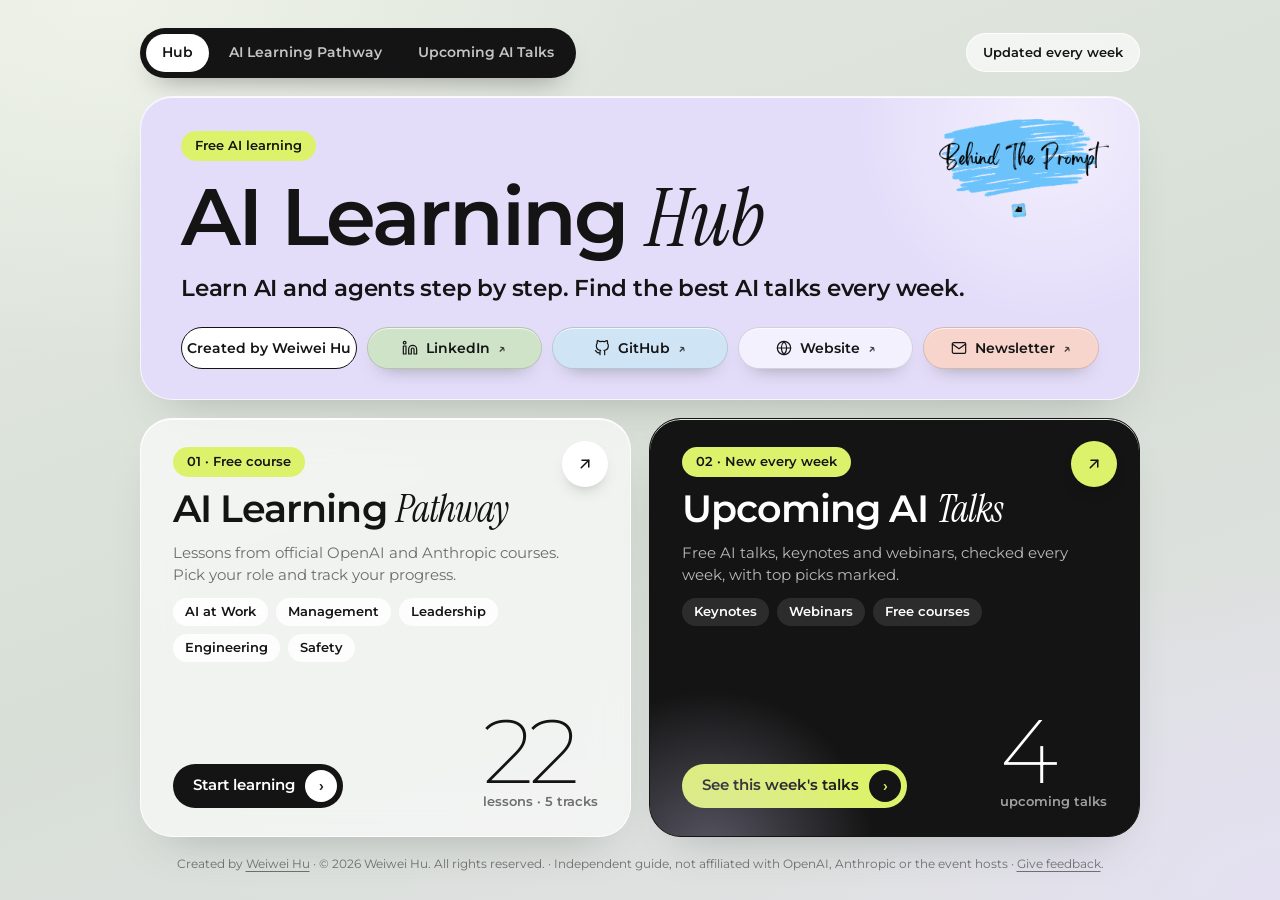
<file: index.html>
<!DOCTYPE html>
<html lang="en">
<head>
<meta charset="utf-8">
<title>AI Learning Hub</title>
<meta http-equiv="refresh" content="0; url=./docs/">
<link rel="canonical" href="https://wei-wei-hu.github.io/ai-learning-hub/">
</head>
<body>
<p>Opening the <a href="./docs/">AI Learning Hub</a>…</p>
</body>
</html>
</file>
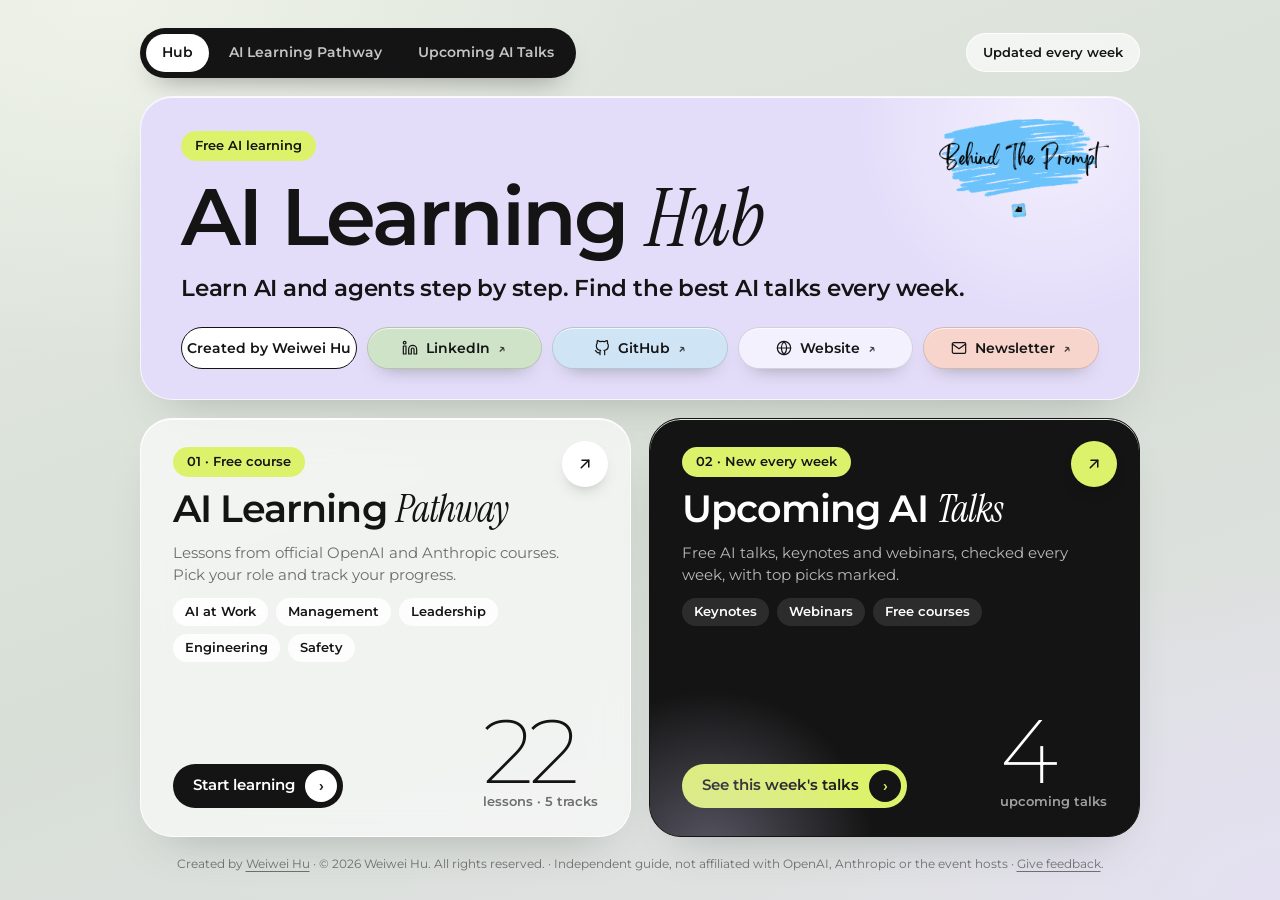
<file: docs/index.html>
<!DOCTYPE html>
<html lang="en">
<head>
<meta charset="utf-8">
<meta name="robots" content="index, follow, noai, noimageai">
<meta name="copyright" content="© 2026 Weiwei Hu. All rights reserved.">
<meta name="viewport" content="width=device-width, initial-scale=1">
<title>AI Learning Hub</title>
<meta name="description" content="Learn AI and agents step by step. Find the best AI talks every week. Created by Weiwei Hu.">
<meta property="og:title" content="AI Learning Hub">
<meta property="og:description" content="A free AI learning pathway with OpenAI and Anthropic, plus Upcoming AI Talks every week.">
<meta property="og:image" content="https://wei-wei-hu.github.io/ai-learning-hub/cover.png">
<meta property="og:url" content="https://wei-wei-hu.github.io/ai-learning-hub/">
<meta name="twitter:card" content="summary_large_image">
<meta name="twitter:image" content="https://wei-wei-hu.github.io/ai-learning-hub/cover.png">
<link rel="canonical" href="https://wei-wei-hu.github.io/ai-learning-hub/">
<link rel="preconnect" href="https://fonts.googleapis.com">
<link rel="preconnect" href="https://fonts.gstatic.com" crossorigin>
<link href="https://fonts.googleapis.com/css2?family=Instrument+Serif:ital@1&family=Montserrat:wght@400;500;600;700&display=swap" rel="stylesheet">
<style>
:root{--ink:#141414;--sub:rgba(20,20,20,.6);--lime:#DDF26B;--lav:#D9D2F7;--sage:#DDE5DA;--glass:rgba(255,255,255,.62);--line:rgba(255,255,255,.8)}
*{box-sizing:border-box;margin:0;padding:0}
html,body{height:100%}
body{padding:28px;font-family:Montserrat,system-ui,sans-serif;color:var(--ink);line-height:1.45;-webkit-font-smoothing:antialiased;
background:radial-gradient(900px 600px at 8% 0%,#EEF2E9 0%,transparent 60%),radial-gradient(800px 600px at 100% 100%,#E4E0F2 0%,transparent 55%),linear-gradient(160deg,#E3E9E0 0%,#D8DFD7 55%,#E2E2E6 100%)}
html{background:#DDE3DA}
a{color:inherit;text-decoration:none}
.page{width:100%;max-width:1000px;margin:0 auto;display:flex;flex-direction:column;gap:18px}
.glass{background:var(--glass);border:1px solid var(--line);border-radius:32px;box-shadow:0 24px 48px -28px rgba(60,70,60,.35),inset 0 1px 0 rgba(255,255,255,.9);-webkit-backdrop-filter:blur(18px);backdrop-filter:blur(18px)}
/* top bar */
.top{display:flex;align-items:center;justify-content:space-between;gap:12px}
.nav{display:flex;align-items:center;gap:4px;background:#141414;border-radius:999px;padding:6px;box-shadow:0 14px 28px -16px rgba(0,0,0,.5)}
.nav a{color:rgba(255,255,255,.75);font-size:13.5px;font-weight:600;padding:9px 16px;border-radius:999px}
.nav a.on{background:#fff;color:#141414}
.nav a:hover{color:#fff} .nav a.on:hover{color:#141414}
.date{font-size:13px;font-weight:600;background:var(--glass);border:1px solid var(--line);border-radius:999px;padding:9px 16px}
/* hero */
.hero{position:relative;padding:34px 40px 30px;overflow:hidden;background:#E4DDFA;border-color:rgba(255,255,255,.7)}
.hero::after{content:"";position:absolute;width:420px;height:420px;right:-120px;top:-180px;border-radius:50%;background:radial-gradient(circle,rgba(255,255,255,.55),transparent 65%);pointer-events:none}
.kick{display:inline-flex;align-items:center;gap:8px;font-size:12.5px;font-weight:600;background:var(--lime);border-radius:999px;padding:6px 14px}
h1{font-size:clamp(34px,6.4vw,80px);font-weight:600;letter-spacing:-.035em;line-height:1;margin:16px 0 14px;white-space:nowrap}
h1 em{font-family:"Instrument Serif",Georgia,serif;font-style:italic;font-weight:400;letter-spacing:-.01em}
.lede{font-size:clamp(16px,1.9vw,23px);font-weight:600;color:var(--ink);letter-spacing:-.01em;white-space:nowrap}
@media (max-width:899px){.lede{white-space:normal}}
.btp{position:absolute;top:22px;right:30px;z-index:1}
.btp img{display:block;width:170px;height:auto}
.by{display:grid;grid-template-columns:repeat(5,minmax(0,1fr));gap:10px;margin-top:22px;position:relative;z-index:1}
.by a,.by>span{position:relative;display:flex;align-items:center;justify-content:center;gap:8px;height:42px;border-radius:999px;padding:0 10px;font-size:14px;font-weight:600;white-space:nowrap;overflow:hidden;transition:transform .15s,box-shadow .15s,filter .15s}
.by a{color:#141414;border:1.5px solid rgba(20,20,20,.14);box-shadow:0 10px 20px -14px rgba(40,50,40,.6),inset 0 1px 0 rgba(255,255,255,.7)}
.by a:nth-of-type(1){background:#CFE3C9}
.by a:nth-of-type(2){background:#CFE4F5}
.by a:nth-of-type(3){background:#F4F1FF}
.by a:nth-of-type(4){background:#F7D4CC}
.by a .ar{font-size:13px;opacity:.8;transition:transform .15s}
.by svg{flex:none;width:16px;height:16px}
.by>span{background:#fff;color:#141414;font-weight:600;border:1.5px solid #141414}
.by a:hover{transform:translateY(-3px);border-color:#141414;box-shadow:0 16px 26px -14px rgba(40,50,40,.7)}
.by a:hover .ar{transform:translate(2px,-2px)}
.by a:active{transform:translateY(0)}
/* feature cards */
.cards{display:grid;grid-template-columns:1fr 1fr;gap:18px;flex:1;min-height:0}
.card{position:relative;padding:28px 32px;display:flex;flex-direction:column;gap:12px;overflow:hidden;transition:transform .15s,box-shadow .15s}
.card:hover{transform:translateY(-3px)}
.arr{position:absolute;top:22px;right:22px;width:46px;height:46px;border-radius:50%;display:grid;place-items:center;background:#fff;color:#141414;box-shadow:0 8px 18px -10px rgba(0,0,0,.4);transition:transform .2s}
.card:hover .arr{transform:rotate(45deg)}
.tag{align-self:flex-start;border-radius:999px;padding:6px 14px;font-size:12.5px;font-weight:600;background:var(--lime)}
.card h2{font-size:clamp(26px,3vw,38px);font-weight:600;letter-spacing:-.025em;line-height:1.05;padding-right:60px}
.card h2 em{font-family:"Instrument Serif",Georgia,serif;font-style:italic;font-weight:400}
.card p{font-size:15px;color:var(--sub);max-width:420px}
.chips{list-style:none;display:flex;flex-wrap:wrap;gap:8px}
.chips li{background:rgba(255,255,255,.85);border-radius:999px;padding:5px 12px;font-size:12.5px;font-weight:600}
.foot{margin-top:auto;display:flex;align-items:flex-end;justify-content:space-between;gap:12px}
.go{display:inline-flex;align-items:center;gap:10px;background:#141414;color:#fff;border-radius:999px;padding:6px 6px 6px 20px;font-size:14.5px;font-weight:600;white-space:nowrap}
.go i{width:32px;height:32px;border-radius:50%;background:#fff;color:#141414;display:grid;place-items:center;font-style:normal;font-size:15px}
.big{flex:none;font-size:clamp(56px,7vw,96px);font-weight:200;letter-spacing:-.05em;line-height:.85}
.big b{font-weight:200}
.big small{display:block;font-size:12.5px;font-weight:600;letter-spacing:0;text-align:right;color:var(--sub);margin-top:8px;white-space:nowrap}
.talks{background:#141414;color:#fff;border-color:#141414}
.talks p{color:rgba(255,255,255,.7)}
.talks .tag{background:var(--lime);color:#141414}
.talks .chips li{background:rgba(255,255,255,.1);color:#fff}
.talks .go{background:var(--lime);color:#141414}
.talks .go i{background:#141414;color:var(--lime)}
.talks .arr{background:var(--lime)}
.talks .big small{color:rgba(255,255,255,.6)}
.talks::before{content:"";position:absolute;width:360px;height:360px;left:-120px;bottom:-200px;border-radius:50%;background:radial-gradient(circle,rgba(217,210,247,.35),transparent 65%);pointer-events:none}
footer{text-align:center;font-size:12px;color:rgba(20,20,20,.55);padding:0 4px}
@media (min-width:1100px){footer{white-space:nowrap}}
footer a{text-decoration:underline;text-underline-offset:3px}
@media (min-width:900px) and (min-height:660px){
  body{display:flex;align-items:center;min-height:100vh;padding-left:clamp(28px,8vw,140px);padding-right:clamp(28px,8vw,140px)}
  .page{height:min(calc(100vh - 56px),880px)}
  @media (max-height:860px){body{padding-top:18px;padding-bottom:18px}.page{height:calc(100vh - 36px);gap:14px}.cards{gap:14px}h1{margin:12px 0 10px}.by{margin-top:16px}.hero{padding:26px 36px 24px}}
  @media (max-height:800px){.chips{display:none}.big{font-size:64px}}
}
@media (max-width:899px){.btp{position:static;display:block;width:max-content;margin-bottom:14px}.btp img{width:150px}.by{grid-template-columns:repeat(2,minmax(0,1fr))}.by>span{grid-column:1/-1}.cards{grid-template-columns:1fr}.card{min-height:320px}footer{justify-content:center;text-align:center}.date{display:none}}
@media (max-width:600px){body{padding:14px}.hero{padding:24px 20px 22px}h1{font-size:clamp(30px,10vw,44px)}.card{padding:24px 20px}.nav a{padding:8px 14px;font-size:13px}.nav .lg{display:none}}
</style>
</head>
<body>
<div class="page">
  <div class="top">
    <nav class="nav" aria-label="Main"><a class="on" href="./">Hub</a><a href="pathway/"><span class="lg">AI Learning </span>Pathway</a><a href="talks/"><span class="lg">Upcoming AI </span>Talks</a></nav>
    <span class="date">Updated every week</span>
  </div>

  <header class="hero glass">
    <a class="btp" href="https://behindprompt.substack.com/" target="_blank" rel="noopener" title="Behind The Prompt newsletter"><img src="assets/behind-the-prompt-logo.png" alt="Behind The Prompt newsletter" width="210" height="123"></a>
    <span class="kick">Free AI learning</span>
    <h1>AI Learning <em>Hub</em></h1>
    <p class="lede">Learn AI and agents step by step. Find the best AI talks every week.</p>
    <div class="by"><span>Created by Weiwei Hu</span><a href="https://www.linkedin.com/in/weiweihu/" target="_blank" rel="noopener"><svg aria-hidden="true" width="17" height="17" viewBox="0 0 24 24" fill="none" stroke="currentColor" stroke-width="1.8" stroke-linecap="round" stroke-linejoin="round"><path d="M16 8a6 6 0 0 1 6 6v7h-4v-7a2 2 0 0 0-4 0v7h-4v-7a6 6 0 0 1 6-6z"/><rect x="2" y="9" width="4" height="12"/><circle cx="4" cy="4" r="2"/></svg>LinkedIn<span class="ar" aria-hidden="true">↗</span></a><a href="https://github.com/wei-wei-hu/ai-learning-hub" target="_blank" rel="noopener"><svg aria-hidden="true" width="17" height="17" viewBox="0 0 24 24" fill="none" stroke="currentColor" stroke-width="1.8" stroke-linecap="round" stroke-linejoin="round"><path d="M9 19c-5 1.5-5-2.5-7-3m14 6v-3.87a3.37 3.37 0 0 0-.94-2.61c3.14-.35 6.44-1.54 6.44-7A5.44 5.44 0 0 0 20 4.77 5.07 5.07 0 0 0 19.91 1S18.73.65 16 2.48a13.38 13.38 0 0 0-7 0C6.27.65 5.09 1 5.09 1A5.07 5.07 0 0 0 5 4.77a5.44 5.44 0 0 0-1.5 3.78c0 5.42 3.3 6.61 6.44 7A3.37 3.37 0 0 0 9 18.13V22"/></svg>GitHub<span class="ar" aria-hidden="true">↗</span></a><a href="https://weiweihu.carrd.co/" target="_blank" rel="noopener"><svg aria-hidden="true" width="17" height="17" viewBox="0 0 24 24" fill="none" stroke="currentColor" stroke-width="1.8" stroke-linecap="round" stroke-linejoin="round"><circle cx="12" cy="12" r="10"/><path d="M2 12h20"/><path d="M12 2a15.3 15.3 0 0 1 4 10 15.3 15.3 0 0 1-4 10 15.3 15.3 0 0 1-4-10 15.3 15.3 0 0 1 4-10z"/></svg>Website<span class="ar" aria-hidden="true">↗</span></a><a href="https://behindprompt.substack.com/" target="_blank" rel="noopener"><svg aria-hidden="true" width="17" height="17" viewBox="0 0 24 24" fill="none" stroke="currentColor" stroke-width="1.8" stroke-linecap="round" stroke-linejoin="round"><rect x="2" y="4" width="20" height="16" rx="2"/><path d="m22 6-10 7L2 6"/></svg>Newsletter<span class="ar" aria-hidden="true">↗</span></a></div>
  </header>

  <section class="cards">
    <a class="card glass path" href="pathway/">
      <span class="arr" aria-hidden="true"><svg width="18" height="18" viewBox="0 0 24 24" fill="none" stroke="currentColor" stroke-width="2" stroke-linecap="round" stroke-linejoin="round"><path d="M7 17 17 7"/><path d="M8 7h9v9"/></svg></span>
      <span class="tag">01 · Free course</span>
      <h2>AI Learning <em>Pathway</em></h2>
      <p>Lessons from official OpenAI and Anthropic courses. Pick your role and track your progress.</p>
      <ul class="chips"><li>AI at Work</li><li>Management</li><li>Leadership</li><li>Engineering</li><li>Safety</li></ul>
      <div class="foot"><span class="go">Start learning <i>›</i></span><span class="big">22<small>lessons · 5 tracks</small></span></div>
    </a>
    <a class="card glass talks" href="talks/">
      <span class="arr" aria-hidden="true"><svg width="18" height="18" viewBox="0 0 24 24" fill="none" stroke="currentColor" stroke-width="2" stroke-linecap="round" stroke-linejoin="round"><path d="M7 17 17 7"/><path d="M8 7h9v9"/></svg></span>
      <span class="tag">02 · New every week</span>
      <h2>Upcoming AI <em>Talks</em></h2>
      <p>Free AI talks, keynotes and webinars, checked every week, with top picks marked.</p>
      <ul class="chips"><li>Keynotes</li><li>Webinars</li><li>Free courses</li></ul>
      <div class="foot"><span class="go">See this week's talks <i>›</i></span><span class="big" id="tcount" hidden><b>8</b><small>upcoming talks</small></span></div>
    </a>
  </section>

  <footer>
    <span>Created by <a href="https://weiweihu.carrd.co/" target="_blank" rel="noopener">Weiwei Hu</a> · © 2026 Weiwei Hu. All rights reserved. · Independent guide, not affiliated with OpenAI, Anthropic or the event hosts · <a href="https://forms.gle/9DdkzDKoyQURQJJZ9" target="_blank" rel="noopener">Give feedback</a>.</span>
  </footer>
</div>
<script>
fetch("talks/data.json",{cache:"no-store"}).then(r=>r.json()).then(d=>{
  var t=new Date(),k=t.getFullYear()+"-"+String(t.getMonth()+1).padStart(2,"0")+"-"+String(t.getDate()).padStart(2,"0");
  var n=(d.talks||[]).filter(x=>x.date>=k).length, el=document.getElementById("tcount");
  if(n>0){el.querySelector("b").textContent=n;el.querySelector("small").textContent=n==1?"upcoming talk":"upcoming talks";el.hidden=false;}
}).catch(()=>{});
</script>
</body>
</html>
</file>
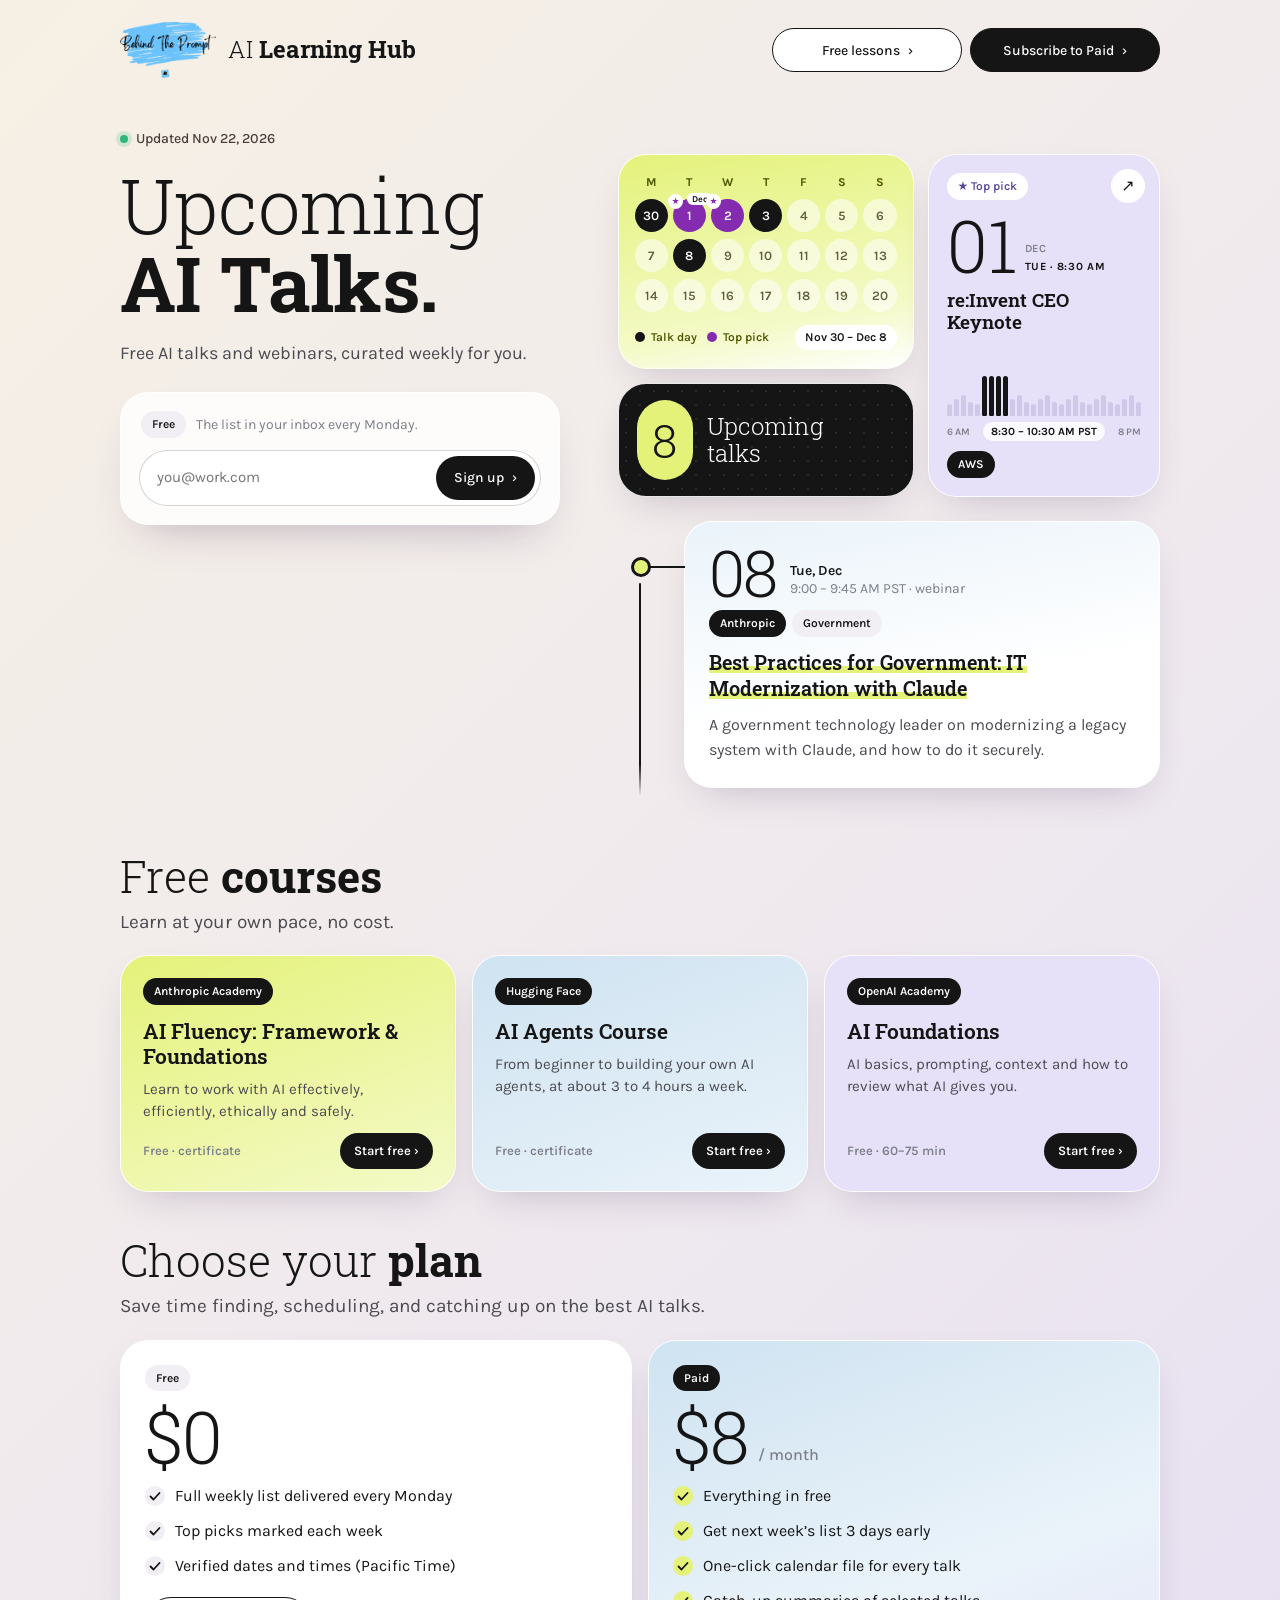
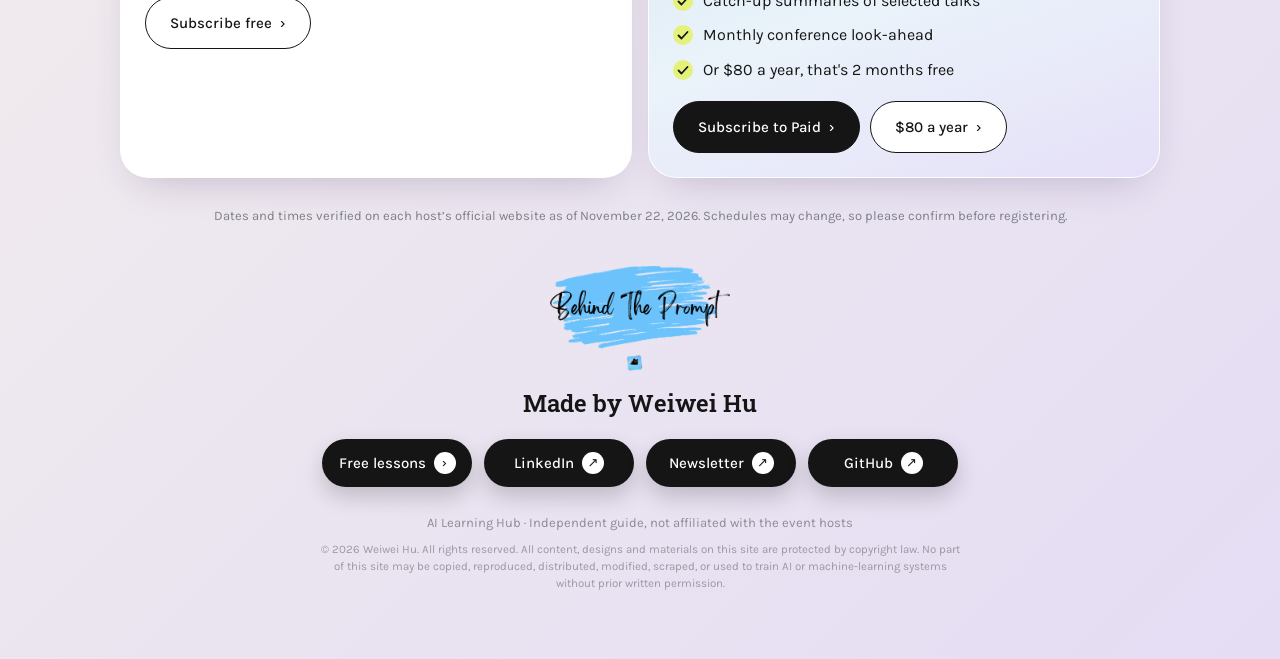
<file: docs/ai-talks/index.html>
<!doctype html>
<html lang="en">
<head>
<meta charset="utf-8">
<meta name="viewport" content="width=device-width,initial-scale=1">
<title>Upcoming AI Talks · AI Learning Hub</title>
<meta name="description" content="Free AI talks and webinars, curated weekly for you. All times PST. From AI Learning Hub by Weiwei Hu.">
<meta property="og:title" content="Upcoming AI Talks · AI Learning Hub">
<meta property="og:url" content="https://wei-wei-hu.github.io/ai-learning-hub/ai-talks/">
<link rel="canonical" href="https://wei-wei-hu.github.io/ai-learning-hub/ai-talks/">
<meta property="og:description" content="Free AI talks and webinars, curated weekly for you.">
<link rel="icon" href="data:image/svg+xml,%3Csvg xmlns=%22http://www.w3.org/2000/svg%22 viewBox=%220 0 32 32%22%3E%3Crect width=%2232%22 height=%2232%22 rx=%2216%22 fill=%22%23E4F27A%22/%3E%3Ctext x=%2216%22 y=%2221%22 text-anchor=%22middle%22 font-family=%22Georgia,serif%22 font-size=%2214%22 font-weight=%22700%22 fill=%22%23151515%22%3EAI%3C/text%3E%3C/svg%3E">
<link rel="preconnect" href="https://fonts.googleapis.com">
<link rel="preconnect" href="https://fonts.gstatic.com" crossorigin>
<link rel="stylesheet" href="https://fonts.googleapis.com/css2?family=Roboto+Slab:wght@300;400;600;700&family=Karla:wght@400;500;600;700&display=swap">
<style>
:root{
  color-scheme: light;
  /* AI Learning Hub: Upcoming AI Talks */
  --ink:#151515; --text:#4A4A50; --muted:#7C7F88; --line:#E6E2EA; --card:#fff;
  --bg1:#F6F0E4; --bg2:#F0EAEE; --bg3:#E4DDF4;
  /* color blocks from the design references */
  --lime:#E4F27A; --lime-2:#F4FAC8; --lime-ink:#4B5600;
  --lav:#E6E0F8; --lav-ink:#5A4A9A;
  --sage:#D7E6D9; --sage-ink:#2F5A3E;
  --sky:#CFE3F1; --sky-2:#EAF3FA; --sky-ink:#2C5877;
  --slab:"Roboto Slab",Rockwell,Georgia,serif; --body:Karla,"Helvetica Neue",system-ui,sans-serif;
  --shadow:0 16px 40px -18px rgba(60,40,80,.28);
}
*{box-sizing:border-box}
html{background:var(--bg1);scroll-behavior:smooth}
body{margin:0;min-height:100vh;font-family:var(--body);color:var(--ink);font-size:16px;line-height:1.55;background:linear-gradient(135deg,var(--bg1) 0%,var(--bg2) 45%,var(--bg3) 100%);-webkit-font-smoothing:antialiased}
a{color:inherit}
.wrap{max-width:1104px;margin:0 auto;padding:22px 32px 56px;overflow:hidden}
@media (max-width:600px){.wrap{padding-left:16px;padding-right:16px}}
h1,h2,h3{font-family:var(--slab);margin:0;color:var(--ink)}
h1 b,h2 b,h3 b{font-weight:700}

/* nav */
.top{display:flex;justify-content:space-between;align-items:center;gap:12px}
.brand{display:flex;align-items:center;gap:12px;text-decoration:none}
.logo{width:44px;height:44px;border-radius:50%;background:#151515;display:grid;place-items:center;box-shadow:0 6px 18px rgba(0,0,0,.06);flex:none}
.brand .wm{font-family:var(--slab);font-weight:300;font-size:24px;color:var(--ink)}
.brand .wm b{font-weight:700}
.brand .btp{height:56px;width:auto;display:block}
@media (max-width:480px){.brand .btp{height:44px}}
.nav{display:flex;gap:8px;flex-wrap:wrap;justify-content:flex-end}
.pill{display:inline-flex;align-items:center;justify-content:center;gap:8px;height:44px;padding:0 18px;border-radius:999px;font:500 14px var(--body);text-decoration:none;white-space:nowrap;cursor:pointer;background:#fff;color:#151515;border:1px solid #151515;transition:transform .15s}
.pill:hover{transform:translateY(-1px)}
.pill.dark{background:#151515;color:#fff}
.pill.lime{background:var(--lime);border-color:var(--lime)}
.pill.big{height:52px;padding:0 24px;font-size:15px}
.pill i{font-style:normal}
.nav{display:grid;grid-template-columns:repeat(2,minmax(0,190px));gap:8px}
.nav .short{display:none}
@media (max-width:600px){.brand .wm{display:none}}
@media (max-width:720px){.nav{grid-template-columns:repeat(2,auto)}.nav .long{display:none}.nav .short{display:inline}}
@media (max-width:480px){.nav{gap:6px}.nav .pill{padding:0 11px;font-size:13px;height:40px}}
@media (max-width:720px){.nav .hide-sm{display:none}.brand .wm{font-size:20px}}

/* hero */
.hero{display:grid;grid-template-columns:.92fr 1.08fr;gap:36px;align-items:center;padding:48px 0 30px}
@media (max-width:900px){.hero{grid-template-columns:1fr;gap:28px;padding-top:32px}}
.eyebrow{display:inline-flex;align-items:center;gap:8px;font-size:14px;font-weight:500;color:#4A3C3A;margin:0 0 16px}
.eyebrow .dot{width:8px;height:8px;border-radius:50%;background:#2FB67A;box-shadow:0 0 0 4px rgba(47,182,122,.18)}
.hero h1{font-weight:300;font-size:clamp(44px,7vw,76px);line-height:1.03;letter-spacing:-.01em}
.lede{font-size:18px;color:var(--text);max-width:520px;margin:18px 0 24px}
.signup{display:flex;gap:6px;background:#fff;border:1px solid #151515;padding:5px;border-radius:999px;max-width:500px}
.signup input{flex:1 1 180px;min-width:0;border:0;background:transparent;font:inherit;font-size:16px;padding:0 16px;outline:none}
.signup .pill{border:0}
.signup:focus-within{box-shadow:0 0 0 3px var(--lime)}
@media (max-width:480px){.signup{flex-direction:column;border-radius:26px}.signup input{flex:none;padding:12px 14px}.signup .pill{width:100%}}
.sr{position:absolute;width:1px;height:1px;overflow:hidden;clip:rect(0 0 0 0)}
#signup-msg{margin:10px 4px 0;font-size:15px;color:var(--text)}
.sub-link{display:inline-block;margin-top:14px;font-size:15px;font-weight:600;border-bottom:1.5px solid currentColor;text-decoration:none}

/* hero collage: layered floating cards */
.collage{position:relative;height:400px}
.fc{position:absolute;border-radius:28px;padding:20px;box-shadow:var(--shadow);border:1.5px solid rgba(255,255,255,.9)}
.fc small{display:block;font-size:13px;color:var(--muted)}
.fc .n{font-family:var(--slab);font-weight:300;font-size:84px;line-height:.9;letter-spacing:-.03em}
.fc-a{left:4%;top:0;width:70%;height:260px;background:linear-gradient(160deg,var(--lime) 0%,var(--lime-2) 100%)}
.fc-a .bars{position:absolute;left:20px;right:20px;bottom:18px;display:flex;align-items:flex-end;gap:8px;height:74px}
.fc-a .bars span{flex:1;background:#151515;border-radius:8px 8px 4px 4px;opacity:.85}
.fc-a .bars span.off{background:rgba(21,21,21,.12)}
.fc-a .days{position:absolute;left:20px;right:20px;bottom:-2px;display:flex;gap:8px;font-size:11px;color:var(--lime-ink)}
.fc-a .days b{flex:1;text-align:center;font-weight:600}
.fc-b{right:0;top:28px;width:44%;background:#fff;text-align:center}
.ring{--p:40;width:120px;height:120px;border-radius:50%;margin:8px auto 6px;background:conic-gradient(#151515 calc(var(--p)*1%),var(--sky) 0);display:grid;place-items:center}
.ring::before{content:"";grid-area:1/1;width:92px;height:92px;border-radius:50%;background:#fff}
.ring b{grid-area:1/1;font-family:var(--slab);font-size:30px;font-weight:600}
.fc-c{right:0;left:auto;bottom:0;width:62%;background:var(--lav)}
.fc-c .row{display:flex;align-items:center;gap:12px;margin-top:8px}
.fc-c .num{font-family:var(--slab);font-size:48px;font-weight:300;line-height:.9}
.fc-c b{display:block;font-weight:600;line-height:1.3}
.fc-d{right:2%;bottom:34px;width:38%;background:#151515;color:#fff;background-image:radial-gradient(rgba(255,255,255,.09) 1.5px,transparent 1.5px);background-size:13px 13px}
.fc-d small{color:#B9BCC4}
.fc-d .n{font-size:56px;color:var(--lime)}
.tag{display:inline-flex;align-items:center;gap:6px;font-size:12px;font-weight:600;padding:4px 11px;border-radius:999px;background:#fff;color:var(--ink);white-space:nowrap}
.tag.dark{background:#151515;color:#fff}
.tag.lime{background:var(--lime);color:var(--lime-ink)}
.tag.lav{background:var(--lav);color:var(--lav-ink)}
.tag.sage{background:var(--sage);color:var(--sage-ink)}
.tag.sky{background:var(--sky);color:var(--sky-ink)}
@media (max-width:560px){.collage{height:330px}.fc .n{font-size:64px}.ring{width:96px;height:96px}.ring::before{width:72px;height:72px}.ring b{font-size:24px}.fc-a{left:0;width:82%;height:220px}.fc-b{width:46%}.fc-c{width:80%}.fc-d{width:44%}.fc{padding:16px}}

/* hero tiles: aligned two-tile grid */
.hgrid{display:grid;grid-template-columns:repeat(2,minmax(0,1fr));gap:16px;align-self:center;height:400px}
.ht{border-radius:28px;padding:22px;box-shadow:var(--shadow);border:1.5px solid rgba(255,255,255,.9);display:flex;flex-direction:column;gap:6px;min-height:340px}
.ht .tag{align-self:flex-start}
.ht-num{font-family:var(--slab);font-weight:300;font-size:96px;line-height:.9;letter-spacing:-.04em;margin-top:18px}
.ht-cap{margin:0;font-size:14px;color:var(--text)}
.ht-count{background:linear-gradient(160deg,var(--lime) 0%,var(--lime-2) 100%)}
.ht-count .ht-cap{color:var(--lime-ink)}
.ht-bars{margin-top:auto;display:flex;gap:6px;height:96px;align-items:stretch}
.ht-bars div{flex:1;display:flex;flex-direction:column;justify-content:flex-end;align-items:center;gap:6px}
.ht-bars span{width:100%;border-radius:8px 8px 4px 4px;background:rgba(21,21,21,.12)}
.ht-bars .on span{background:#151515}
.ht-bars b{font-size:11px;font-weight:600;color:var(--lime-ink)}
.ht-next{background:var(--lav)}
.ht-next>.tag{background:#fff;color:var(--lav-ink)}
.ht-title{margin-top:auto;font-family:var(--slab);font-weight:600;font-size:20px;line-height:1.25}
.ht-meta{display:flex;gap:6px;flex-wrap:wrap;margin-top:6px}
.ht-meta .tag{align-self:auto}
@media (max-width:560px){.hgrid{height:auto}.ht{min-height:260px;padding:18px}.ht-num{font-size:68px;margin-top:12px}.ht-title{font-size:17px}.ht-bars{height:70px}}

/* sections */
.sec{display:flex;justify-content:space-between;align-items:flex-end;gap:12px;flex-wrap:wrap;margin:44px 0 18px}
.sec h2{font-weight:300;font-size:clamp(30px,4.5vw,44px);line-height:1.1}
.sec p{margin:0;color:var(--muted);font-size:15px}

/* talk cards */
.talks{display:grid;grid-template-columns:repeat(2,minmax(0,1fr));gap:16px}
@media (max-width:760px){.talks{grid-template-columns:1fr}}
.card{background:var(--card);border-radius:28px;padding:24px;box-shadow:var(--shadow);border:1.5px solid rgba(255,255,255,.9);min-width:0}
.talk{display:grid;gap:12px;align-content:start}
.talk.pick{background:linear-gradient(170deg,var(--lime-2) 0%,#fff 60%)}
.talk.sky{background:linear-gradient(170deg,var(--sky-2) 0%,#fff 60%)}
.when{display:flex;align-items:flex-end;gap:14px}
.when .num{font-family:var(--slab);font-weight:300;font-size:64px;line-height:.82;letter-spacing:-.03em}
.when div{display:grid;font-size:14px;color:var(--muted);line-height:1.3}
.when div b{color:var(--ink);font-weight:600}
.tags{display:flex;gap:6px;flex-wrap:wrap}
.tags .tag{background:#F2EFF4}
.tags .tag.dark{background:#151515}
.tags .tag.lime{background:var(--lime)}
.talk h3{font-size:20px;font-weight:600;line-height:1.3}
.talk h3 a{text-decoration:none;background-image:linear-gradient(var(--lime),var(--lime));background-size:100% 7px;background-repeat:no-repeat;background-position:0 92%}
.talk p{margin:0}
.take{color:var(--text)}
.why{font-size:15px;background:rgba(246,240,228,.7);border-radius:18px;padding:12px 14px}
.unv{font-size:14px;color:#8a5a00}
.wide{grid-column:1/-1}

/* paid examples (bento) */
.bento{display:grid;grid-template-columns:repeat(6,minmax(0,1fr));gap:16px}
.bento>*{grid-column:span 3}
.bento .s2{grid-column:span 2}.bento .s4{grid-column:span 4}
@media (max-width:860px){.bento>*,.bento .s2,.bento .s4{grid-column:1/-1}}
.blk{border-radius:28px;padding:24px;box-shadow:var(--shadow);border:1.5px solid rgba(255,255,255,.9);display:grid;gap:12px;align-content:start;position:relative;min-width:0}
.blk h3{font-size:24px;font-weight:300;line-height:1.2}
.blk p{margin:0}
.blk .lock{position:absolute;top:20px;right:20px;width:34px;height:34px;border-radius:50%;background:rgba(255,255,255,.85);display:grid;place-items:center}
.b-dark{background:#151515;color:#fff;background-image:radial-gradient(rgba(255,255,255,.08) 1.5px,transparent 1.5px);background-size:14px 14px}
.b-dark h3{color:#fff}.b-dark p{color:#C4C7CE}
.b-dark .lock{background:rgba(255,255,255,.12)}
.cal{display:grid;grid-template-columns:repeat(7,1fr);gap:6px;margin-top:4px}
.cal span{aspect-ratio:1;border-radius:10px;background:rgba(255,255,255,.07);display:grid;place-items:center;font-size:12px;color:#9EA2AA}
.cal span.on{background:var(--lime);color:#151515;font-weight:700}
.b-lime{background:linear-gradient(160deg,var(--lime) 0%,var(--lime-2) 100%)}
.b-lime .big{font-family:var(--slab);font-weight:300;font-size:96px;line-height:.85;letter-spacing:-.03em}
.b-lime .big small{font-size:22px;letter-spacing:0;font-family:var(--body);font-weight:600}
.week{display:flex;gap:6px}
.week span{flex:1;text-align:center;font-size:12px;font-weight:600;padding:8px 0;border-radius:12px;background:rgba(255,255,255,.55)}
.week span.on{background:#151515;color:var(--lime)}
.b-lav{background:var(--lav)}
.recap{background:rgba(255,255,255,.8);border-radius:20px;padding:14px 16px;display:grid;gap:4px}
.recap .meta{font-size:13px;color:var(--lav-ink);font-weight:600}
.recap b{font-family:var(--slab);font-weight:600;font-size:16px;line-height:1.3}
.recap p{font-size:15px;color:var(--text)}
.recap a{font-size:14px;color:var(--lav-ink);font-weight:600}
.b-sage{background:var(--sage)}
.conf{background:rgba(255,255,255,.75);border-radius:20px;padding:16px;display:grid;gap:4px}
.conf .range{font-family:var(--slab);font-weight:300;font-size:34px;line-height:1;letter-spacing:-.02em}
.conf b{font-weight:600}
.conf a{text-decoration:none;border-bottom:1.5px solid currentColor}
.conf p{font-size:15px;color:var(--text)}
.note{font-size:13px;color:var(--muted);margin:0}

/* pricing */
.plans{display:grid;grid-template-columns:repeat(2,minmax(0,1fr));gap:16px}
@media (max-width:760px){.plans{grid-template-columns:1fr}}
.plan{display:grid;gap:14px;align-content:start}
.price{font-family:var(--slab);font-weight:300;font-size:72px;line-height:.9;letter-spacing:-.03em;display:flex;align-items:flex-end;gap:10px;flex-wrap:wrap}
.price small{font-family:var(--body);font-size:16px;font-weight:500;color:var(--muted);letter-spacing:0;padding-bottom:8px}
.plan .value{margin:0;font-family:var(--slab);font-weight:600;font-size:21px;line-height:1.3;color:#151515;max-width:30ch}
.plan ul{margin:0;padding:0;list-style:none;display:grid;gap:10px}
.plan li{display:flex;gap:10px;align-items:flex-start}
.plan li::before{content:"";flex:none;width:20px;height:20px;margin-top:2px;border-radius:50%;background:#F2EFF4 url("data:image/svg+xml,%3Csvg xmlns='http://www.w3.org/2000/svg' viewBox='0 0 20 20'%3E%3Cpath d='M5.5 10.5l3 3L14.5 7' fill='none' stroke='%23151515' stroke-width='1.8' stroke-linecap='round' stroke-linejoin='round'/%3E%3C/svg%3E") center/20px no-repeat}
.plan.paid{background:linear-gradient(160deg,var(--sky) 0%,var(--sky-2) 55%,var(--lav) 100%)}
.plan.paid li::before{background-color:var(--lime)}
.plan .acts{display:flex;gap:10px;flex-wrap:wrap;margin-top:4px}
.save{display:flex;align-items:center;gap:12px;background:rgba(255,255,255,.7);border-radius:20px;padding:12px 14px}
.save .ring{--p:17;width:58px;height:58px;margin:0;background:conic-gradient(#151515 calc(var(--p)*1%),#fff 0)}
.save .ring::before{width:42px;height:42px;background:#EAF3FA}
.save .ring b{font-size:13px}
.save p{margin:0;font-size:14px;color:var(--text)}

.about{display:grid;grid-template-columns:auto 1fr;gap:18px;align-items:center;margin-top:44px}
@media (max-width:560px){.about{grid-template-columns:1fr}}
.about .logo{width:60px;height:60px}
.about p{margin:0}
footer{font-size:13px;color:var(--muted);text-align:center;padding-top:28px}
/* footer */
.closer{padding:40px 0 10px;text-align:center}
.follow-label{margin:0 0 16px;font-family:var(--slab);font-weight:600;font-size:24px;color:#151515}
.social-row{display:grid;grid-template-columns:repeat(4,150px);gap:12px;justify-content:center}
.social-pill{display:flex;align-items:center;justify-content:center;gap:8px;height:48px;padding:13px 16px;border-radius:999px;background:#151515;color:#fff;font:500 15px var(--body);text-decoration:none;box-shadow:0 10px 22px rgba(0,0,0,.18)}
.social-pill span{width:22px;height:22px;border-radius:50%;background:#fff;color:#151515;display:grid;place-items:center;font-size:13px}
.social-pill:hover{transform:translateY(-1px)}
@media (max-width:680px){.social-row{grid-template-columns:repeat(2,minmax(0,1fr));max-width:340px;margin:0 auto}}
.foot{margin:26px 0 0;font-size:13px;color:#8C8C92}
.foot.legal{max-width:640px;margin:8px auto 0;font-size:11.5px;line-height:1.5;opacity:.85}
/* timeline */
.talks.tl{display:block;position:relative;padding:8px 0}
.talks.tl::before{content:"";position:absolute;left:50%;top:0;bottom:0;width:2px;margin-left:-1px;background:linear-gradient(#151515 0%,#151515 85%,rgba(21,21,21,0) 100%);border-radius:2px}
.talks.tl .talk{position:relative;width:calc(50% - 44px);margin:0}
.talks.tl .talk+.talk{margin-top:-70px}
.talks.tl .talk:nth-child(odd){margin-right:auto}
.talks.tl .talk:nth-child(even){margin-left:auto}
.talks.tl .talk::before{content:"";position:absolute;top:44px;width:44px;height:2px;background:#151515}
.talks.tl .talk:nth-child(odd)::before{right:-44px}
.talks.tl .talk:nth-child(even)::before{left:-44px}
.talks.tl .talk::after{content:"";position:absolute;top:35px;width:20px;height:20px;border-radius:50%;background:var(--lime);border:3px solid #151515;box-sizing:border-box}
.talks.tl .talk:nth-child(odd)::after{right:-54px}
.talks.tl .talk:nth-child(even)::after{left:-54px}
.talks.tl .talk h3 a::after{content:"";position:absolute;inset:0;border-radius:28px}
.talks.tl .talk{transition:transform .15s,box-shadow .15s}
.talks.tl .talk:hover{transform:translateY(-3px);box-shadow:0 22px 46px -18px rgba(60,40,80,.38)}
.talks.tl .wide{grid-column:auto}
@media (max-width:760px){
  .talks.tl{padding-left:30px}
  .talks.tl::before{left:9px}
  .talks.tl .talk,.talks.tl .talk:nth-child(even),.talks.tl .talk:nth-child(odd){width:100%;margin:0}
  .talks.tl .talk+.talk{margin-top:16px}
  .talks.tl .talk:nth-child(n)::before{left:-21px;right:auto;width:21px}
  .talks.tl .talk:nth-child(n)::after{left:-31px;right:auto}
}
#paid-thanks{position:fixed;left:16px;right:16px;bottom:16px;max-width:520px;margin:0 auto;z-index:5;background:#151515;color:#fff;border-radius:22px;padding:16px 20px;box-shadow:var(--shadow)}
a:focus-visible,button:focus-visible{outline:2px solid #151515;outline-offset:3px}
#plans{display:block}
.sec .sec-sub{margin-top:8px!important;flex-basis:100%;margin:2px 0 0;font-size:19px;color:var(--text);max-width:640px}
[hidden]{display:none!important}
.join{max-width:440px;border-radius:28px;background:rgba(255,255,255,.82);border:1px solid rgba(255,255,255,.9);box-shadow:0 22px 46px -24px rgba(60,40,80,.35);padding:18px;backdrop-filter:blur(6px)}
.join-top{display:flex;align-items:center;gap:10px;margin:0 0 12px 2px}
.join-top .tag{background:#F2EFF4}
.join-k{font-size:14px;color:var(--muted)}
.join .signup{max-width:none;border:1px solid rgba(21,21,21,.18);background:#fff}
.join .signup input{padding:0 12px;font-size:15px}
.join.done{background:#151515;border-color:#151515;color:#fff;padding:24px}
.join-done h3{font-family:var(--slab);font-weight:300;font-size:30px;line-height:1.15;margin:16px 0 0;color:#fff}
.join-done p{margin:8px 0 0;color:#cfcfcf;font-size:15px}
.join-done .pill{margin-top:20px;color:#151515}
#signup-msg{margin:10px 4px 0;font-size:14px}
@media (max-width:480px){.join{padding:14px}.join .signup{flex-direction:row;border-radius:999px}.join .signup input{padding:0 10px}.join .signup .pill{width:auto}}
/* hero bento: calendar, count capsule, top pick (filled weekly from talks.json) */
.bento{display:grid;grid-template-columns:1.12fr .88fr;grid-template-areas:"cal top" "cnt top";gap:14px;align-self:center}
.bento>*{border-radius:28px;box-shadow:var(--shadow);border:1.5px solid rgba(255,255,255,.9)}
.b-cal{grid-area:cal;background:linear-gradient(170deg,var(--lime) 0%,var(--lime-2) 75%,#fff 100%);padding:18px 16px;display:flex;flex-direction:column;gap:7px}
.cal-h,.cal-r{display:grid;grid-template-columns:repeat(7,1fr);gap:5px;text-align:center}
.cal-h b{font-size:12px;color:var(--lime-ink)}
.cal-r span{position:relative;aspect-ratio:1;border-radius:50%;background:rgba(255,255,255,.55);display:grid;place-items:center;font:600 13px var(--body);color:#5b5f3a}
.cal-r span i{position:absolute;top:-6px;right:-7px;font:700 9px var(--body);font-style:normal;background:#fff;color:var(--ink);padding:1px 5px;border-radius:999px}
.cal-r span.on{background:#151515;color:#fff}
.cal-r span.tp{background:#852BAF;color:#fff}
.cal-r span.tp::before{content:"★";position:absolute;top:-5px;left:-5px;width:15px;height:15px;border-radius:50%;background:#fff;color:#852BAF;font-size:9px;line-height:15px;text-align:center}
.cal-k{margin-top:6px;display:flex;gap:10px;flex-wrap:wrap;align-items:center;font-size:12px;font-weight:600;color:var(--lime-ink)}
.cal-k span{display:inline-flex;align-items:center;gap:6px}
.cal-k i{width:10px;height:10px;border-radius:50%;background:#151515}
.cal-k i.k-top{background:#852BAF}
.cal-k .rng{margin-left:auto;background:#fff;color:var(--ink);padding:3px 10px;border-radius:999px}
.b-count{grid-area:cnt;background:#151515;color:#fff;background-image:radial-gradient(rgba(255,255,255,.09) 1.5px,transparent 1.5px);background-size:14px 14px;padding:16px 18px;display:flex;align-items:center;gap:14px}
.cnum{width:56px;height:80px;border-radius:999px;background:var(--lime);color:#151515;display:grid;place-items:center;font:300 46px var(--slab);flex:none}
.clab{font:300 24px/1.1 var(--slab)}
.b-top{grid-area:top;position:relative;background:var(--lav);padding:18px;display:flex;flex-direction:column;gap:10px;color:var(--ink);text-decoration:none;transition:transform .15s,box-shadow .15s}
.b-top:hover{transform:translateY(-3px);box-shadow:0 22px 46px -18px rgba(60,40,80,.38)}
.b-top>.tag{align-self:flex-start;color:var(--lav-ink)}
.b-top>.tag.dark{color:#fff}
.b-arrow{position:absolute;top:14px;right:14px;width:34px;height:34px;border-radius:50%;background:#fff;display:grid;place-items:center;font-size:16px}
.tp-d{display:flex;align-items:flex-end;gap:8px;margin-top:4px}
.tp-d .num{font:300 72px/0.9 var(--slab)}
.tp-d .mo{display:flex;flex-direction:column;font-size:11px;letter-spacing:.06em;color:var(--muted);font-weight:600;padding-bottom:4px}
.tp-d .mo b{color:var(--ink)}
.b-top .ttl{font-family:var(--slab);font-weight:600;font-size:19px;line-height:1.2}
.tbar{margin-top:auto;display:grid;gap:6px}
.tbar .bars{display:flex;align-items:flex-end;gap:2px;height:40px}
.tbar .bars span{flex:1;border-radius:4px 4px 2px 2px;background:rgba(90,74,154,.16)}
.tbar .bars span.on{background:#151515}
.tlab{display:flex;justify-content:space-between;align-items:center;font:600 10px var(--body);color:var(--muted)}
.tlab b{font-size:11px;color:var(--ink);background:rgba(255,255,255,.85);padding:3px 8px;border-radius:999px}
@media (max-width:560px){.bento{grid-template-columns:1fr;grid-template-areas:"cal" "cnt" "top"}.cal-r span{font-size:15px}.cal-h b,.cal-k{font-size:13px}.tp-d .num{font-size:84px}.b-top{min-height:0}}
.courses .sec{display:block;margin-top:56px}
.c-grid{display:grid;grid-template-columns:repeat(auto-fit,minmax(280px,1fr));gap:16px}
.course{position:relative;border-radius:28px;padding:22px;box-shadow:var(--shadow);border:1.5px solid rgba(255,255,255,.9);display:flex;flex-direction:column;gap:10px;color:var(--ink);text-decoration:none;transition:transform .15s,box-shadow .15s;min-height:230px}
.course:hover{transform:translateY(-3px);box-shadow:0 22px 46px -18px rgba(60,40,80,.38)}
.course.k0{background:linear-gradient(160deg,var(--lime) 0%,var(--lime-2) 100%)}
.course.k1{background:linear-gradient(160deg,var(--sky) 0%,var(--sky-2) 100%)}
.course.k2{background:var(--lav)}
.course .tag{align-self:flex-start}
.course h3{font-family:var(--slab);font-weight:600;font-size:21px;line-height:1.2;margin:4px 0 0}
.course p{margin:0;font-size:15px;line-height:1.45;color:var(--text)}
.course .c-foot{margin-top:auto;display:flex;align-items:center;justify-content:space-between;gap:10px;font-size:13px;font-weight:600;color:var(--muted)}
.course .c-go{background:#151515;color:#fff;border-radius:999px;padding:8px 14px;font-size:13px;white-space:nowrap}
@media (max-width:820px){.c-grid{grid-template-columns:1fr}.course{min-height:0}}
</style>
</head>
<body>
<div class="wrap">

  <nav class="top">
    <div class="brand"><a href="https://behindprompt.substack.com/" target="_blank" rel="noopener" title="Behind The Prompt newsletter"><img class="btp" src="../assets/behind-the-prompt-logo.png" alt="Behind The Prompt newsletter" width="96" height="56"></a><a class="wm" href="../" style="text-decoration:none">AI <b>Learning Hub</b></a></div>
    <div class="nav">
      <a class="pill" href="../">Free lessons <i aria-hidden="true">›</i></a>
      <a class="pill dark" href="#plans" data-pay="monthly">Subscribe to Paid <i aria-hidden="true">›</i></a>
    </div>
  </nav>

  <header class="hero">
    <div>
      <p class="eyebrow"><span class="dot" aria-hidden="true"></span><!--T:UPDATED-->Updated Nov 22, 2026<!--/T:UPDATED--></p>
      <h1>Upcoming <b>AI Talks.</b></h1>
      <p class="lede">Free AI talks and webinars, curated weekly for you.</p>
      <!-- Free signup: saved to the Upcoming AI Talks Google Sheet by the Apps Script in ai-talks/apps-script.gs -->
      <div class="join" id="join">
        <div class="join-form">
          <div class="join-top"><span class="tag">Free</span><span class="join-k">The list in your inbox every Monday.</span></div>
          <form class="signup" id="signup" novalidate>
            <input type="text" name="website" tabindex="-1" autocomplete="off" aria-hidden="true" style="position:absolute;left:-9999px;width:1px;height:1px">
            <label for="email" class="sr">Your email</label>
            <input id="email" type="email" name="email" placeholder="you@work.com" autocomplete="email" required>
            <button class="pill dark" type="submit">Sign up <i aria-hidden="true">›</i></button>
          </form>
          <p id="signup-msg" role="status" aria-live="polite" hidden></p>
        </div>
        <div class="join-done" id="join-done" hidden>
          <span class="tag lime" id="join-tag">Subscribed</span>
          <h3 id="join-h">You're already subscribed.</h3>
          <p id="join-p" hidden></p>
          <a class="pill lime big" id="join-paid" href="#plans" data-pay="monthly">Subscribe to Paid <i aria-hidden="true">›</i></a>
        </div>
      </div>
    </div>

    <!--T:HERO-->    <div class="bento">
      <div class="b-cal" aria-label="Talk days">
        <div class="cal-h"><b>M</b><b>T</b><b>W</b><b>T</b><b>F</b><b>S</b><b>S</b></div><div class="cal-r"><span class="on">30</span><span class="on tp">1<i>Dec</i></span><span class="on tp">2</span><span class="on">3</span><span class="">4</span><span class="">5</span><span class="">6</span></div><div class="cal-r"><span class="">7</span><span class="on">8</span><span class="">9</span><span class="">10</span><span class="">11</span><span class="">12</span><span class="">13</span></div><div class="cal-r"><span class="">14</span><span class="">15</span><span class="">16</span><span class="">17</span><span class="">18</span><span class="">19</span><span class="">20</span></div>
        <div class="cal-k"><span><i></i>Talk day</span><span><i class="k-top"></i>Top pick</span><span class="rng">Nov 30 – Dec 8</span></div>
      </div>
      <div class="b-count"><span class="cnum">8</span><span class="clab">Upcoming<br>talks</span></div>
      <a class="b-top" href="https://aws.amazon.com/events/reinvent/livestream/" target="_blank" rel="noopener">
        <span class="b-arrow" aria-hidden="true">↗</span>
        <span class="tag">★ Top pick</span>
        <div class="tp-d"><span class="num">01</span><span class="mo">DEC<b>TUE · 8:30 AM</b></span></div>
        <div class="ttl">re:Invent CEO Keynote</div>
        <div class="tbar"><div class="bars"><span class="" style="height:30%"></span><span class="" style="height:42%"></span><span class="" style="height:54%"></span><span class="" style="height:36%"></span><span class="" style="height:30%"></span><span class="on" style="height:100%"></span><span class="on" style="height:100%"></span><span class="on" style="height:100%"></span><span class="on" style="height:100%"></span><span class="" style="height:42%"></span><span class="" style="height:54%"></span><span class="" style="height:36%"></span><span class="" style="height:30%"></span><span class="" style="height:42%"></span><span class="" style="height:54%"></span><span class="" style="height:36%"></span><span class="" style="height:30%"></span><span class="" style="height:42%"></span><span class="" style="height:54%"></span><span class="" style="height:36%"></span><span class="" style="height:30%"></span><span class="" style="height:42%"></span><span class="" style="height:54%"></span><span class="" style="height:36%"></span><span class="" style="height:30%"></span><span class="" style="height:42%"></span><span class="" style="height:54%"></span><span class="" style="height:36%"></span></div><div class="tlab"><span>6 AM</span><b>8:30 – 10:30 AM PST</b><span>8 PM</span></div></div>
        <span class="tag dark">AWS</span>
      </a>
    </div>
<!--/T:HERO-->
  </header>

  <!-- ===== WEEKLY LIST: filled from talks.json by ai-talks/build.mjs ===== -->
  <section class="talks tl" id="talks" style="margin-top:28px">
<!--T:LIST-->
    <article class="card talk " data-date="2026-11-30">
      <div class="when"><span class="num">30</span><div><b>Mon, Nov</b>8:00 AM PST · livestream</div></div>
      <div class="tags"><span class="tag dark">Anthropic</span><span class="tag">Free stream</span></div>
      <h3><a href="https://www.anthropic.com/events/anthropic-at-aws-re-invent-2026" target="_blank" rel="noopener">Anthropic at AWS re:Invent 2026</a></h3>
      <p class="take">Anthropic's sessions and demos from re:Invent in Las Vegas, with a livestream on the event page.</p>
    </article>

    <article class="card talk sky" data-date="2026-11-30">
      <div class="when"><span class="num">30</span><div><b>Mon, Nov</b>7:30 – 8:45 PM PST · livestream</div></div>
      <div class="tags"><span class="tag dark">AWS</span><span class="tag">Free stream</span></div>
      <h3><a href="https://aws.amazon.com/events/reinvent/livestream/" target="_blank" rel="noopener">re:Invent Developer Keynote</a></h3>
      <p class="take">AWS engineers including Marc Brooker and Clare Liguori on how builders are working with AI agents.</p>
    </article>

    <article class="card talk pick" data-date="2026-12-01">
      <div class="when"><span class="num">01</span><div><b>Tue, Dec</b>8:30 – 10:30 AM PST · livestream</div></div>
      <div class="tags"><span class="tag dark">AWS</span><span class="tag lime">Top pick</span><span class="tag">Free stream</span></div>
      <h3><a href="https://aws.amazon.com/events/reinvent/livestream/" target="_blank" rel="noopener">re:Invent CEO Keynote with Matt Garman</a></h3>
      <p class="take">Amazon's biggest AI announcements of the year, with guests Sam Altman of OpenAI and Tony Xu of DoorDash.</p>
    </article>

    <article class="card talk pick" data-date="2026-12-02">
      <div class="when"><span class="num">02</span><div><b>Wed, Dec</b>8:30 – 10:00 AM PST · livestream</div></div>
      <div class="tags"><span class="tag dark">AWS</span><span class="tag lime">Top pick</span><span class="tag">Free stream</span></div>
      <h3><a href="https://aws.amazon.com/events/reinvent/livestream/" target="_blank" rel="noopener">re:Invent Data and AI Keynote with Swami Sivasubramanian</a></h3>
      <p class="take">How AWS sees data and AI agents coming together, with stories from Delta Air Lines and Cox Automotive. Useful for leaders planning next year.</p>
    </article>

    <article class="card talk " data-date="2026-12-02">
      <div class="when"><span class="num">02</span><div><b>Wed, Dec</b>3:00 – 4:00 PM PST · livestream</div></div>
      <div class="tags"><span class="tag dark">AWS</span><span class="tag">Free stream</span></div>
      <h3><a href="https://aws.amazon.com/events/reinvent/livestream/" target="_blank" rel="noopener">re:Invent Partner Keynote</a></h3>
      <p class="take">Ruba Borno and Matt Garman on working with AWS partners, with Marriott International and Presidio.</p>
    </article>

    <article class="card talk sky" data-date="2026-12-03">
      <div class="when"><span class="num">03</span><div><b>Thu, Dec</b>8:30 – 10:00 AM PST · livestream</div></div>
      <div class="tags"><span class="tag dark">AWS</span><span class="tag">Free stream</span></div>
      <h3><a href="https://aws.amazon.com/events/reinvent/livestream/" target="_blank" rel="noopener">re:Invent Technical Innovations Keynote</a></h3>
      <p class="take">Matt Wood and AWS leaders on new chips, security and the technology behind AI at scale.</p>
    </article>

    <article class="card talk " data-date="2026-12-03">
      <div class="when"><span class="num">03</span><div><b>Thu, Dec</b>10:15 – 11:15 AM PST · livestream</div></div>
      <div class="tags"><span class="tag dark">OpenAI Academy</span><span class="tag">Education</span></div>
      <h3><a href="https://academy.openai.com/public/clubs/k-12-administrators-and-district-leaders-gcxd3/events/chatgpt-for-teachers-leading-district-wide-adoption-xxfhix3z96" target="_blank" rel="noopener">ChatGPT for Teachers: Leading District-Wide Adoption</a></h3>
      <p class="take">For school and district leaders planning how teachers will use ChatGPT across a whole district.</p>
    </article>

    <article class="card talk sky" data-date="2026-12-08">
      <div class="when"><span class="num">08</span><div><b>Tue, Dec</b>9:00 – 9:45 AM PST · webinar</div></div>
      <div class="tags"><span class="tag dark">Anthropic</span><span class="tag">Government</span></div>
      <h3><a href="https://claude.com/resources/webinars/best-practices-for-government-it-modernization-with-claude" target="_blank" rel="noopener">Best Practices for Government: IT Modernization with Claude</a></h3>
      <p class="take">A government technology leader on modernizing a legacy system with Claude, and how to do it securely.</p>
    </article>
<!--/T:LIST-->
  </section>
  <!-- ===== END WEEKLY LIST ===== -->

  <section class="courses" id="courses">
    <div class="sec"><h2>Free <b>courses</b></h2><p class="sec-sub">Learn at your own pace, no cost.</p></div>
    <div class="c-grid"><!--T:COURSES-->
      <a class="course k0" href="https://anthropic.skilljar.com/ai-fluency-framework-foundations" target="_blank" rel="noopener">
        <span class="tag dark">Anthropic Academy</span>
        <h3>AI Fluency: Framework &amp; Foundations</h3>
        <p>Learn to work with AI effectively, efficiently, ethically and safely.</p>
        <div class="c-foot"><span>Free · certificate</span><span class="c-go">Start free ›</span></div>
      </a>
      <a class="course k1" href="https://huggingface.co/learn/agents-course/unit0/introduction" target="_blank" rel="noopener">
        <span class="tag dark">Hugging Face</span>
        <h3>AI Agents Course</h3>
        <p>From beginner to building your own AI agents, at about 3 to 4 hours a week.</p>
        <div class="c-foot"><span>Free · certificate</span><span class="c-go">Start free ›</span></div>
      </a>
      <a class="course k2" href="https://academy.openai.com/pages/courses" target="_blank" rel="noopener">
        <span class="tag dark">OpenAI Academy</span>
        <h3>AI Foundations</h3>
        <p>AI basics, prompting, context and how to review what AI gives you.</p>
        <div class="c-foot"><span>Free · 60–75 min</span><span class="c-go">Start free ›</span></div>
      </a>
    <!--/T:COURSES--></div>
  </section>

  <div class="sec" id="plans"><h2>Choose your <b>plan</b></h2><p class="sec-sub">Save time finding, scheduling, and catching up on the best AI talks.</p></div>
  <section class="plans">
    <div class="card plan">
      <span class="tag" style="justify-self:start;background:#F2EFF4">Free</span>
      <div class="price">$0</div>
      <ul>
        <li>Full weekly list delivered every Monday</li>
        <li>Top picks marked each week</li>
        <li>Verified dates and times (Pacific Time)</li>
      </ul>
      <div class="acts"><a class="pill big" href="#signup">Subscribe free <i aria-hidden="true">›</i></a></div>
    </div>
    <div class="card plan paid">
      <span class="tag dark" style="justify-self:start">Paid</span>
      <div class="price">$8 <small>/ month</small></div>
      <ul>
        <li>Everything in free</li>
        <li>Get next week’s list 3 days early</li>
        <li>One-click calendar file for every talk</li>
        <li>Catch-up summaries of selected talks</li>
        <li>Monthly conference look-ahead</li>
        <li>Or $80 a year, that's 2 months free</li>
      </ul>
      <div class="acts"><a class="pill dark big" href="#plans" data-pay="monthly">Subscribe to Paid <i aria-hidden="true">›</i></a><a class="pill big" href="#plans" data-pay="yearly">$80 a year <i aria-hidden="true">›</i></a></div>
    </div>
  </section>


  <p class="note" style="text-align:center;margin-top:28px">Dates and times verified on each host’s official website as of <!--T:ASOF-->November 22, 2026<!--/T:ASOF-->. Schedules may change, so please confirm before registering.</p>

  <section class="closer">
    <a href="https://behindprompt.substack.com/" target="_blank" rel="noopener"><img src="../assets/behind-the-prompt-logo.png" alt="Behind The Prompt newsletter" width="180" style="display:block;height:auto;margin:0 auto 14px"></a>
    <p class="follow-label">Made by Weiwei Hu</p>
    <div class="social-row"><a class="social-pill" href="../">Free lessons <span aria-hidden="true">›</span></a><a class="social-pill" href="https://www.linkedin.com/in/weiweihu/" target="_blank" rel="noopener">LinkedIn <span aria-hidden="true">↗</span></a><a class="social-pill" href="https://behindprompt.substack.com/" target="_blank" rel="noopener">Newsletter <span aria-hidden="true">↗</span></a><a class="social-pill" href="https://github.com/wei-wei-hu" target="_blank" rel="noopener">GitHub <span aria-hidden="true">↗</span></a></div>
    <p class="foot">AI Learning Hub · Independent guide, not affiliated with the event hosts</p>
    <p class="foot legal">© 2026 Weiwei Hu. All rights reserved. All content, designs and materials on this site are protected by copyright law. No part of this site may be copied, reproduced, distributed, modified, scraped, or used to train AI or machine-learning systems without prior written permission.</p>
  </section>
</div>

<div id="paid-thanks" hidden><b>Welcome to the paid edition.</b> Your first early list arrives this Friday. Check your inbox for the Stripe receipt.</div>
<script>
// ===== Settings: paste your links here (see ai-talks/README.md) =====
var TALKS = {
  scriptUrl: "",      // Google Apps Script web app URL, ends in /exec
  monthly: "",        // Stripe Payment Link for $8 a month
  yearly: ""          // Stripe Payment Link for $80 a year
};
function payLink(plan,email){
  var link=TALKS[plan==='yearly'?'yearly':'monthly'];
  if(!link) return '#plans';
  try{var u=new URL(link);if(email)u.searchParams.set('prefilled_email',email);return u.toString();}catch(e){return link;}
}
(function(){
  // Hide talks whose date has passed (Pacific time), between weekly rebuilds.
  var today=new Intl.DateTimeFormat('en-CA',{timeZone:'America/Los_Angeles'}).format(new Date());
  document.querySelectorAll('article[data-date]').forEach(function(a){if(a.getAttribute('data-date')<today)a.hidden=true;});
  // Payment buttons go straight to Stripe. Emails link here with ?plan=monthly&email=...
  document.querySelectorAll('[data-pay]').forEach(function(a){
    a.addEventListener('click',function(e){var l=payLink(a.getAttribute('data-pay'),a.getAttribute('data-email')||'');if(l==='#plans'){e.preventDefault();alertSoon();}else{a.href=l;}});
  });
  function alertSoon(){var m=document.getElementById('signup-msg');m.hidden=false;m.textContent='The paid edition opens soon. Sign up free above and we will tell you when it opens.';document.getElementById('signup').scrollIntoView({behavior:'smooth',block:'center'});}
  var q=new URLSearchParams(location.search);
  if(q.get('plan')){var l=payLink(q.get('plan'),q.get('email')||'');if(l!=='#plans'){location.replace(l);return;}}
})();
(function(){
  var f=document.getElementById('signup'),m=document.getElementById('signup-msg');
  function say(t,bad){m.hidden=false;m.textContent=t;m.style.color=bad?'#a12':'';}
  function done(st,email){
    var J=document.getElementById('join'),D=document.getElementById('join-done'),H=document.getElementById('join-h'),P=document.getElementById('join-p'),T=document.getElementById('join-tag'),A=document.getElementById('join-paid');
    J.querySelector('.join-form').hidden=true;D.hidden=false;J.classList.add('done');
    A.setAttribute('data-email',email);
    if(st==='paid'){T.textContent='Paid';H.textContent="You're already on Paid.";P.textContent='Your next list arrives Friday.';P.hidden=false;A.hidden=true;}
    else if(st==='free'){H.textContent="You're already subscribed.";}
    else{T.textContent='Free';H.textContent="You're in.";P.textContent='The next list arrives Monday morning.';P.hidden=false;}
  }
  f.addEventListener('submit',function(e){
    e.preventDefault();
    var email=f.email.value.trim(),b=f.querySelector('button');
    if(!/^[^\s@]+@[^\s@]+\.[^\s@]{2,}$/.test(email)){say('Please enter a valid email.',true);return;}
    b.disabled=true;say('Adding you…');
    if(!TALKS.scriptUrl){say('Signups open very soon. Please check back shortly.',true);b.disabled=false;return;}
    // text/plain keeps this a simple request, which Google Apps Script accepts from any site.
    fetch(TALKS.scriptUrl,{method:'POST',headers:{'content-type':'text/plain;charset=utf-8'},body:JSON.stringify({action:'subscribe',email:email,website:f.website.value,source:'talks page'})})
      .then(function(r){return r.json().catch(function(){return {ok:false};});})
      .then(function(j){if(j.ok){done(j.status,email);}else{say(j.error||'Something went wrong. Please try again.',true);}})
      .catch(function(){say('Something went wrong. Please try again.',true);})
      .then(function(){b.disabled=false;});
  });
  if(/[?&]paid=1/.test(location.search)){document.getElementById('paid-thanks').hidden=false;}
})();
</script>
</body>
</html>
</file>
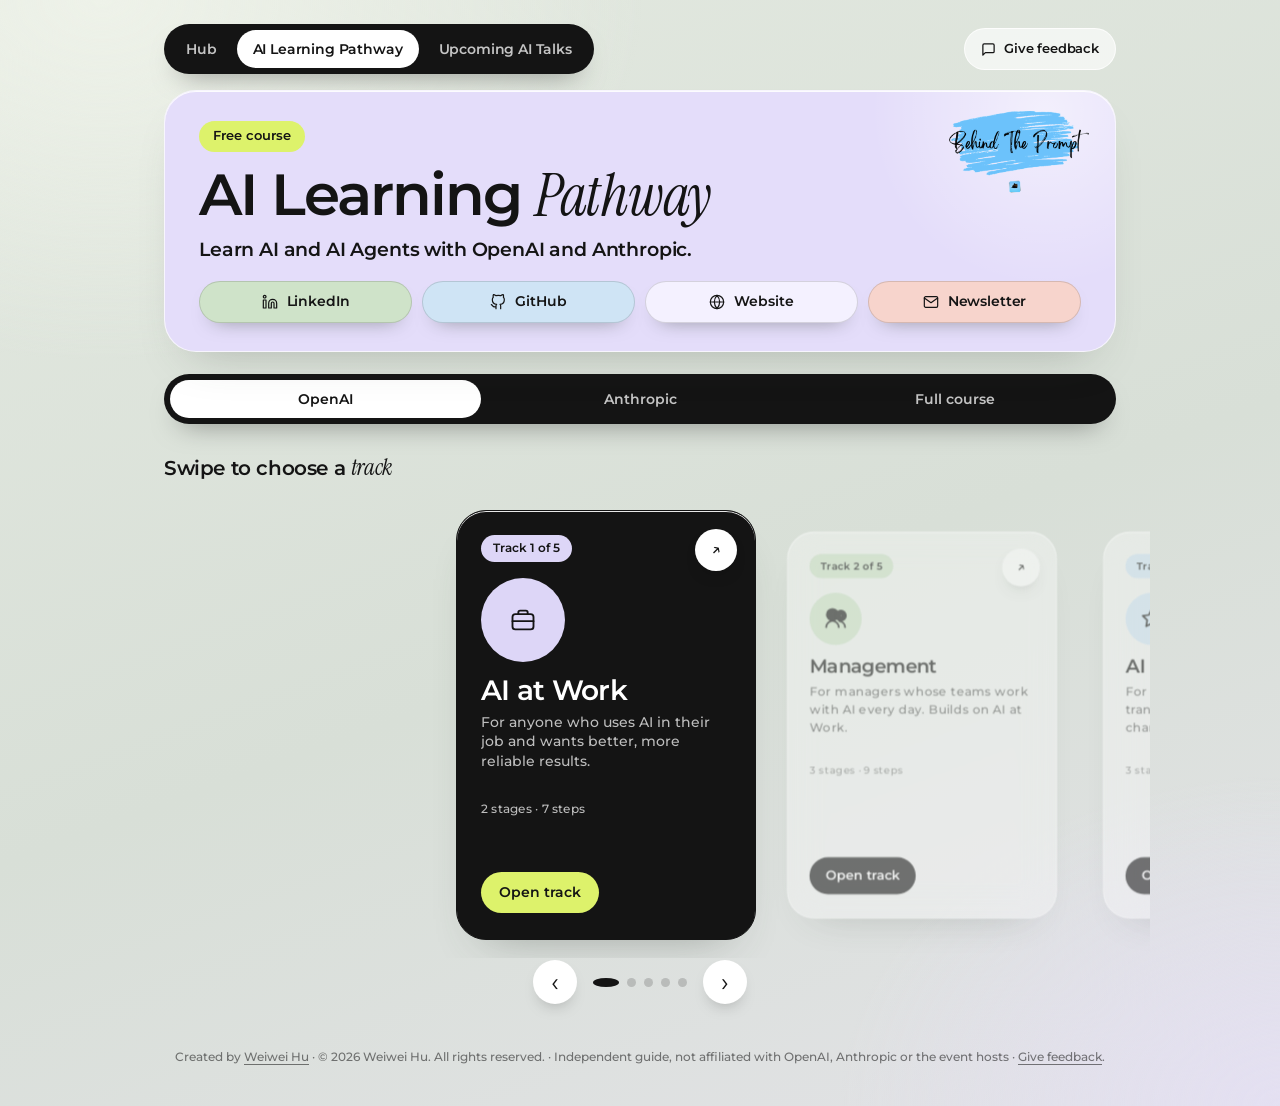
<file: docs/pathway/index.html>
<!DOCTYPE html>
<html lang="en">
<head>
<meta charset="utf-8">
<meta name="robots" content="index, follow, noai, noimageai">
<meta name="copyright" content="© 2026 Weiwei Hu. All rights reserved.">
<meta name="viewport" content="width=device-width, initial-scale=1">
<meta name="description" content="Learn AI and AI Agents with OpenAI and Anthropic: 22 lessons, 5 tracks, official sources. Created by Weiwei Hu.">
<meta property="og:title" content="AI Learning Hub">
<meta property="og:description" content="Learn AI and AI Agents with OpenAI and Anthropic: 22 lessons, 5 tracks, official sources.">
<meta property="og:image" content="https://wei-wei-hu.github.io/ai-learning-hub/cover.png">
<meta property="og:url" content="https://wei-wei-hu.github.io/ai-learning-hub/pathway/">
<link rel="canonical" href="https://wei-wei-hu.github.io/ai-learning-hub/pathway/">
<meta name="twitter:card" content="summary_large_image">
<meta name="twitter:image" content="https://wei-wei-hu.github.io/ai-learning-hub/cover.png">
<title>AI Learning Pathway · AI Learning Hub</title>
<link rel="preconnect" href="https://fonts.googleapis.com">
<link href="https://fonts.googleapis.com/css2?family=Instrument+Serif:ital@1&family=Montserrat:wght@400;500;600;700&display=swap" rel="stylesheet">
<style>
:root{
 --ink:#23262f;--sub:#6b7080;--faint:#9aa0ae;
 --lav:#a99cf2;--lav2:#c9c0fb;--mint:#8fdcc4;--mint2:#c4f0e2;--peach:#f7b98a;--peach2:#fcd9bd;--pink:#f2a9cf;--pink2:#f9d3e6;--sky:#8fb6ec;--sky2:#c9dcf7;
 --glass:rgba(255,255,255,.42);--glass2:rgba(255,255,255,.62);--edge:rgba(255,255,255,.85);
}
*{box-sizing:border-box;margin:0;padding:0}
body{font-family:Montserrat,system-ui,sans-serif;color:var(--ink);line-height:1.5;background:#e7e8ee;min-height:100vh;overflow-x:hidden}
a{color:inherit;text-decoration:none}
/* ambient light blobs */
.bg{position:fixed;inset:0;z-index:-1;overflow:hidden;background:linear-gradient(160deg,#eceaf3 0%,#e4e7ee 50%,#ebe6e3 100%)}
.bg i{position:absolute;border-radius:50%;filter:blur(70px);opacity:.75}
.bg i:nth-child(1){width:46vmax;height:46vmax;left:-12vmax;top:-10vmax;background:var(--lav2)}
.bg i:nth-child(2){width:38vmax;height:38vmax;right:-14vmax;top:18vh;background:var(--mint2)}
.bg i:nth-child(3){width:40vmax;height:40vmax;left:-8vmax;bottom:-14vmax;background:var(--peach2)}
.bg i:nth-child(4){width:30vmax;height:30vmax;right:-6vmax;bottom:-6vmax;background:var(--pink2)}
.wrap{max-width:740px;margin:0 auto;padding:34px 18px 60px}
.glass{background:var(--glass);backdrop-filter:blur(22px) saturate(170%);-webkit-backdrop-filter:blur(22px) saturate(170%);border:1px solid var(--edge);border-radius:26px;
 box-shadow:0 14px 34px rgba(72,78,120,.12),inset 0 1px 0 rgba(255,255,255,.95),inset 0 -10px 22px rgba(255,255,255,.28)}
.fb{position:fixed;top:14px;right:14px;z-index:60;display:inline-flex;align-items:center;gap:8px;padding:10px 16px;border-radius:999px;font-family:Montserrat,system-ui,sans-serif;font-size:13px;font-weight:600;color:#3d2a6b;text-decoration:none;background:linear-gradient(180deg,rgba(255,255,255,.92),rgba(214,206,252,.9));border:1.5px solid rgba(255,255,255,.95);box-shadow:0 8px 20px rgba(120,100,220,.28),inset 0 1px 0 #fff;backdrop-filter:blur(14px);-webkit-backdrop-filter:blur(14px)}.fb:hover{color:#2a1b52;box-shadow:0 10px 24px rgba(120,100,220,.4),inset 0 1px 0 #fff}.fb:focus-visible{outline:2px solid #7c6cf0;outline-offset:2px}@media(max-width:600px){.fb{position:absolute;top:10px;right:10px;padding:8px 13px;font-size:12px}section>*:first-child{margin-top:40px}}
.kicker{display:flex;gap:14px;font-family:Montserrat,system-ui,-apple-system,"Segoe UI",sans-serif;font-size:11px;font-weight:600;letter-spacing:.18em;text-transform:uppercase;color:var(--sub)}
.kicker span+span{padding-left:14px;border-left:1px solid rgba(0,0,0,.15)}
h1{white-space:nowrap;font-family:Montserrat,system-ui,-apple-system,"Segoe UI",sans-serif;font-weight:800;font-size:clamp(34px,10.5vw,64px);line-height:.98;letter-spacing:-.025em;margin:18px 0 12px}
h1 em{font-style:normal;background:linear-gradient(90deg,#8d7cf0,#e48bbd 55%,#f2a46f);-webkit-background-clip:text;background-clip:text;color:transparent}
.tagline{font-family:Montserrat,system-ui,-apple-system,"Segoe UI",sans-serif;font-size:13px;font-weight:500;letter-spacing:.32em;text-transform:uppercase;color:var(--ink);margin-bottom:10px}
.lede{color:var(--sub);font-size:14.5px;max-width:600px}

.stats{display:grid;grid-template-columns:repeat(4,1fr);gap:12px;margin-top:26px}
.stat{padding:16px 6px;text-align:center;border-radius:22px}
.stat b{display:block;font-family:Montserrat,system-ui,-apple-system,"Segoe UI",sans-serif;font-size:28px;font-weight:600;line-height:1.1}
.stat small{font-size:10px;letter-spacing:.14em;font-weight:600;color:var(--sub);text-transform:uppercase}

.top{display:flex;gap:20px;align-items:center;padding:20px 22px;margin-top:22px}
.ring{flex:0 0 100px;height:100px;border-radius:50%;display:grid;place-items:center;position:relative;background:rgba(255,255,255,.35);border:1px solid var(--edge);box-shadow:inset 0 2px 10px rgba(255,255,255,.9),0 8px 20px rgba(140,120,220,.18)}
.ring svg{position:absolute;inset:8px;width:84px;height:84px;transform:rotate(-90deg)}
.ring circle{fill:none;stroke-width:8;stroke-linecap:round}
.ring .tr{stroke:rgba(255,255,255,.7)}
.ring .pg{stroke:url(#grad);transition:stroke-dashoffset .6s}
.ring b{font-family:Montserrat,system-ui,-apple-system,"Segoe UI",sans-serif;font-size:24px;font-weight:700;position:relative}
.top h2{font-family:Montserrat,system-ui,-apple-system,"Segoe UI",sans-serif;font-size:20px;font-weight:600}
.top p{font-size:13px;color:var(--sub);margin-top:2px}

/* segmented tabs */
.tabs{display:flex;padding:5px;gap:4px;margin:26px 0 10px;border-radius:999px}
.tab{flex:1;min-width:0;border:0;background:transparent;font-family:Montserrat,system-ui,-apple-system,"Segoe UI",sans-serif;font-size:13.5px;font-weight:500;color:var(--sub);padding:11px 4px;border-radius:999px;cursor:pointer;line-height:1.2;transition:all .25s}
.tab[aria-selected="true"]{color:#2c3e66;background:linear-gradient(180deg,rgba(201,220,247,.95),rgba(143,182,236,.75));box-shadow:0 6px 16px rgba(110,150,220,.35),inset 0 1px 0 rgba(255,255,255,.95),inset 0 -3px 6px rgba(90,130,210,.2)}
.who{font-size:13px;color:var(--sub);text-align:center;margin:4px 6px 0}

/* toggle row */
.filter{display:flex;justify-content:space-between;align-items:center;padding:14px 20px;margin-top:18px;border-radius:999px}
.filter b{font-family:Montserrat,system-ui,-apple-system,"Segoe UI",sans-serif;font-size:15px;font-weight:600;display:block}
.filter small{font-size:12px;color:var(--sub)}
.tg{flex:0 0 62px;height:34px;border-radius:999px;border:1px solid var(--edge);position:relative;cursor:pointer;background:rgba(255,255,255,.45);box-shadow:inset 0 2px 6px rgba(80,80,120,.12);transition:background .3s}
.tg::after{content:"";position:absolute;top:3px;left:3px;width:26px;height:26px;border-radius:50%;background:linear-gradient(180deg,#fff,#eef0f6);box-shadow:0 3px 8px rgba(60,60,100,.25),inset 0 1px 0 #fff;transition:left .28s}
.tg[aria-checked="true"]{background:linear-gradient(90deg,var(--lav2),var(--lav));box-shadow:0 4px 14px rgba(150,130,240,.45),inset 0 1px 0 rgba(255,255,255,.8)}
.tg[aria-checked="true"]::after{left:31px}

/* stages */
.stage{padding:22px 20px;margin-top:24px}
.shead{display:flex;justify-content:space-between;align-items:center;gap:10px}
.shead h3{font-family:Montserrat,system-ui,-apple-system,"Segoe UI",sans-serif;font-size:19px;font-weight:600;display:flex;align-items:center;gap:12px}
.orb{flex:0 0 36px;width:36px;height:36px;border-radius:50%;display:grid;place-items:center;font-family:Montserrat,system-ui,-apple-system,"Segoe UI",sans-serif;font-size:15px;font-weight:700;color:#fff;position:relative;
 background:radial-gradient(circle at 35% 30%,rgba(255,255,255,.95) 0 12%,var(--c2) 38%,var(--c) 100%);box-shadow:0 6px 14px var(--glow),inset 0 -3px 6px rgba(0,0,0,.08);text-shadow:0 1px 2px rgba(0,0,0,.18)}
.badge{font-family:Montserrat,system-ui,-apple-system,"Segoe UI",sans-serif;font-size:13px;font-weight:600;padding:5px 14px;border-radius:999px;color:#fff;background:linear-gradient(180deg,var(--c2),var(--c));box-shadow:0 6px 14px var(--glow),inset 0 1px 0 rgba(255,255,255,.7)}
.sdesc{font-size:13px;color:var(--sub);margin:8px 0 4px}
.bar{height:10px;border-radius:999px;margin:14px 0 6px;overflow:hidden;background:rgba(255,255,255,.5);border:1px solid var(--edge);box-shadow:inset 0 1px 3px rgba(0,0,0,.06)}
.bar i{display:block;height:100%;width:0;border-radius:999px;background:linear-gradient(90deg,var(--c2),var(--c));box-shadow:0 0 10px var(--glow);transition:width .45s}

.task{display:flex;gap:14px;align-items:flex-start;padding:15px 16px;margin-top:14px;border-radius:22px;cursor:pointer;user-select:none;
 background:var(--glass2);border:1px solid var(--edge);box-shadow:0 8px 20px rgba(72,78,120,.08),inset 0 1px 0 #fff;transition:transform .15s,background .25s}
.task:active{transform:scale(.985)}
.task.done{background:rgba(255,255,255,.28)}
.tk{flex:0 0 28px;height:28px;margin-top:1px;border-radius:50%;display:grid;place-items:center;color:transparent;border:1px solid var(--edge);background:rgba(255,255,255,.5);box-shadow:inset 0 2px 5px rgba(0,0,0,.08)}
.task.done .tk{color:#fff;border-color:transparent;background:radial-gradient(circle at 35% 30%,#fff 0 10%,var(--mint) 45%,#5cc7a6 100%);box-shadow:0 4px 10px rgba(92,199,166,.45)}
.tt{flex:1;min-width:0}
.tt b{display:block;font-family:Montserrat,system-ui,-apple-system,"Segoe UI",sans-serif;font-size:15.5px;font-weight:600;line-height:1.3}
.tt small{display:block;font-size:12.5px;color:var(--sub);margin-top:2px}
.task.done .tt b{text-decoration:line-through;color:var(--faint)}
.tags{display:flex;flex-wrap:wrap;gap:6px;margin-top:9px}
.tag{font-size:10.5px;font-weight:600;padding:3px 10px;border-radius:999px;color:var(--sub);background:rgba(255,255,255,.55);border:1px solid var(--edge)}
.tag.E{color:#fff;border-color:transparent;background:linear-gradient(180deg,var(--lav2),var(--lav));box-shadow:0 3px 8px rgba(150,130,240,.4),inset 0 1px 0 rgba(255,255,255,.7)}
.tag.R{color:#2f7a63;border-color:transparent;background:linear-gradient(180deg,#dcf6ec,var(--mint2));box-shadow:0 3px 8px rgba(110,200,170,.3),inset 0 1px 0 #fff}
.tag.O{color:#b0683a;border:1px solid var(--peach2);background:rgba(255,244,234,.7)}
.open{flex:0 0 auto;align-self:center;font-family:Montserrat,system-ui,-apple-system,"Segoe UI",sans-serif;font-size:13px;font-weight:600;padding:8px 15px;border-radius:999px;color:var(--ink);
 background:linear-gradient(180deg,rgba(255,255,255,.95),rgba(255,255,255,.55));border:1px solid var(--edge);box-shadow:0 5px 12px rgba(72,78,120,.12),inset 0 -2px 4px rgba(0,0,0,.04)}

/* compare */
.rt{font-family:Montserrat,system-ui,-apple-system,"Segoe UI",sans-serif;font-size:12px;font-weight:600;letter-spacing:.18em;text-transform:uppercase;color:var(--sub);margin:18px 0 10px}
.tbl{border-radius:20px;overflow:hidden;background:rgba(255,255,255,.45);border:1px solid var(--edge)}
.r{display:grid;grid-template-columns:1.15fr 1fr 1fr;gap:10px;padding:13px 16px;font-size:13px;align-items:center}
.r+.r{border-top:1px solid rgba(255,255,255,.9)}
.r b{font-family:Montserrat,system-ui,-apple-system,"Segoe UI",sans-serif;font-weight:600;font-size:14px}
.r.h{font-family:Montserrat,system-ui,-apple-system,"Segoe UI",sans-serif;font-size:11px;font-weight:600;letter-spacing:.14em;text-transform:uppercase;color:var(--sub);background:rgba(255,255,255,.35)}
.reset{display:block;margin:32px auto 0;border:1px solid var(--edge);font-family:Montserrat,system-ui,-apple-system,"Segoe UI",sans-serif;font-size:13px;font-weight:500;color:var(--sub);padding:11px 22px;border-radius:999px;cursor:pointer;background:rgba(255,255,255,.5);backdrop-filter:blur(12px);-webkit-backdrop-filter:blur(12px);box-shadow:0 6px 16px rgba(72,78,120,.1)}
footer{margin-top:26px;display:flex;flex-wrap:wrap;gap:6px 20px;justify-content:space-between;font-family:Montserrat,system-ui,-apple-system,"Segoe UI",sans-serif;font-size:11px;letter-spacing:.16em;text-transform:uppercase;color:var(--faint)}
@media(max-width:480px){.stat b{font-size:22px}.stats{gap:9px}.kicker{font-size:10px;gap:10px}.kicker span+span{padding-left:10px}}
.prov{display:flex;padding:6px;gap:6px;margin-top:24px;border-radius:999px}
.pv{flex:1;display:flex;align-items:center;justify-content:center;gap:9px;border:0;background:transparent;font-family:Montserrat,system-ui,-apple-system,"Segoe UI",sans-serif;font-size:17px;font-weight:600;color:var(--sub);padding:13px 6px;border-radius:999px;cursor:pointer;transition:all .25s}
.pv .dot{width:12px;height:12px;border-radius:50%;background:radial-gradient(circle at 35% 30%,#fff 0 15%,var(--pc) 70%);box-shadow:0 0 8px var(--pc)}
.pv[data-v=openai]{--pc:#8fb6ec}.pv[data-v=anthropic]{--pc:#f4a571}
.pv[aria-selected=true][data-v=openai]{color:#24395f;background:linear-gradient(180deg,rgba(214,228,250,.98),rgba(143,182,236,.8));box-shadow:0 8px 20px rgba(110,150,220,.38),inset 0 1px 0 #fff,inset 0 -3px 6px rgba(90,130,210,.2)}
.pv[aria-selected=true][data-v=anthropic]{color:#6b3a17;background:linear-gradient(180deg,rgba(253,226,205,.98),rgba(244,165,113,.78));box-shadow:0 8px 20px rgba(240,150,90,.4),inset 0 1px 0 #fff,inset 0 -3px 6px rgba(220,120,60,.2)}
.shead{width:100%;border:0;background:transparent;font:inherit;color:inherit;text-align:left;cursor:pointer;padding:0}
.shead .right{display:flex;align-items:center;gap:10px}
.chev{width:30px;height:30px;border-radius:50%;display:grid;place-items:center;color:var(--sub);background:rgba(255,255,255,.55);border:1px solid var(--edge);transition:transform .3s}
.is-open .chev{transform:rotate(180deg)}
.stage{padding:18px 20px;margin-top:16px}
.stage:not(.is-open){background:rgba(255,255,255,.3)}
.bar.mini{height:6px;margin:12px 0 0}
.sbody.anim{animation:fade .35s ease}
@keyframes fade{from{opacity:0;transform:translateY(-6px)}to{opacity:1;transform:none}}
.nav{display:flex;justify-content:space-between;align-items:center;margin-top:20px}
.nb{border:1px solid var(--edge);font-family:Montserrat,system-ui,sans-serif;font-size:14px;font-weight:600;color:var(--sub);padding:11px 18px;border-radius:999px;cursor:pointer;background:rgba(255,255,255,.55);box-shadow:0 5px 12px rgba(72,78,120,.1)}
.nb.next{color:#fff;border-color:transparent;background:linear-gradient(180deg,var(--c2),var(--c));box-shadow:0 8px 18px var(--glow),inset 0 1px 0 rgba(255,255,255,.7)}
.orb svg{width:16px;height:16px}
#home .rt{margin-top:26px}
.tcard{width:100%;display:flex;align-items:center;gap:16px;text-align:left;font:inherit;color:inherit;cursor:pointer;padding:18px;margin-top:14px;transition:transform .15s}
.tcard:active{transform:scale(.985)}
.orb.big{flex:0 0 52px;width:52px;height:52px;font-size:19px}
.orb.big svg{width:22px;height:22px;color:#fff;filter:drop-shadow(0 1px 1px rgba(0,0,0,.15))}
.tc{flex:1;min-width:0;display:flex;flex-direction:column}
.tn{font-family:Montserrat,system-ui,sans-serif;font-size:19px;font-weight:600}
.tw{font-size:13px;color:var(--sub);margin-top:2px}
.tm{font-size:12px;font-weight:600;color:var(--sub);margin-top:8px}
.tcard .bar.mini{margin-top:8px}
.arrow{font-size:28px;color:var(--faint);line-height:1}
.tbar{display:flex;justify-content:space-between;align-items:center}
.back{border:1px solid var(--edge);font-family:Montserrat,system-ui,sans-serif;font-size:14px;font-weight:600;color:var(--ink);padding:10px 18px;border-radius:999px;cursor:pointer;background:rgba(255,255,255,.6);box-shadow:0 5px 12px rgba(72,78,120,.1)}
.chip{font-family:Montserrat,system-ui,sans-serif;font-size:13px;font-weight:600;padding:7px 14px;border-radius:999px;background:rgba(255,255,255,.55);border:1px solid var(--edge);color:var(--sub)}
.whot{font-size:13px;color:var(--sub);margin:2px 0 4px}
#track .top{margin-top:18px}
[hidden]{display:none!important}
.course-card{margin-top:10px}
.ctitle{font-family:Montserrat,system-ui,sans-serif;font-size:34px;font-weight:700;margin:22px 0 6px;letter-spacing:-.02em}
.fchips{display:flex;gap:8px;overflow-x:auto;padding:16px 2px 4px;scrollbar-width:none}
.fchips::-webkit-scrollbar{display:none}
.fc{flex:0 0 auto;border:1px solid var(--edge);font-family:Montserrat,system-ui,sans-serif;font-size:13px;font-weight:600;color:var(--sub);padding:8px 14px;border-radius:999px;background:rgba(255,255,255,.5);cursor:pointer}
.fc[aria-pressed=true]{color:#24395f;background:linear-gradient(180deg,rgba(214,228,250,.98),rgba(143,182,236,.8));border-color:transparent;box-shadow:0 6px 14px rgba(110,150,220,.35),inset 0 1px 0 #fff}
.lrow{width:100%;display:flex;gap:14px;align-items:center;text-align:left;font:inherit;color:inherit;cursor:pointer;padding:14px 16px;margin-top:12px;border-radius:22px}
.lrow .orb{flex:0 0 40px;width:40px;height:40px;font-size:14px}
.lrow .tn{font-size:16px}
.lrow .tw{font-size:12.5px}
.lrow.done{background:rgba(255,255,255,.28)}
.ltags{display:flex;flex-wrap:wrap;gap:5px;margin-top:6px}
.lh{padding:22px 20px;margin-top:18px}
.lh .orb{width:46px;height:46px;font-size:17px}
.lh h2{font-family:Montserrat,system-ui,sans-serif;font-size:26px;font-weight:700;line-height:1.15;margin:14px 0 6px;letter-spacing:-.01em}
.lh .sum{color:var(--sub);font-size:14.5px}
.sec{padding:20px;margin-top:16px}
.sec h3{font-family:Montserrat,system-ui,sans-serif;font-size:13px;font-weight:600;letter-spacing:.16em;text-transform:uppercase;color:var(--sub);margin-bottom:10px;display:flex;align-items:center;gap:8px}
.sec h3 .dot{width:10px;height:10px;border-radius:50%;background:radial-gradient(circle at 35% 30%,#fff 0 15%,var(--pc) 70%);box-shadow:0 0 8px var(--pc)}
.sec p{font-size:14.5px;line-height:1.6}
.sec ul,.sec ol{padding-left:20px;font-size:14.5px;line-height:1.6}
.sec li+li{margin-top:6px}
.res{display:flex;gap:12px;align-items:center;padding:12px 14px;margin-top:10px;border-radius:18px;background:var(--glass2);border:1px solid var(--edge);box-shadow:0 6px 14px rgba(72,78,120,.07),inset 0 1px 0 #fff}
.res .tt b{font-size:14.5px}
.lnav{display:flex;justify-content:space-between;gap:10px;margin-top:22px}
.donebtn{display:block;width:100%;margin-top:18px;border:0;font-family:Montserrat,system-ui,sans-serif;font-size:16px;font-weight:600;color:#fff;padding:15px;border-radius:999px;cursor:pointer;background:linear-gradient(180deg,#c4f0e2,#6fd0b2);box-shadow:0 10px 22px rgba(100,200,170,.42),inset 0 1px 0 rgba(255,255,255,.8)}
.donebtn.is-done{color:var(--sub);background:rgba(255,255,255,.55);border:1px solid var(--edge);box-shadow:none}
footer a{color:inherit;text-decoration:underline}
.byline{font-family:Montserrat,system-ui,sans-serif;font-size:14px;font-weight:600;letter-spacing:.04em;color:var(--sub);margin:-4px 0 10px}
.byline a{color:var(--ink);text-decoration:none;border-bottom:1px solid rgba(0,0,0,.25)}
footer{flex-direction:column;gap:6px;text-align:center;align-items:center;letter-spacing:.1em}
.tagline2{font-family:Montserrat,system-ui,sans-serif;font-size:17px;font-weight:600;line-height:1.35;color:var(--ink);margin:2px 0 6px}
.prov.mini{margin-top:14px;padding:5px;gap:4px}
.prov.mini .pv{font-size:14px;padding:10px 6px}
.pv[data-v=both]{--pc:#c9a0e0}
.pv[aria-selected=true][data-v=both]{color:#4a2f63;background:linear-gradient(180deg,rgba(236,224,250,.98),rgba(201,160,224,.8));box-shadow:0 8px 20px rgba(170,120,210,.35),inset 0 1px 0 #fff}
#pchip{display:none}
/* ---- loop theme ---- */
:root{--ink:#141414;--sub:#8b8b8b;--faint:#b4b4b4;--char:#555555;--cream:#fff9e6;--yel:#fbe28a;--sage:#a8c48f;--line:#eeeeee;--glass:var(--cream);--glass2:#ffffff;--edge:transparent}
body{background:#ffffff;font-weight:500;letter-spacing:-.01em}
.bg{background:#ffffff}
.bg i{display:none}
.wrap{max-width:780px;margin:30px auto;padding:40px 34px 32px;background:#fff;border-radius:52px;box-shadow:0 24px 50px rgba(150,120,30,.14)}
.glass{background:var(--cream);backdrop-filter:none;-webkit-backdrop-filter:none;border:0;border-radius:28px;box-shadow:none}
.kicker{font-size:12px;font-weight:500;letter-spacing:.16em;color:var(--sub);align-items:center}
#home .kicker::before{content:"";flex:0 0 22px;height:22px;border-radius:50%;background:radial-gradient(circle,var(--char) 0 4px,#fff 4.5px 7px,var(--char) 7.5px)}
.kicker span+span{border-left-color:#ddd}
h1{font-weight:600;letter-spacing:-.035em;line-height:1.04}
h1 em{background:none;-webkit-background-clip:initial;background-clip:initial;color:var(--ink)}
.byline{letter-spacing:0;font-weight:500}.byline a{border-bottom-color:#ddd}
.tagline2{color:#3d3d3d;font-weight:500}
.rt{font-size:18px;font-weight:500;letter-spacing:-.01em;text-transform:none;color:var(--ink);margin:26px 0 12px}
.sec h3{letter-spacing:.16em;font-weight:500;color:var(--sub)}
.tn,.top h2,.shead h3,.tt b,.filter b,.r b{font-weight:600;letter-spacing:-.02em}
.ctitle,.lh h2{font-weight:600;letter-spacing:-.03em}
.tcard{background:var(--c);border-radius:30px;padding:22px}
.tcard .tw,.tcard .tm{color:rgba(20,20,20,.62)}
.tcard.dark{color:#fff}.tcard.dark .tw,.tcard.dark .tm{color:rgba(255,255,255,.78)}.tcard.dark .arrow{color:rgba(255,255,255,.6)}.tcard.dark .bar{background:rgba(255,255,255,.25)}
.orb{background:#fff;color:var(--ink);box-shadow:none;text-shadow:none;font-weight:600}
.orb.big svg{color:var(--ink);filter:none}
.lrow .orb,.shead .orb,.lh .orb{background:var(--c)}
.badge{background:#fff;color:var(--ink);box-shadow:none}
.bar{background:rgba(255,255,255,.75);border:0;box-shadow:none}
.bar i{background:var(--c2);box-shadow:none}
.top{background:var(--yel)}.top p{color:rgba(20,20,20,.62)}
.ring{background:var(--yel);border:0;box-shadow:none}.ring .tr{stroke:#fff}
.stage:not(.is-open){background:var(--cream)}
.task,.res{background:#fff;border:0;box-shadow:none}
.task.done,.lrow.done{background:#f6f6f6}
.tk{background:#fff;border:1.5px solid #d9d9d9;box-shadow:none}
.task.done .tk{background:var(--sage);border-color:transparent;box-shadow:none}
.tag{background:#fff;border:0;color:rgba(20,20,20,.7)}
.res .tag,.task .tag{background:#f4f4f4}
.tag.E{color:var(--ink);background:var(--yel);box-shadow:none}
.tag.R{color:var(--ink);background:#cfe0c2;box-shadow:none}
.tag.O{color:var(--ink);background:#fbdcec;border:0}
.open,.nb,.back,.chip,.reset,.chev{background:#f4f4f4;border:0;box-shadow:none;backdrop-filter:none;-webkit-backdrop-filter:none;color:var(--ink)}
.chev{background:#fff}
.nb.next{background:var(--char);color:#fff;box-shadow:none}
.tabs,.prov{background:#f4f4f4;border:0;padding:6px;gap:6px;border-radius:999px}
.tab,.pv{background:transparent;border:0;color:var(--ink);font-weight:500}
.tab[aria-selected="true"],.pv[aria-selected=true][data-v=openai],.pv[aria-selected=true][data-v=anthropic],.pv[aria-selected=true][data-v=both],.pv[aria-selected=true][data-v=course]{color:#fff;background:var(--char);box-shadow:none}
.pv .dot{display:none}
.sec h3 .dot{background:var(--pc);box-shadow:none;width:12px;height:12px}
.fc{background:var(--cream);border:0;color:var(--ink);font-weight:500}
.fc[aria-pressed=true]{background:var(--yel);color:var(--ink);box-shadow:none}
.filter{background:#c7e4fb}.filter small{color:rgba(20,20,20,.62)}
.tg{background:#fff;border:0;box-shadow:none}
.tg::after{background:#d0d0d0;box-shadow:none}
.tg[aria-checked="true"]{background:var(--char);box-shadow:none}.tg[aria-checked="true"]::after{background:#fff}
.tbl{background:#fff;border:1px solid var(--line)}.r+.r{border-top-color:var(--line)}.r.h{background:var(--cream)}
.donebtn{background:var(--char);color:#fff;box-shadow:none;font-weight:600}
.donebtn.is-done{background:var(--sage);color:var(--ink);border:0}
.arrow{color:rgba(20,20,20,.35)}
footer{color:var(--sub);border-top:1px solid var(--line);padding-top:20px}
#home h1{margin-top:14px;margin-bottom:8px}#home .tagline2{margin:0 0 12px}#home .byline{display:flex;align-items:center;flex-wrap:wrap;gap:8px 12px;margin:0 0 6px}.soc{display:inline-flex;gap:8px}.byline .soc a{width:36px;height:36px;border-radius:50%;display:grid;place-items:center;background:#f4f4f4;color:var(--ink);border-bottom:0}.byline .soc a:hover{background:var(--char);color:#fff}
.fb{font-family:Montserrat,system-ui,sans-serif;font-weight:600;color:#fff;background:var(--char);border:0;box-shadow:0 8px 18px rgba(40,40,60,.25);backdrop-filter:none;-webkit-backdrop-filter:none}
.fb:hover{color:#fff;background:#3f3f3f}
.fb:focus-visible,button:focus-visible,a:focus-visible{outline:2px solid #141414;outline-offset:2px}
@media(max-width:1100px){.wrap{position:relative;padding-top:70px}.fb{position:absolute;top:20px;right:24px}section>*:first-child{margin-top:0}}
@media(max-width:600px){.wrap{margin:10px;padding:62px 16px 24px;border-radius:38px}.fb{top:16px;right:16px}.kicker{font-size:10px;gap:8px}.kicker span+span{padding-left:8px}#prov .pv{font-size:14px;padding:12px 4px}}
.topr{position:fixed;top:14px;right:14px;z-index:60;display:flex;align-items:center;gap:8px}
.topr .fb{position:static}
.topr .soc{display:inline-flex;gap:8px}
.topr .soc a{width:42px;height:42px;border-radius:50%;display:grid;place-items:center;background:var(--char);color:#fff;box-shadow:0 8px 18px rgba(40,40,60,.22);transition:transform .15s,background .2s}
.topr .soc a svg{width:19px;height:19px}
.topr .soc a:hover{background:#fbe28a;color:var(--ink);transform:translateY(-2px)}
@media(max-width:1340px){.wrap{position:relative;padding-top:70px}.topr{position:absolute;top:18px;right:24px}}
@media(max-width:600px){.topr{top:14px;right:16px;gap:6px}.topr .soc{gap:6px}.topr .soc a{width:38px;height:38px}}
.socrow{margin:14px 0 4px}
.socrow .soc{display:flex;flex-wrap:wrap;gap:10px}
.socrow .soc a{display:inline-flex;align-items:center;gap:9px;padding:11px 18px 11px 14px;border-radius:999px;background:#f59e4c;color:var(--ink);font-family:Montserrat,system-ui,sans-serif;font-size:14.5px;font-weight:600;letter-spacing:-.01em;box-shadow:0 8px 18px rgba(245,158,76,.35);transition:transform .15s,background .2s,color .2s}
.socrow .soc a svg{width:19px;height:19px}
.socrow .soc a:hover{background:var(--ink);color:#fff;transform:translateY(-2px)}
@media(max-width:600px){.socrow .soc{gap:8px}.socrow .soc a{padding:10px 14px 10px 12px;font-size:13.5px}}
/* template elements: hero block, dark nav bar, bento tiles */
body,.bg{background:#fff}
.wrap{box-shadow:none;border-radius:0;margin:0 auto;padding-top:26px}
.hero{background:var(--yel);border-radius:44px;padding:40px 28px 34px;text-align:center}
.hlabel{font-size:12px;font-weight:500;letter-spacing:.3em;text-transform:uppercase;color:rgba(20,20,20,.55);margin-bottom:10px}
#home h1{margin:0 0 10px;white-space:normal}
#home .tagline2{color:rgba(20,20,20,.72);font-weight:500;margin:0 auto 22px;max-width:440px}
.socrow{margin:0}.socrow .soc{justify-content:center}
.socrow .soc a{background:#fff;color:var(--ink);border-radius:16px;padding:13px 20px 13px 16px;box-shadow:none;font-weight:600}
.socrow .soc a:hover{background:var(--char);color:#fff}
#prov{margin-top:22px}
.prov{background:var(--char);padding:8px;gap:6px}
.prov .pv{color:#fff;font-weight:500}
.prov .pv[aria-selected=true]{background:#fff!important;color:var(--ink)!important}
.prov.mini{padding:6px}
.bento{display:grid;grid-template-columns:1.55fr 1fr;gap:14px}
.bcol{display:grid;gap:14px}
.bento .tcard{border:0;margin:0;border-radius:32px;padding:22px;display:flex;align-items:center;gap:12px;min-height:118px}
.bx{flex:1;min-width:0;display:flex;flex-direction:column;align-items:flex-start;text-align:left}
.bt .tn{font-size:19px;line-height:1.2}
.num{font-size:34px;font-weight:500;letter-spacing:-.03em;color:rgba(20,20,20,.7);line-height:1.2;margin-top:6px}
.num small{font-size:20px;font-weight:400}.num.sm{font-size:24px}.num.sm small{font-size:15px}
.upd{font-size:11.5px;font-weight:400;color:rgba(20,20,20,.5);letter-spacing:.02em;margin-top:2px}
.rg{position:relative;flex:0 0 74px;width:74px;height:74px;display:grid;place-items:center}
.rg svg{position:absolute;inset:0;transform:rotate(-90deg)}
.rg circle{fill:none;stroke-width:5;stroke-linecap:round}.rg .r0{stroke:#fff}
.ri{position:relative;font-size:15px;font-weight:600;display:grid;place-items:center}.ri svg{width:22px;height:22px;position:static;transform:none}
.b1{min-height:170px!important}.b1 .rg{flex-basis:104px;width:104px;height:104px}.b1 .ri{font-size:21px}
.b2{flex-direction:column;justify-content:center;text-align:center;min-height:170px!important}.b2 .tn{font-size:20px}.b2 .wave{width:100%;height:30px;margin-top:10px}
.b5{flex-direction:column;justify-content:space-between;text-align:center;padding:26px 14px!important}
.bigico svg{width:52px;height:52px;stroke-width:1.5;color:rgba(20,20,20,.75)}
.open{background:#f4f4f4;border-radius:14px}
.lh{background:var(--c)}.lh .orb{background:#fff}.lh .sum{color:rgba(20,20,20,.65)}
@media(max-width:1340px){.wrap{padding-top:22px}.topr{top:36px;right:44px}#track,#course,#lesson{padding-top:52px}}
@media(max-width:600px){.wrap{margin:0;padding:14px 14px 24px}.topr{top:26px;right:26px}.hero{border-radius:36px;padding:62px 18px 26px}.bento{gap:10px}.bcol{gap:10px}.bento .tcard{padding:18px 16px;border-radius:28px;min-height:104px}.bt .tn{font-size:16px}.rg{flex-basis:58px;width:58px;height:58px}.b1 .rg{flex-basis:84px;width:84px;height:84px}.num{font-size:28px}.socrow .soc a{padding:11px 14px 11px 12px}}
.b6{grid-column:1/-1}
.bt.dark{color:#fff}.bt.dark .num,.bt.dark .upd{color:rgba(255,255,255,.8)}.bt.dark .rg .r0{stroke:rgba(255,255,255,.25)}
.bignum{font-size:58px;font-weight:500;letter-spacing:-.04em;color:rgba(20,20,20,.72);line-height:1}
/* swipe carousel */
.swipe{display:flex;gap:16px;overflow-x:auto;scroll-snap-type:x mandatory;padding:14px calc(50% - 150px) 18px;margin:0 -34px;scrollbar-width:none;-webkit-overflow-scrolling:touch;overscroll-behavior-x:contain}
.swipe::-webkit-scrollbar{display:none}
.swipe .sc{flex:0 0 300px;width:300px;scroll-snap-align:center;border:0;margin:0;border-radius:44px;padding:26px 24px 24px;background:var(--c);display:flex;flex-direction:column;align-items:center;text-align:center;gap:0;min-height:430px;transform:scale(.9);opacity:.55;transition:transform .35s cubic-bezier(.2,.8,.2,1),opacity .35s}
.swipe .sc.on{transform:scale(1);opacity:1}
.slabel{font-size:11px;font-weight:500;letter-spacing:.24em;text-transform:uppercase;color:rgba(20,20,20,.55)}
.plate{position:relative;width:170px;height:170px;margin:18px 0 20px;display:grid;place-items:center;border-radius:50%;background:#fff;box-shadow:0 14px 26px rgba(40,40,40,.14)}
.plate svg{position:absolute;inset:0;transform:rotate(-90deg)}
.plate circle{fill:none;stroke-width:6;stroke-linecap:round}.plate .r0{stroke:rgba(20,20,20,.06)}
.pin{position:relative;display:grid;place-items:center;color:var(--ink)}
.pin svg{position:static;transform:none;width:64px;height:64px}
.pin b{font-size:64px;font-weight:500;letter-spacing:-.04em;line-height:1}
.sc .tn{font-size:24px;font-weight:600;letter-spacing:-.025em;line-height:1.15}
.sdesc{font-size:13.5px;line-height:1.45;color:rgba(20,20,20,.68);margin-top:8px;display:-webkit-box;-webkit-line-clamp:3;-webkit-box-orient:vertical;overflow:hidden;min-height:58px}
.smeta{font-size:11.5px;color:rgba(20,20,20,.5);letter-spacing:.02em;margin-top:8px}
.scta{margin-top:auto;background:#fff;color:var(--ink);border-radius:16px;padding:13px 30px;font-size:15px;font-weight:600}
.sc.dark .slabel,.sc.dark .sdesc,.sc.dark .smeta{color:rgba(255,255,255,.75)}
.sc:hover .scta{background:var(--ink);color:#fff}
.swnav{display:flex;align-items:center;justify-content:center;gap:16px;margin-top:2px}
.sw-arrow{width:44px;height:44px;border-radius:50%;border:0;background:#f4f4f4;color:var(--ink);font-size:26px;line-height:1;cursor:pointer;font-family:inherit}
.sw-arrow:hover{background:var(--char);color:#fff}
.dots{display:flex;gap:8px}.dots i{width:9px;height:9px;border-radius:50%;background:#ddd;cursor:pointer;transition:all .25s}.dots i.on{width:26px;background:var(--char)}
@media(max-width:600px){.swipe{margin:0 -14px;padding:12px calc(50% - 135px) 16px;gap:12px}.swipe .sc{flex-basis:270px;width:270px;min-height:410px}.plate{width:150px;height:150px}}
@media(prefers-reduced-motion:reduce){.swipe .sc{transition:none}}
.swipe .stg{min-height:330px;cursor:pointer}
.plate.sm{width:120px;height:120px;margin:14px 0 16px}.plate.sm .pin b{font-size:46px}
.swipe.steps{padding-top:8px}
.stepc{flex:0 0 300px;width:300px;scroll-snap-align:center;background:var(--cream);border-radius:36px;padding:24px 22px 22px;display:flex;flex-direction:column;gap:10px;min-height:290px;text-align:left;transform:scale(.92);opacity:.55;transition:transform .35s cubic-bezier(.2,.8,.2,1),opacity .35s;border-top:10px solid var(--c)}
.stepc.on{transform:scale(1);opacity:1}
.st-t{font-size:19px;font-weight:600;letter-spacing:-.02em;line-height:1.25}
.st-n{font-size:13.5px;line-height:1.5;color:var(--sub)}
.stepc .tags{display:flex;flex-wrap:wrap;gap:6px}.stepc .tag{background:#fff}
.st-b{margin-top:auto;display:flex;gap:10px}
.st-open,.st-done{flex:1;text-align:center;border:0;border-radius:16px;padding:13px 10px;font-family:inherit;font-size:14.5px;font-weight:600;cursor:pointer;text-decoration:none}
.st-open{background:var(--char);color:#fff}.st-open:hover{background:#3d3d3d;color:#fff}
.st-done{background:#fff;color:var(--ink)}
.stepc.done{background:#f3f7ef}.stepc.done .st-done{background:var(--sage)}
#track .rt{margin-top:22px}
@media(max-width:600px){.stepc{flex-basis:270px;width:270px}}
@media(prefers-reduced-motion:reduce){.stepc{transition:none}}
.swipe .lrow{min-height:440px}.swipe .lrow.done{background:var(--c)}
.swipe .lrow .ltags{display:flex;flex-wrap:wrap;justify-content:center;gap:6px;margin:10px 0 14px}.swipe .lrow .tag{background:rgba(255,255,255,.75)}
.swipe .lrow .sdesc{-webkit-line-clamp:4;min-height:78px}
.swipe.secs{align-items:stretch;padding-top:8px}
.secs .sec{flex:0 0 340px;width:340px;scroll-snap-align:center;margin:0;min-height:380px;background:var(--cream);border-radius:36px;border-top:10px solid var(--c);padding:22px 22px 24px;text-align:left;transform:scale(.93);opacity:.55;transition:transform .35s cubic-bezier(.2,.8,.2,1),opacity .35s}
.secs .sec.on{transform:scale(1);opacity:1}
.secs .sec .slabel{display:block;margin-bottom:10px}
.secs .sec h3{font-size:20px;font-weight:600;letter-spacing:-.02em;text-transform:none;color:var(--ink);margin-bottom:12px}
.secs .sec .res{background:#fff}
@media(max-width:600px){.secs .sec{flex-basis:290px;width:290px}.swipe.secs{padding-left:calc(50% - 145px);padding-right:calc(50% - 145px)}}
@media(min-width:601px){.swipe.secs{padding-left:calc(50% - 170px);padding-right:calc(50% - 170px)}}
@media(prefers-reduced-motion:reduce){.secs .sec{transition:none}}
#lesson .sec{margin-bottom:12px}
#lesson .swipe.steps .stepc{min-height:250px}
#lesson .rt{margin-top:24px}
.stagehead{display:flex;align-items:center;gap:16px;background:var(--c);border-radius:30px;padding:20px 22px;margin-top:22px}
.stagehead .orb{flex:0 0 52px;width:52px;height:52px;background:#fff;font-size:19px}
.shx{display:flex;flex-direction:column;gap:3px;min-width:0}
.stagehead .tn{font-size:20px;font-weight:600;letter-spacing:-.02em;line-height:1.2}
.sdesc2{font-size:13.5px;line-height:1.45;color:rgba(20,20,20,.68)}
#track .rt{margin:16px 0 6px}
.stagehead.plain{background:#f4f4f4;margin-top:30px}
#trkLs .lrow{min-height:400px}
.talkrow{margin:14px 0 16px;display:flex;gap:10px;justify-content:center;flex-wrap:wrap}
.talkrow a.home{background:#fff;color:#151515;box-shadow:none;border:1.5px solid #151515}
.talkrow a.home:hover{background:#f4f4f4}
.talkrow a{display:inline-flex;align-items:center;gap:10px;padding:13px 24px;border-radius:999px;background:#151515;color:#fff;text-decoration:none;font-size:15px;font-weight:600;line-height:1.2;box-shadow:0 10px 22px -10px rgba(20,20,20,.5)}
.talkrow a:hover{background:#333}
@media(max-width:600px){.talkrow a{font-size:13px}}
footer span:nth-child(3){flex-basis:100%;text-align:center;text-transform:none;letter-spacing:.02em;margin-top:8px;font-size:11.5px}
/* ---- hub template (2026-11-23) ---- */
html{background:#DDE3DA}
body,.bg{background:radial-gradient(900px 600px at 8% 0%,#EEF2E9 0%,transparent 60%),radial-gradient(800px 600px at 100% 100%,#E4E0F2 0%,transparent 55%),linear-gradient(160deg,#E3E9E0 0%,#D8DFD7 55%,#E2E2E6 100%)}
.bg{position:fixed}
.wrap{max-width:860px;background:transparent;padding:24px 24px 40px}
.hubtop{display:flex;align-items:center;justify-content:space-between;gap:12px;margin-bottom:16px}
.hubnav{display:flex;align-items:center;gap:4px;background:#141414;border-radius:999px;padding:6px;box-shadow:0 14px 28px -16px rgba(0,0,0,.5)}
.hubnav a{color:rgba(255,255,255,.75);font-size:13.5px;font-weight:600;padding:9px 16px;border-radius:999px}
.hubnav a.on{background:#fff;color:#141414}.hubnav a:hover{color:#fff}.hubnav a.on:hover{color:#141414}
.topr,.topr .fb{position:static!important}
.topr .fb{background:rgba(255,255,255,.62);color:#141414;border:1px solid rgba(255,255,255,.8);box-shadow:none}
.topr .fb:hover{background:#fff;color:#141414}
.hero{position:relative;text-align:left;background:#E4DDFA;border:1px solid rgba(255,255,255,.7);border-radius:32px;padding:30px 34px 28px;box-shadow:0 24px 48px -28px rgba(60,70,60,.35),inset 0 1px 0 rgba(255,255,255,.9);overflow:hidden}
.hero::after{content:"";position:absolute;width:380px;height:380px;right:-120px;top:-170px;border-radius:50%;background:radial-gradient(circle,rgba(255,255,255,.55),transparent 65%);pointer-events:none}
.hlabel{display:inline-flex;font-size:12.5px;font-weight:600;letter-spacing:0;text-transform:none;color:#141414;background:#DDF26B;border-radius:999px;padding:6px 14px;margin-bottom:14px}
#home h1{white-space:nowrap;font-size:clamp(30px,6.4vw,58px);font-weight:600;letter-spacing:-.035em;line-height:1;margin:0 0 12px}
#home h1 em{font-family:"Instrument Serif",Georgia,serif;font-style:italic;font-weight:400;letter-spacing:-.01em}
#home .tagline2{font-size:clamp(15px,1.9vw,19px);font-weight:600;color:#141414;margin:0 0 18px;max-width:none}
.hbtp{position:absolute;top:20px;right:26px;z-index:1}.hbtp img{display:block;width:140px;height:auto}
.talkrow{justify-content:flex-start;margin:0 0 12px;position:relative;z-index:1}
.talkrow a{padding:11px 20px;font-size:14px}
.socrow{position:relative;z-index:1}.socrow .soc{justify-content:flex-start;display:grid;grid-template-columns:repeat(4,minmax(0,1fr));gap:10px}
.socrow .soc a{justify-content:center;height:42px;padding:0 10px;border-radius:999px;font-size:14px;font-weight:600;color:#141414;border:1.5px solid rgba(20,20,20,.14);box-shadow:0 10px 20px -14px rgba(40,50,40,.6);transition:transform .15s,border-color .15s}
.socrow .soc a:nth-child(1){background:#CFE3C9}.socrow .soc a:nth-child(2){background:#CFE4F5}.socrow .soc a:nth-child(3){background:#F4F1FF}.socrow .soc a:nth-child(4){background:#F7D4CC}
.socrow .soc a:hover{background-color:inherit;color:#141414;transform:translateY(-3px);border-color:#141414}
.socrow .soc a:nth-child(1):hover{background:#CFE3C9}.socrow .soc a:nth-child(2):hover{background:#CFE4F5}.socrow .soc a:nth-child(3):hover{background:#F4F1FF}.socrow .soc a:nth-child(4):hover{background:#F7D4CC}
.socrow .soc a svg{width:16px;height:16px}
.prov{background:#141414}
.rt{font-family:Montserrat,system-ui,sans-serif}
.ctitle em,.lh h2 em{font-family:"Instrument Serif",Georgia,serif;font-style:italic;font-weight:400}
footer{border-top:1px solid rgba(20,20,20,.1)}
@media(max-width:1340px){.wrap{padding-top:24px}#track,#course,#lesson{padding-top:0}}
@media(max-width:700px){.hbtp{position:static;display:block;width:max-content;margin-bottom:12px}.hbtp img{width:120px}.socrow .soc{grid-template-columns:repeat(2,minmax(0,1fr))}#home h1{white-space:normal}}
@media(max-width:600px){.wrap{padding:14px 14px 24px}.hero{padding:22px 18px 20px;border-radius:26px}.hubnav a{padding:8px 12px;font-size:13px}.hubnav .lg{display:none}.topr .fb{padding:9px 12px}}
/* ---- template body: glass cards in the swipe rows ---- */
.swipe{counter-reset:card}
@media (min-width:760px){
.swipe .sc{counter-increment:card;position:relative;align-items:flex-start;text-align:left;padding:24px 24px 22px;border-radius:30px;background:rgba(255,255,255,.62);border:1px solid rgba(255,255,255,.85);box-shadow:0 24px 44px -30px rgba(60,70,60,.45),inset 0 1px 0 rgba(255,255,255,.9);-webkit-backdrop-filter:blur(18px);backdrop-filter:blur(18px);}
.swipe .sc:hover{box-shadow:0 28px 48px -28px rgba(60,70,60,.55)}
.swipe .sc .slabel{background:var(--c);color:#141414;border-radius:999px;padding:5px 12px;font-size:11.5px;font-weight:600;letter-spacing:0;text-transform:none}
.swipe .sc .plate{width:58px!important;height:58px!important;margin:16px 0 12px;background:var(--c);box-shadow:none}
.swipe .sc .plate>svg{display:none}
.swipe .sc .pin svg{width:28px;height:28px}.swipe .sc .pin b{font-size:24px}
.swipe .sc .tn{font-size:21px;padding-right:8px}
.swipe .sc .sdesc{text-align:left;min-height:0;margin-top:6px}
.swipe .sc .smeta{margin-bottom:16px}
.swipe .sc .ltags{justify-content:flex-start!important;margin:8px 0 10px!important}
.swipe .sc .scta{margin-top:auto;background:#141414;color:#fff;border-radius:999px;padding:10px 18px;font-size:14px}
.swipe .sc::after{content:"↗";position:absolute;top:18px;right:18px;width:42px;height:42px;border-radius:50%;display:grid;place-items:center;background:#fff;color:#141414;font-size:17px;box-shadow:0 8px 18px -10px rgba(0,0,0,.4);transition:transform .2s}
.swipe .sc:hover::after{transform:rotate(45deg)}
.swipe .sc::before{content:counter(card,decimal-leading-zero);position:absolute;right:22px;bottom:16px;font-size:58px;font-weight:200;letter-spacing:-.05em;line-height:.9;color:rgba(20,20,20,.8)}
.swipe .sc.done{background:rgba(255,255,255,.4)}
#cards .sc.on{background:#141414;color:#fff;border-color:#141414}
#cards .sc.on .sdesc,#cards .sc.on .smeta{color:rgba(255,255,255,.72)}
#cards .sc.on::before{color:#fff;font-size:96px}
#cards .sc.on .scta{background:#DDF26B;color:#141414}
#cards .sc.on .plate{width:84px!important;height:84px!important}
#cards .sc.on .tn{font-size:28px}
.swipe .stepc{border-radius:28px;background:rgba(255,255,255,.62);border:1px solid rgba(255,255,255,.85);box-shadow:0 20px 40px -30px rgba(60,70,60,.45);-webkit-backdrop-filter:blur(18px);backdrop-filter:blur(18px)}
.swipe .stepc.done{background:rgba(230,240,224,.75)}
.secs .sec{background:rgba(255,255,255,.62);border:1px solid rgba(255,255,255,.85);border-top:8px solid var(--c);-webkit-backdrop-filter:blur(18px);backdrop-filter:blur(18px)}
.stagehead{background:rgba(255,255,255,.62);border:1px solid rgba(255,255,255,.85);border-left:10px solid var(--c)}
.rt{font-size:20px;font-weight:600;letter-spacing:-.02em}
}
.top{background:#E4DDFA;border:1px solid rgba(255,255,255,.7)}.ring{background:#fff}
.filter{background:rgba(255,255,255,.62);border:1px solid rgba(255,255,255,.85)}
.tabs,.prov{background:#141414}.tab{color:#fff}
/* ---- template pass 2 ---- */
#cards .sc.on .scta{background:#DDF26B!important;color:#141414!important}
footer{display:block!important;text-align:center!important;text-transform:none!important;letter-spacing:0!important;font-size:12px!important;color:rgba(20,20,20,.55)!important;border-top:0!important;padding-top:8px!important;margin-top:36px!important}
footer span{display:inline!important;flex-basis:auto!important;margin:0!important;font-size:12px!important;text-transform:none!important}
footer a{text-decoration:underline;text-underline-offset:3px}
.prov,.tabs{display:flex!important;width:100%!important;max-width:100%;padding:6px!important;gap:4px!important;border-radius:999px;background:#141414!important;box-shadow:0 14px 28px -16px rgba(0,0,0,.5)!important}
.prov .pv,.tabs .tab{flex:1 1 0!important;justify-content:center;font-size:14px!important;font-weight:600!important;padding:10px 20px!important;border-radius:999px;color:rgba(255,255,255,.75)!important}
.prov .pv[aria-selected=true]{background:#fff!important;color:#141414!important;box-shadow:none!important}
.rt em,.ctitle em{font-family:"Instrument Serif",Georgia,serif;font-style:italic;font-weight:400;font-size:1.15em}
.stepc .slabel,.sc .slabel,.stagehead .slabel,.secs .sec .slabel{letter-spacing:0!important;text-transform:none!important;font-weight:600!important;font-size:11.5px!important}
.stepc .slabel{align-self:flex-start;background:var(--c);color:#141414;border-radius:999px;padding:5px 12px}
.tag{border-radius:999px!important;font-weight:600!important;background:#fff!important;color:#141414!important;border:1px solid rgba(20,20,20,.08)!important}
.tag.E{background:#DDF26B!important;border-color:transparent!important}
.tag.R{background:#CFE4F5!important;border-color:transparent!important}
.tag.O{background:#F7D4CC!important;border-color:transparent!important}
.st-open,.open,.scta,.nb.next,.donebtn{background:#141414!important;color:#fff!important;border-radius:999px!important}
.st-done,.nb,.back,.chip{background:#fff!important;color:#141414!important;border-radius:999px!important;border:1px solid rgba(20,20,20,.1)!important}
.stepc.done .st-done,.donebtn.is-done{background:#CFE3C9!important;color:#141414!important}
.stagehead .orb{background:var(--c)!important}
.stagehead{border-radius:30px!important}
.tg[aria-checked="true"]{background:#141414}
.sec,.lh{border-radius:30px!important}
.lh{background:#E4DDFA!important;border:1px solid rgba(255,255,255,.7)}
.fc{background:rgba(255,255,255,.7)!important;border-radius:999px!important}.fc[aria-pressed=true]{background:#141414!important;color:#fff!important}
/* ---- template pass 3: nested views ---- */
.swipe .sc::before{content:none!important;display:none!important}
.stagehead .orb,.lh .orb{display:none!important}
.swipe .sc .plate:has(.pin b){display:none!important}.swipe .sc .plate:has(.pin b)+.tn{margin-top:14px}
.swipe{cursor:grab}.swipe:active{cursor:grabbing}
.secs .sec{text-align:left}
@media (min-width:1100px){.wrap{max-width:1000px}footer{white-space:nowrap}}
.dots i{background:rgba(20,20,20,.18)!important}.dots i.on{background:#141414!important}
.sw-arrow{background:#fff!important;box-shadow:0 8px 18px -10px rgba(0,0,0,.4)}
#cards .sc{transition:background .25s,color .25s,transform .35s,opacity .35s}
.sec,.secs .sec{background:rgba(255,255,255,.62)!important;border:1px solid rgba(255,255,255,.85)!important;border-top:1px solid rgba(255,255,255,.85)!important;border-radius:30px!important;box-shadow:0 20px 40px -30px rgba(60,70,60,.45)!important;-webkit-backdrop-filter:blur(18px);backdrop-filter:blur(18px);padding:24px 26px!important}
.sec h3{font-size:20px!important;font-weight:600!important;letter-spacing:-.02em!important;text-transform:none!important;color:#141414!important;margin-bottom:12px!important}
.sec h3 em,.lh h2 em,.ctitle em,.stagehead .tn em,.top h2 em{font-family:"Instrument Serif",Georgia,serif;font-style:italic;font-weight:400;font-size:1.1em}
.sec li::marker{color:rgba(20,20,20,.45);font-weight:600}
.donebtn{display:block!important;width:auto!important;margin:22px auto 0!important;padding:14px 32px!important;font-size:15px!important}
.stagehead{background:rgba(255,255,255,.62)!important;border:1px solid rgba(255,255,255,.85)!important;border-left:1px solid rgba(255,255,255,.85)!important;box-shadow:0 20px 40px -30px rgba(60,70,60,.45);-webkit-backdrop-filter:blur(18px);backdrop-filter:blur(18px)}
.stagehead .orb{width:56px!important;height:56px!important;flex-basis:56px!important;font-size:22px!important;font-weight:300!important}
.stagehead .slabel{align-self:flex-start;background:var(--c);border-radius:999px;padding:4px 11px;color:#141414!important}
.stagehead.plain .slabel{background:#141414;color:#fff!important}
.ctitle{font-size:clamp(30px,4.4vw,48px)!important;font-weight:600!important;letter-spacing:-.035em!important}
.lh{padding:28px 30px!important}.lh h2{font-size:clamp(26px,3.6vw,38px)!important;font-weight:600!important;letter-spacing:-.03em!important}
.lh .orb{width:52px!important;height:52px!important;font-size:22px!important;font-weight:300!important}
.top h2{font-size:24px!important;font-weight:600!important;letter-spacing:-.02em}
.ring b{font-weight:300!important;font-size:26px!important}
@media (min-width:760px){
.swipe .lrow .plate{display:none!important}
.swipe .sc .sdesc{margin-bottom:22px;padding-right:4px}
.swipe .sc .ltags{margin-bottom:22px!important}
.swipe .sc{padding-bottom:26px!important}
.swipe .lrow .tn{margin-top:14px}
}
</style>
</head>
<body>
<div class="bg"><i></i><i></i><i></i><i></i></div>
<svg width="0" height="0" style="position:absolute"><defs><linearGradient id="grad" x1="0" y1="0" x2="1" y2="1"><stop offset="0" stop-color="#c9a521"/><stop offset="1" stop-color="#c9a521"/></linearGradient></defs></svg>
<div class="wrap">
 <div class="hubtop"><nav class="hubnav" aria-label="Main"><a href="../">Hub</a><a class="on" href="./"><span class="lg">AI Learning </span>Pathway</a><a href="../talks/"><span class="lg">Upcoming AI </span>Talks</a></nav><div class="topr"><a class="fb" href="https://forms.gle/9DdkzDKoyQURQJJZ9" target="_blank" rel="noopener"><svg aria-hidden="true" width="15" height="15" viewBox="0 0 24 24" fill="none" stroke="currentColor" stroke-width="2" stroke-linecap="round" stroke-linejoin="round"><path d="M21 15a2 2 0 0 1-2 2H7l-4 4V5a2 2 0 0 1 2-2h14a2 2 0 0 1 2 2z"/></svg>Give feedback</a></div></div>
 <section id="home">
  <div class="hero">
  <a class="hbtp" href="https://behindprompt.substack.com/" target="_blank" rel="noopener" title="Behind The Prompt newsletter"><img src="../assets/behind-the-prompt-logo.png" alt="Behind The Prompt newsletter" width="210" height="123"></a>
  <p class="hlabel">Free course</p>
  <h1>AI Learning <em>Pathway</em></h1>
  <p class="tagline2">Learn AI and AI Agents with OpenAI and Anthropic.</p>
  <p class="socrow"><span class="soc"><a href="https://www.linkedin.com/in/weiweihu/" target="_blank" rel="noopener" aria-label="LinkedIn" title="LinkedIn"><svg aria-hidden="true" width="17" height="17" viewBox="0 0 24 24" fill="none" stroke="currentColor" stroke-width="1.8" stroke-linecap="round" stroke-linejoin="round"><path d="M16 8a6 6 0 0 1 6 6v7h-4v-7a2 2 0 0 0-4 0v7h-4v-7a6 6 0 0 1 6-6z"/><rect x="2" y="9" width="4" height="12"/><circle cx="4" cy="4" r="2"/></svg><span>LinkedIn</span></a><a href="https://github.com/wei-wei-hu" target="_blank" rel="noopener" aria-label="GitHub" title="GitHub"><svg aria-hidden="true" width="17" height="17" viewBox="0 0 24 24" fill="none" stroke="currentColor" stroke-width="1.8" stroke-linecap="round" stroke-linejoin="round"><path d="M9 19c-5 1.5-5-2.5-7-3m14 6v-3.87a3.37 3.37 0 0 0-.94-2.61c3.14-.35 6.44-1.54 6.44-7A5.44 5.44 0 0 0 20 4.77 5.07 5.07 0 0 0 19.91 1S18.73.65 16 2.48a13.38 13.38 0 0 0-7 0C6.27.65 5.09 1 5.09 1A5.07 5.07 0 0 0 5 4.77a5.44 5.44 0 0 0-1.5 3.78c0 5.42 3.3 6.61 6.44 7A3.37 3.37 0 0 0 9 18.13V22"/></svg><span>GitHub</span></a><a href="https://weiweihu.carrd.co/" target="_blank" rel="noopener" aria-label="Website" title="Website"><svg aria-hidden="true" width="17" height="17" viewBox="0 0 24 24" fill="none" stroke="currentColor" stroke-width="1.8" stroke-linecap="round" stroke-linejoin="round"><circle cx="12" cy="12" r="10"/><path d="M2 12h20"/><path d="M12 2a15.3 15.3 0 0 1 4 10 15.3 15.3 0 0 1-4 10 15.3 15.3 0 0 1-4-10 15.3 15.3 0 0 1 4-10z"/></svg><span>Website</span></a><a href="https://behindprompt.substack.com/" target="_blank" rel="noopener" aria-label="Newsletter on Substack" title="Newsletter on Substack"><svg aria-hidden="true" width="17" height="17" viewBox="0 0 24 24" fill="none" stroke="currentColor" stroke-width="1.8" stroke-linecap="round" stroke-linejoin="round"><rect x="2" y="4" width="20" height="16" rx="2"/><path d="m22 6-10 7L2 6"/></svg><span>Newsletter</span></a></span></p>
  </div>
  <div class="prov glass" role="tablist" id="prov">
    <button class="pv" role="tab" data-v="openai" aria-selected="true"><span class="dot"></span>OpenAI</button>
    <button class="pv" role="tab" data-v="anthropic" aria-selected="false"><span class="dot"></span>Anthropic</button>
    <button class="pv" role="tab" data-v="course" aria-selected="false"><span class="dot"></span>Full course</button>
  </div>
  <p class="rt" id="homeRt">Choose a track</p>
  <div id="cards"></div>
  <div id="swnav" class="swnav"></div>
  <span hidden><span id="courseMeta"></span><i id="courseBar"></i></span>
 </section>

 <section id="course" hidden>
  <div class="tbar"><button class="back" data-home>← Home</button><a class="chip" id="ghLink" target="_blank" rel="noopener">View on GitHub</a></div>
  <h2 class="ctitle" id="ctitle">The course</h2>
  <p class="lede" id="clede">Twenty-two lessons that build on each other. Each one pairs official OpenAI and Anthropic resources with a short exercise.</p>
  <div class="prov glass mini" role="tablist" id="cprov"><button class="pv" role="tab" data-v="openai" aria-selected="false"><span class="dot"></span>OpenAI</button><button class="pv" role="tab" data-v="anthropic" aria-selected="false"><span class="dot"></span>Anthropic</button><button class="pv" role="tab" data-v="both" aria-selected="false"><span class="dot"></span>Both</button></div>
  <div class="fchips" id="fchips"></div>
  <p class="rt">Swipe to choose a lesson</p>
  <div id="lessonList"></div>
  <div id="lessonNav" class="swnav"></div>
 </section>

 <section id="lesson" hidden>
  <div class="tbar"><button class="back" id="toCourse">← All lessons</button><span class="chip" id="lnum"></span></div>
  <div class="prov glass mini" role="tablist" id="lprov"><button class="pv" role="tab" data-v="openai" aria-selected="false"><span class="dot"></span>OpenAI</button><button class="pv" role="tab" data-v="anthropic" aria-selected="false"><span class="dot"></span>Anthropic</button><button class="pv" role="tab" data-v="both" aria-selected="false"><span class="dot"></span>Both</button></div>
  <div id="lessonBody"></div>
 </section>

 <section id="track" hidden>
  <div class="tbar"><button class="back" id="back">← All tracks</button><span class="chip" id="pchip"></span></div>
  <div class="prov glass mini" role="tablist" id="tprov"><button class="pv" role="tab" data-v="openai" aria-selected="false"><span class="dot"></span>OpenAI</button><button class="pv" role="tab" data-v="anthropic" aria-selected="false"><span class="dot"></span>Anthropic</button><button class="pv" role="tab" data-v="course" aria-selected="false"><span class="dot"></span>Full course</button></div>
  <div class="top glass">
    <div class="ring"><svg viewBox="0 0 84 84"><circle class="tr" cx="42" cy="42" r="36"/><circle class="pg" id="pg" cx="42" cy="42" r="36"/></svg><b id="pct">0%</b></div>
    <div><h2 id="ttitle"></h2><p id="who" class="whot"></p><p id="tsum"></p></div>
  </div>
  <div class="filter glass">
    <div><b>Essentials only</b><small>Show the must-do steps first</small></div>
    <button class="tg" id="ess" role="switch" aria-checked="false" aria-label="Essentials only"></button>
  </div>
  <div id="stages"></div>
  <button class="reset" id="reset">Reset this track</button>
 </section>
  <footer><span>Created by <a href="https://weiweihu.carrd.co/" target="_blank" rel="noopener">Weiwei Hu</a> · © 2026 Weiwei Hu. All rights reserved. · Independent guide, not affiliated with OpenAI, Anthropic or the event hosts · <a href="https://forms.gle/9DdkzDKoyQURQJJZ9" target="_blank" rel="noopener">Give feedback</a>.</span><a id="footGh" hidden></a></footer>
</div>

<script>
// [title, subtitle, url, type, level, priority(E/R/O), time]
const DATA={"openai":{"name":"OpenAI","courses":14,"P":{"work":{"t":"AI at Work","who":"For anyone who uses AI in their job and wants better, more reliable results.","st":[["Build AI fluency","How AI works, where it fails, and how to brief it well.",[["Get oriented at OpenAI Academy","Start with the Apply AI at Work pathway","https://www.openai.com/academy","Hub","Beginner","R",""],["AI Foundations","AI basics, prompting, context, reviewing outputs","https://academy.openai.com/pages/courses","Course","Beginner","E","60–75 min"],["Applied AI Foundations","Turn tasks into repeatable workflows with review points","https://academy.openai.com/pages/courses","Course","Beginner","E","75–90 min"]]],["Work with assistants and agents","Hand off real tasks and check the results.",[["Agents and Workflows","Delegate structured tasks to agents with checkpoints and oversight","https://academy.openai.com/pages/courses","Course","Intermediate","E","75–90 min"],["Scope AI Solutions","Spot the tasks where AI is worth using","https://academy.openai.com/pages/courses","Course","Beginner","R","30 min"],["A practical guide to building agents","Read the first chapter: when an agent fits a task","https://cdn.openai.com/business-guides-and-resources/a-practical-guide-to-building-agents.pdf","Guide","Beginner","O",""],["ChatGPT for Sales","A role example: research accounts, prepare for meetings, draft follow-ups","https://openai.com/index/introducing-chatgpt-for-sales/","Announcement","Beginner","O",""]]]]},"mgmt":{"t":"Management","who":"For managers whose teams work with AI every day. Builds on AI at Work.","st":[["Build team AI fluency","What your team needs to know to work well with AI.",[["AI Foundations","AI basics, prompting, context, reviewing outputs","https://academy.openai.com/pages/courses","Course","Beginner","E","60–75 min"],["Applied AI Foundations","Turn tasks into repeatable workflows with review points","https://academy.openai.com/pages/courses","Course","Beginner","E","75–90 min"],["Agents and Workflows","Delegate structured tasks to agents with checkpoints and oversight","https://academy.openai.com/pages/courses","Course","Intermediate","E","75–90 min"]]],["Redesign team workflows","Decide what moves to AI and how work gets checked.",[["Scope AI Solutions","Find valuable opportunities and turn one into a plan","https://academy.openai.com/pages/courses","Course","Beginner","E","30 min"],["A practical guide to building agents","When an agent fits a task, and when a workflow is better","https://cdn.openai.com/business-guides-and-resources/a-practical-guide-to-building-agents.pdf","Guide","Beginner","R","~1 hr"],["Harness engineering","How an engineering team's work changed when agents wrote the code","https://openai.com/index/harness-engineering/","Article","Intermediate","O",""]]],["Review, measure and scale","Keep quality high and grow what works.",[["Evaluate AI Applications","Representative checks, failure analysis, regression prevention","https://academy.openai.com/pages/courses","Course","Intermediate","R","70 min"],["Scale Codex Across Governed Teams and Systems","For engineering managers: parallel work and governance","https://academy.openai.com/pages/courses","Course","Advanced","O","100 min"],["Customer stories","See how other teams put AI to work and measured the results","https://openai.com/business/customer-stories/","Case studies","Beginner","O",""]]]]},"exec":{"t":"AI Leadership","who":"For people who lead AI adoption: transformation leads, AI champions and the executives who sponsor them.","st":[["Build AI fluency","The Academy foundations path: from prompting to directing agents.",[["Get oriented at OpenAI Academy","14 free courses across four pathways","https://www.openai.com/academy","Hub","Beginner","R",""],["AI Foundations","AI basics, prompting, context, reviewing outputs, responsible use","https://academy.openai.com/pages/courses","Course","Beginner","E","60–75 min"],["Applied AI Foundations","Break work into steps and build repeatable workflows with review points","https://academy.openai.com/pages/courses","Course","Beginner","E","75–90 min"],["Agents and Workflows","Delegate structured tasks to agents with boundaries, checkpoints and oversight","https://academy.openai.com/pages/courses","Course","Intermediate","E","75–90 min"]]],["Set strategy","Decide where AI and agents are worth it and how to roll them out.",[["AI Leadership","Priorities, stakeholder alignment, and an AI strategy with governance and roadmap","https://academy.openai.com/pages/courses","Course","Intermediate","E","180 min"],["Scope AI Solutions","Find valuable AI opportunities and turn one into a solution plan","https://academy.openai.com/pages/courses","Course","Beginner","E","30 min"],["A practical guide to building agents","When an agent is worth building, its parts, orchestration, guardrails","https://cdn.openai.com/business-guides-and-resources/a-practical-guide-to-building-agents.pdf","Guide","Beginner","R","~1 hr"],["Harness engineering","How a small team shipped 1M+ lines in five months with Codex writing every line","https://openai.com/index/harness-engineering/","Article","Intermediate","R",""],["How enterprises put AI to work","Research on agent adoption, permissions and governance","https://openai.com/index/how-enterprises-put-ai-to-work/","Research","Intermediate","R",""],["Businesses in ChatGPT","How customers find and talk to companies inside ChatGPT (beta)","https://openai.com/index/introducing-businesses-chatgpt/","Announcement","Intermediate","O",""]]],["Govern and oversee","Risk, oversight and safeguards as AI gets real access.",[["Preparedness Framework","How OpenAI tracks and gates frontier risks","https://openai.com/index/updating-our-preparedness-framework/","Policy","Intermediate","E",""],["The Hugging Face incident","Models in a cyber evaluation got around isolation controls; what changed after","https://openai.com/index/hugging-face-incident-and-the-road-ahead/","Article","Intermediate","E",""],["Other Academy courses for your org","AI for Educators and AI for College Students, 45 min each","https://academy.openai.com/pages/courses","Course","Beginner","O","45 min"]]]]},"eng":{"t":"Engineering","who":"For architects and engineers who design, build and run AI systems.","st":[["Learn the platform","The API, tools and output formats everything else builds on.",[["Responses API","The core API for text, tools and multi-turn state","https://developers.openai.com/api/docs/guides/migrate-to-responses","Docs","Beginner","E",""],["Using tools","Built-in tools: web search, file search, code interpreter, MCP","https://developers.openai.com/api/docs/guides/tools","Docs","Intermediate","E",""],["Function calling","Let models call your own code","https://developers.openai.com/api/docs/guides/function-calling","Docs","Intermediate","E",""],["Structured outputs","Guarantee JSON that matches your schema","https://developers.openai.com/api/docs/guides/structured-outputs","Docs","Intermediate","R",""],["AI app development track","Concept to production, including evals","https://developers.openai.com/tracks/ai-application-development","Track","Intermediate","R",""]]],["Ship your first app and agent","Install, run, and read the source.",[["Agents SDK quickstart","One agent, running locally","https://developers.openai.com/api/docs/guides/agents/quickstart","Docs","Beginner","E","~10 min"],["Agents SDK examples","MCP, hosted MCP, memory, voice","https://openai.github.io/openai-agents-python/examples","Code","Intermediate","E",""],["openai/openai-agents-python","Python SDK; successor to Swarm","https://github.com/openai/openai-agents-python","Repo","Intermediate","R",""],["openai/openai-agents-js","TypeScript SDK, including voice agents","https://github.com/openai/openai-agents-js","Repo","Intermediate","O",""],["API Builder Bootcamp","Live series: API foundations, agents, realtime, RAG, production","https://academy.openai.com/public/resources/api-builder-bootcamp-2026-08-19","Live/Video","Intermediate","R","5 sessions"]]],["Data, memory and multimodal","Ground answers in your data, keep state, and work beyond text.",[["File search and retrieval","Built-in RAG over your documents","https://developers.openai.com/api/docs/guides/tools-file-search","Docs","Intermediate","E",""],["Conversation state","Carry context and memory across turns","https://developers.openai.com/api/docs/guides/conversation-state","Docs","Intermediate","R",""],["Images and vision","Image inputs and image generation","https://developers.openai.com/api/docs/guides/images-vision","Docs","Beginner","R",""],["Audio and speech","Speech-to-text, text-to-speech and realtime audio","https://developers.openai.com/api/docs/guides/audio","Docs","Intermediate","O",""],["Computer use","Let models operate interfaces through screenshots and actions","https://developers.openai.com/api/docs/guides/tools-computer-use","Docs","Advanced","O",""]]],["Make it reliable","Memory, orchestration, retrieval, voice and deployment.",[["OpenAI Cookbook","Runnable notebooks: RAG, tools, evals, multimodal, agents","https://developers.openai.com/cookbook","Hub","Beginner","E",""],["Memory and compaction recipe","An evidence-review agent that manages long context","https://developers.openai.com/cookbook/examples/agents_sdk/building_reliable_agents_memory_compaction","Cookbook","Advanced","E",""],["Agents cookbook recipes","Deployment, improvement loops and sandbox agents","https://developers.openai.com/cookbook/topic/agents","Cookbook","Intermediate","E",""],["Build with Retrieval-Augmented Generation","Retrieval pipelines and answer-quality checks","https://academy.openai.com/pages/courses","Course","Intermediate","R","100 min"],["Deep Research API + Agents SDK","Agentic research workflows (archived recipe)","https://developers.openai.com/cookbook/examples/deep_research_api/introduction_to_deep_research_api_agents","Cookbook","Advanced","O",""],["Voice agents guide","Voice agents with GPT-Live or the Realtime API","https://developers.openai.com/api/docs/guides/voice-agents","Docs","Intermediate","O",""],["Computer use hub","Guides and demos for computer-using agents","https://developers.openai.com/learn/cua","Hub","Advanced","O",""],["Agents SDK Deployment Manager","Run Agents SDK projects as services","https://developers.openai.com/cookbook/examples/agents_sdk/deployment_manager/readme","Cookbook","Intermediate","R",""],["Agents SDK on AWS Bedrock AgentCore","Connect ChatGPT to a hosted Agents SDK workflow","https://developers.openai.com/cookbook/examples/partners/aws/chatgpt_agents_sdk_aws_agentcore_cookbook/notebooks/chatgpt_agents_sdk_aws_agentcore_cookbook","Cookbook","Advanced","O",""],["openai/openai-cookbook","All notebooks in one repo","https://github.com/openai/openai-cookbook","Repo","Beginner","O",""]]],["Design agent systems","Agents, runtimes and integrations.",[["Building agents learning track","OpenAI's structured track on core agent concepts","https://developers.openai.com/tracks/building-agents","Track","Beginner","E",""],["Design and Build Agentic Systems","Dependable agents with defined roles, controlled tools and safe handoffs","https://academy.openai.com/pages/courses","Course","Intermediate","E","110 min"],["Agents SDK guide","Agents, tools, handoffs, guardrails, sessions, tracing","https://developers.openai.com/api/docs/guides/agents/sdk","Docs","Intermediate","E",""],["Introducing the Agents API","Managed Codex harness; OpenAI, self-hosted or partner sandboxes","https://openai.com/index/introducing-the-agents-api/","Article","Intermediate","R",""],["Agents API docs","Sessions, tools, environments and pricing","https://developers.openai.com/api/docs/guides/agents-api/overview","Docs","Intermediate","R",""],["Agents hub","Every agent guide, SDK and cookbook on one page","https://developers.openai.com/learn/agents","Hub","Beginner","R",""],["Plugins for ChatGPT and Codex","Skills, MCP servers and optional UI","https://developers.openai.com/plugins","Docs","Intermediate","R",""],["Add UI to your MCP server","MCP Apps standard plus ChatGPT extras","https://developers.openai.com/plugins/build/chatgpt-ui","Docs","Advanced","O",""],["Skills + Agents SDK case study","How OpenAI runs its own repos with AGENTS.md and skills","https://developers.openai.com/blog/skills-agents-sdk","Article","Intermediate","O",""]]],["Learn Codex","The Academy Codex courses plus the docs behind them.",[["Get Started with Codex","Scope coding tasks and verify changes with review evidence","https://academy.openai.com/pages/courses","Course","Beginner","E","80 min"],["Codex docs","App, IDE extension, CLI and cloud","https://developers.openai.com/codex/","Docs","Beginner","E",""],["Codex best practices","From first prompts to autonomous workflows","https://developers.openai.com/codex/learn/best-practices","Guide","Intermediate","R",""],["Codex glossary","AGENTS.md, skills, plugins, hooks, surfaces","https://developers.openai.com/codex/glossary","Docs","Beginner","O",""],["openai/codex","Open-source CLI and the harness behind the Agents API","https://github.com/openai/codex","Repo","Advanced","O",""]]],["Extend and scale Codex","Skills, plugins and running many agents at once.",[["Extend Codex Workflows","Turn what works into repeatable team workflows","https://academy.openai.com/pages/courses","Course","Intermediate","E","90 min"],["Agent Skills in Codex","SKILL.md folders that load only when needed","https://developers.openai.com/codex/skills","Docs","Intermediate","E",""],["Package your plugin","Bundle skills and MCP servers in one plugin","https://developers.openai.com/plugins/build/plugins","Docs","Intermediate","R",""],["Connect the Docs MCP server","developers.openai.com/mcp gives agents read-only doc search","https://developers.openai.com/codex/skills","Tool","Intermediate","O",""],["openai/skills","The official skills catalog to copy from","https://github.com/openai/skills","Repo","Beginner","R",""],["openai/plugins","Official plugins, including an Agents SDK plugin","https://github.com/openai/plugins","Repo","Intermediate","O",""],["openai/codex-plugin-cc","Call Codex from inside Claude Code","https://github.com/openai/codex-plugin-cc","Repo","Intermediate","O",""],["Scale Codex Across Governed Teams and Systems","Parallel Codex work, governance, safe integration","https://academy.openai.com/pages/courses","Course","Advanced","R","100 min"],["openai/symphony","Run autonomous Codex agents from a Linear board","https://github.com/openai/symphony","Repo","Advanced","O",""],["Codex Bootcamp","Live 101 / 201 / 301 sessions for engineering teams","https://academy.openai.com/en/public/clubs/builders-etkn1/overview","Live/Video","Intermediate","O",""]]],["Evaluate, optimize and operate","Prove it works, then make it faster, cheaper and better.",[["Evaluate AI Applications","Representative evals, failure analysis, regression prevention","https://academy.openai.com/pages/courses","Course","Intermediate","E","70 min"],["Optimize AI Application Performance","Balance quality, latency, throughput, reliability and cost","https://academy.openai.com/pages/courses","Course","Advanced","R","30 min"],["Model optimization track","Accuracy, performance and cost tuning","https://developers.openai.com/tracks/model-optimization","Track","Advanced","R",""],["Fine-tuning hub","Supervised, vision, preference and reinforcement fine-tuning","https://developers.openai.com/learn/fine-tuning","Hub","Advanced","O",""]]]]},"safe":{"t":"Safety & Governance","who":"For risk, compliance, security and governance teams, and anyone responsible for using AI safely.","st":[["Understand the risks","How OpenAI defines and gates frontier risk.",[["Preparedness Framework","How OpenAI tracks and gates frontier risks","https://openai.com/index/updating-our-preparedness-framework/","Policy","Intermediate","E",""],["The Hugging Face incident","Models in a cyber evaluation got around isolation controls; what changed after","https://openai.com/index/hugging-face-incident-and-the-road-ahead/","Article","Intermediate","E",""]]],["Secure agents","Guardrails and defenses for agents with real access.",[["Hardening Atlas against prompt injection","A rapid loop for finding and fixing attacks on browser agents","https://openai.com/index/hardening-atlas-against-prompt-injection","Article","Intermediate","E",""],["A practical guide to building agents: guardrails","Layered guardrails for agents","https://cdn.openai.com/business-guides-and-resources/a-practical-guide-to-building-agents.pdf","Guide","Beginner","R","~1 hr"],["Computer use","Let models operate interfaces through screenshots and actions","https://developers.openai.com/api/docs/guides/tools-computer-use","Docs","Advanced","O",""],["Inside the Codex sandbox","How Codex limits files and network on your machine","https://openai.com/index/inside-the-codex-sandbox/","Article","Advanced","R",""]]],["Evaluate and monitor","Prove quality and watch for misbehavior.",[["Evaluate AI Applications","Evals, failure analysis, regression prevention","https://academy.openai.com/pages/courses","Course","Intermediate","E","70 min"],["Detecting misbehavior in frontier reasoning models","Using chain-of-thought monitoring to catch misaligned behavior","https://openai.com/index/chain-of-thought-monitoring/","Research","Advanced","R",""],["Chain-of-thought controllability study","CoT-Control suite finds models struggle to reshape their reasoning","https://openai.com/index/reasoning-models-chain-of-thought-controllability/","Research","Advanced","O",""]]],["Follow the research","Where OpenAI publishes its safety and research work.",[["OpenAI safety","How OpenAI approaches safety and alignment","https://openai.com/safety","Hub","Beginner","R",""],["OpenAI research index","Papers and posts across reasoning, multimodal and more","https://openai.com/research","Hub","Intermediate","O",""]]]]}}},"anthropic":{"name":"Anthropic","courses":22,"P":{"work":{"t":"AI at Work","who":"For anyone who uses AI in their job and wants better, more reliable results.","st":[["Build AI fluency","How AI works, where it fails, and how to brief it well.",[["AI Fluency: Framework & Foundations","Collaborate with AI effectively, efficiently, ethically and safely","https://anthropic.skilljar.com/","Course","Beginner","E",""],["AI Capabilities and Limitations","A plain introduction to how AI works","https://anthropic.skilljar.com/","Course","Beginner","E",""],["Prompt engineering guide","Techniques for clear, reliable instructions","https://platform.claude.com/docs/en/build-with-claude/prompt-engineering/overview","Docs","Beginner","O",""]]],["Work with Claude","Use Claude on real files and multi-step tasks.",[["Claude 101","Claude for everyday work and its core features","https://anthropic.skilljar.com/","Course","Beginner","E",""],["Introduction to Claude Cowork","Hand Claude multi-step work on real files and projects","https://anthropic.skilljar.com/","Course","Beginner","E",""],["Building agents with Skills","Turn how you work into skills Claude can reuse","https://claude.com/blog/building-agents-with-skills-equipping-agents-for-specialized-work","Article","Beginner","R",""],["AI Fluency for your sector","Versions for small businesses, nonprofits, educators and creative work","https://anthropic.skilljar.com/","Course","Beginner","O",""]]]]},"mgmt":{"t":"Management","who":"For managers whose teams work with AI every day. Builds on AI at Work.","st":[["Build team AI fluency","What your team needs to know to work well with AI.",[["AI Fluency: Framework & Foundations","Collaborate with AI effectively, efficiently, ethically and safely","https://anthropic.skilljar.com/","Course","Beginner","E",""],["Claude 101","Claude for everyday work","https://anthropic.skilljar.com/","Course","Beginner","E",""],["Introduction to Claude Cowork","Hand Claude multi-step work on real files and projects","https://anthropic.skilljar.com/","Course","Beginner","E",""]]],["Redesign team workflows","Capture how your team works so AI can repeat it.",[["Building agents with Skills","Package team know-how so agents can reuse it","https://claude.com/blog/building-agents-with-skills-equipping-agents-for-specialized-work","Article","Beginner","E",""],["AI Fluency for your sector","Versions for small businesses, nonprofits, educators and creative work","https://anthropic.skilljar.com/","Course","Beginner","R",""],["anthropics/skills","Example skills to adapt for your team","https://github.com/anthropics/skills","Repo","Beginner","O",""]]],["Review, measure and scale","Keep quality high and grow what works.",[["Demystifying evals for AI agents","How to check AI work before relying on it","https://www.anthropic.com/engineering/demystifying-evals-for-ai-agents","Article","Intermediate","R",""],["Claude Code in Action","For engineering managers: long sessions you can steer and verify","https://anthropic.skilljar.com/","Course","Intermediate","O",""]]]]},"exec":{"t":"AI Leadership","who":"For people who lead AI adoption: transformation leads, AI champions and the executives who sponsor them.","st":[["Build AI fluency","Anthropic Academy foundations: how AI works and how to work with it.",[["Get oriented at Anthropic Academy","22 free courses for workers, builders, educators and leaders","https://anthropic.skilljar.com/","Hub","Beginner","R",""],["AI Fluency: Framework & Foundations","Collaborate with AI effectively, efficiently, ethically and safely","https://anthropic.skilljar.com/","Course","Beginner","E",""],["Claude 101","Claude for everyday work, core features, where to go next","https://anthropic.skilljar.com/","Course","Beginner","E",""],["AI Capabilities and Limitations","A plain introduction to how AI works","https://anthropic.skilljar.com/","Course","Beginner","R",""],["Introduction to Claude Cowork","Work with Claude on real files and multi-step projects","https://anthropic.skilljar.com/","Course","Beginner","O",""]]],["Set strategy","Decide where AI and agents are worth it and how to roll them out.",[["Building effective agents","The foundational post: workflows versus agents, and when to add complexity","https://www.anthropic.com/engineering/building-effective-agents","Article","Beginner","E",""],["Building agents with Skills","Why Anthropic stopped building specialized agents and packaged expertise instead","https://claude.com/blog/building-agents-with-skills-equipping-agents-for-specialized-work","Article","Beginner","E",""],["How we built our multi-agent research system","Lessons from Claude's Research feature","https://www.anthropic.com/engineering/multi-agent-research-system","Article","Intermediate","R",""],["Claude Managed Agents announcement","Hosted agents in public beta; pricing and use cases","https://claude.com/blog/claude-managed-agents","Article","Beginner","R",""]]],["Govern and oversee","Risk, oversight and safeguards as AI gets real access.",[["Responsible Scaling Policy","How Anthropic gates more capable models behind safeguards","https://www.anthropic.com/responsible-scaling-policy","Policy","Intermediate","E",""],["Beyond permission prompts","Sandboxing that makes Claude Code more secure and autonomous","https://www.anthropic.com/engineering/claude-code-sandboxing","Article","Intermediate","R",""],["AI Fluency for your sector","Versions for nonprofits, small businesses, educators and creative work","https://anthropic.skilljar.com/","Course","Beginner","O",""]]]]},"eng":{"t":"Engineering","who":"For architects and engineers who design, build and run AI systems.","st":[["Learn the platform","The API, prompting, tools and output formats.",[["Claude Platform 101","Building on the Claude Platform at any experience level","https://anthropic.skilljar.com/","Course","Beginner","E",""],["Features overview","Every model capability and tool in one table","https://platform.claude.com/docs/en/build-with-claude/overview","Docs","Beginner","E",""],["Building with the Claude API","The full course on working with Claude through the API","https://anthropic.skilljar.com/","Course","Intermediate","R",""],["Prompt engineering guide","Official techniques for clear, reliable prompts","https://platform.claude.com/docs/en/build-with-claude/prompt-engineering/overview","Docs","Beginner","R",""],["Structured outputs","Guarantee JSON and tool inputs that match your schema","https://platform.claude.com/docs/en/build-with-claude/structured-outputs","Docs","Intermediate","R",""]]],["Ship your first app and agent","Install, run, and read the source.",[["Agent SDK quickstart","Build a bug-fixing agent in minutes","https://code.claude.com/docs/en/agent-sdk/quickstart","Docs","Beginner","E",""],["anthropics/claude-agent-sdk-demos","Example agents: email assistant, research agent and more","https://github.com/anthropics/claude-agent-sdk-demos","Repo","Intermediate","E",""],["anthropics/claude-agent-sdk-python","Python Agent SDK","https://github.com/anthropics/claude-agent-sdk-python","Repo","Intermediate","R",""],["anthropics/claude-agent-sdk-typescript","TypeScript Agent SDK","https://github.com/anthropics/claude-agent-sdk-typescript","Repo","Intermediate","O",""],["Managed Agents quickstart","Create your first hosted agent session","https://platform.claude.com/docs/en/managed-agents/quickstart","Docs","Intermediate","R",""]]],["Context, data and tools","Ground answers in your data, keep memory, and give models good tools.",[["Effective context engineering for AI agents","Manage the model's limited attention across long tasks","https://www.anthropic.com/engineering/effective-context-engineering-for-ai-agents","Article","Intermediate","E",""],["Writing effective tools for agents","Design, test and improve tools, with agents helping","https://www.anthropic.com/engineering/writing-tools-for-agents","Article","Intermediate","E",""],["Introducing Contextual Retrieval","Anthropic's approach to more accurate RAG","https://www.anthropic.com/news/contextual-retrieval","Article","Intermediate","R",""],["Memory tool","Let Claude store and read information across conversations","https://platform.claude.com/docs/en/agents-and-tools/tool-use/memory-tool","Docs","Intermediate","R",""],["The components of agent memory","What agents should remember, and how dreaming helps","https://www.anthropic.com/research/components-of-agent-memory","Article","Advanced","R",""],["Computer use tool","Control interfaces through screenshots, mouse and keyboard","https://platform.claude.com/docs/en/agents-and-tools/tool-use/computer-use-tool","Docs","Advanced","O",""]]],["Make it reliable","Recipes, starter apps and the core API.",[["anthropics/claude-cookbooks","Notebooks for tool use, RAG, vision, sub-agents, skills and more","https://github.com/anthropics/claude-cookbooks","Repo","Intermediate","E",""],["anthropics/claude-quickstarts","Deployable starter apps on the Claude API","https://github.com/anthropics/claude-quickstarts","Repo","Intermediate","R",""],["Working with the Messages API","The core API the SDKs build on","https://platform.claude.com/docs/en/build-with-claude/working-with-messages","Docs","Beginner","R",""],["anthropics/courses","Anthropic's notebook courses","https://github.com/anthropics/courses","Repo","Beginner","O",""],["Interactive prompt engineering tutorial","Hands-on prompting exercises","https://github.com/anthropics/prompt-eng-interactive-tutorial","Repo","Beginner","O",""]]],["Design agent systems","Runtimes and integrations.",[["Agent SDK overview","The Claude Code agent loop, tools and context management as a library","https://code.claude.com/docs/en/agent-sdk/overview","Docs","Intermediate","E",""],["Claude Managed Agents overview","Hosted harness for long-running and asynchronous work","https://platform.claude.com/docs/en/managed-agents/overview","Docs","Intermediate","E",""],["Building always-on agents","Inbox, timers, memory, permissions and outbox","https://claude.com/resources/articles/building-always-on-agents","Article","Advanced","R",""],["Introduction to Model Context Protocol","Build MCP servers and clients in Python","https://anthropic.skilljar.com/","Course","Intermediate","E",""],["Building agents with the Claude Agent SDK","Design notes behind the SDK","https://www.anthropic.com/engineering/building-agents-with-the-claude-agent-sdk","Article","Intermediate","R",""],["Code execution with MCP","Cut context use by letting agents call tools through code","https://www.anthropic.com/engineering/code-execution-with-mcp","Article","Advanced","R",""],["Model Context Protocol: Advanced Topics","Sampling, notifications, transports for production servers","https://anthropic.skilljar.com/","Course","Advanced","O",""],["MCP 2026-07-28: stateless core","What the latest spec changes for builders","https://claude.com/resources/articles/bringing-mcp-2026-07-28-to-claude","Article","Intermediate","O",""],["MCP specification and docs","The open standard's official site","https://modelcontextprotocol.io","Docs","Intermediate","O",""]]],["Learn Claude Code","The Academy courses plus the docs behind them.",[["Claude Code 101","Use Claude Code well in daily development","https://anthropic.skilljar.com/","Course","Beginner","E",""],["Claude Code docs","Setup, commands, settings and integrations","https://code.claude.com/docs/en/overview","Docs","Beginner","E",""],["Claude Code: best practices for agentic coding","Habits that work, from Anthropic's own engineers","https://www.anthropic.com/engineering/claude-code-best-practices","Article","Intermediate","R",""],["Claude Code in Action","Long, mostly unattended sessions you can steer and verify","https://anthropic.skilljar.com/","Course","Intermediate","R",""],["anthropics/claude-code","The Claude Code repository and issue tracker","https://github.com/anthropics/claude-code","Repo","Intermediate","O",""]]],["Extend and scale Claude Code","Skills, subagents, plugins and automation.",[["Introduction to Agent Skills","Build, configure, share and troubleshoot Skills","https://anthropic.skilljar.com/","Course","Intermediate","E",""],["Equipping agents with Agent Skills","How Skills work and best practices for writing them","https://www.anthropic.com/engineering/equipping-agents-for-the-real-world-with-agent-skills","Article","Intermediate","E",""],["anthropics/skills","Official example skills, including document skills","https://github.com/anthropics/skills","Repo","Beginner","R",""],["Introduction to Subagents","Use subagents to manage context and delegate tasks","https://anthropic.skilljar.com/","Course","Intermediate","R",""],["anthropics/claude-plugins-official","Anthropic-managed directory of Claude Code plugins","https://github.com/anthropics/claude-plugins-official","Repo","Intermediate","O",""],["anthropics/claude-code-action","Run Claude Code in GitHub Actions","https://github.com/anthropics/claude-code-action","Repo","Advanced","O",""]]],["Evaluate, deploy and operate","Prove it works and keep it running well.",[["Demystifying evals for AI agents","How to design rigorous evals for multi-turn agents","https://www.anthropic.com/engineering/demystifying-evals-for-ai-agents","Article","Intermediate","E",""],["Effective harnesses for long-running agents","Keep agents productive across many context windows","https://www.anthropic.com/engineering/effective-harnesses-for-long-running-agents","Article","Advanced","E",""],["AI Fluency for Builders","Take a problem all the way to a shipped solution","https://anthropic.skilljar.com/","Course","Intermediate","R",""],["Claude articles hub","Ongoing articles on agents, Managed Agents and more","https://claude.com/resources/articles","Hub","Intermediate","R",""],["Claude with Amazon Bedrock / on Google Cloud","Cloud deployment courses","https://anthropic.skilljar.com/","Course","Intermediate","O",""]]]]},"safe":{"t":"Safety & Governance","who":"For risk, compliance, security and governance teams, and anyone responsible for using AI safely.","st":[["Understand the risks","How Anthropic defines and gates frontier risk.",[["Responsible Scaling Policy","How Anthropic gates more capable models behind safeguards","https://www.anthropic.com/responsible-scaling-policy","Policy","Intermediate","E",""],["Agentic misalignment","Stress tests of 16 models in simulated corporate settings","https://www.anthropic.com/news/agentic-misalignment","Research","Intermediate","E",""]]],["Secure agents","Sandboxing and permissions for agents with real access.",[["Beyond permission prompts","Sandboxing that makes Claude Code more secure and autonomous","https://www.anthropic.com/engineering/claude-code-sandboxing","Article","Intermediate","E",""],["Computer use tool","Control interfaces through screenshots, mouse and keyboard","https://platform.claude.com/docs/en/agents-and-tools/tool-use/computer-use-tool","Docs","Advanced","O",""],["Frontier Red Team blog","What frontier models mean for national security","https://red.anthropic.com","Hub","Advanced","O",""]]],["Evaluate and monitor","Prove quality before relying on AI.",[["Demystifying evals for AI agents","How to design rigorous evals for multi-turn agents","https://www.anthropic.com/engineering/demystifying-evals-for-ai-agents","Article","Intermediate","E",""],["Building strong safety evaluations","Design, run and report safety evals","https://www.anthropic.com/research/building-strong-safety-evaluations","Article","Advanced","E",""],["Effective harnesses for long-running agents","Keep agents productive across many context windows","https://www.anthropic.com/engineering/effective-harnesses-for-long-running-agents","Article","Advanced","O",""]]],["Follow the research","How models work inside, and how they are kept aligned.",[["Anthropic research hub","Alignment, interpretability, societal impacts, economics and more","https://www.anthropic.com/research","Hub","Intermediate","R",""],["Interpretability team","How language models work inside, as a foundation for safety","https://www.anthropic.com/research/team/interpretability","Hub","Advanced","O",""],["Tracing the thoughts of a large language model","A readable entry point to interpretability","https://www.anthropic.com/research/tracing-thoughts-language-model","Research","Intermediate","O",""],["Alignment research","Work on keeping future models helpful, honest and harmless","https://www.anthropic.com/research/alignment","Hub","Advanced","O",""]]]]}}}};
const PR={E:'Essential',R:'Recommended',O:'Optional'};
const COL=[['#DDD6F7','#6A5BC4','transparent'],['#CFE3C9','#4F7A45','transparent'],['#F7D4CC','#B5604E','transparent'],['#CFE4F5','#3F7BAA','transparent'],['#E6EDB4','#6C7A12','transparent']];
const S={};try{Object.assign(S,JSON.parse(localStorage.getItem('ai-path')||'{}'))}catch(e){}
const save=()=>{try{localStorage.setItem('ai-path',JSON.stringify(S))}catch(e){}};
let prov=DATA[S._v]?S._v:'openai',cur=['work','mgmt','exec','eng','safe'].includes(S._t)?S._t:'work',essOnly=!!S._e;let P=DATA[prov].P;
const C=2*Math.PI*36,pg=document.getElementById('pg');pg.style.strokeDasharray=C;
const chev='<svg width="16" height="16" viewBox="0 0 24 24" fill="none" stroke="currentColor" stroke-width="2.4" stroke-linecap="round" stroke-linejoin="round"><path d="m6 9 6 6 6-6"/></svg>';
const tick='<svg width="14" height="14" viewBox="0 0 24 24" fill="none" stroke="currentColor" stroke-width="3" stroke-linecap="round"><path d="m5 12 5 5 9-10"/></svg>';
const SC=['#8a7410','#4f7a38','#a8628a','#4a7fa8'];

/*LESSONS:START*/
const COURSE={"repo": "https://github.com/wei-wei-hu/ai-learning-hub", "tracks": {"W": "AI at Work", "M": "Management", "L": "AI Leadership", "E": "Engineering", "S": "Safety & Governance"}, "lessons": [{"slug": "01-course-setup", "title": "Course Setup", "summary": "How the course works, the five tracks, and the free accounts you need", "tracks": ["W", "M", "L", "E", "S"], "goals": ["Pick the track that matches your role", "Set up free OpenAI and Anthropic developer accounts", "Know where each provider publishes its official material"], "why": "OpenAI and Anthropic each publish courses, docs, cookbooks and research, but the material is spread across a dozen sites. This course puts it in one order so you can learn step by step. Every link points to an official source, so you can trust what you read and cite it at work.", "openai": [["OpenAI Academy", "https://www.openai.com/academy", "Hub", "Beginner", "14 free courses across four pathways"], ["OpenAI developer docs", "https://developers.openai.com/learn/agents", "Hub", "Beginner", "API, Agents SDK, Codex and plugin docs"], ["OpenAI Cookbook", "https://developers.openai.com/cookbook", "Hub", "Beginner", "Runnable notebooks by topic"]], "anthropic": [["Anthropic Academy", "https://anthropic.skilljar.com/", "Hub", "Beginner", "22 free courses for workers, builders and leaders"], ["Claude Platform docs", "https://platform.claude.com/docs/en/build-with-claude/overview", "Hub", "Beginner", "Every model capability and tool in one table"], ["Claude Cookbooks", "https://github.com/anthropics/claude-cookbooks", "Repo", "Beginner", "Notebooks for tool use, RAG, agents and more"]], "try": ["Open the interactive learning path and choose a track.", "Create a developer account with each provider and generate one API key.", "Bookmark both academies; you will return to them in several lessons."], "check": ["Which of the five tracks fits your role today, and which one would you take next?", "Where would you look first for a runnable code example from each provider?", "Why does it matter that every resource in this course comes from an official source?"]}, {"slug": "02-ai-foundations", "title": "AI Foundations", "summary": "How language models work, what they do well, and where they fail", "tracks": ["W", "M", "L", "E", "S"], "goals": ["Explain in plain words how a language model produces an answer", "Name the common failure modes: made-up facts, stale knowledge, missing context", "Review AI output with a simple checklist before you use it"], "why": "Every later lesson assumes you know what a model can and cannot do. Leaders need this to set realistic expectations, and builders need it to design checks around weak spots. Both academies start here for good reason.", "openai": [["AI Foundations", "https://academy.openai.com/pages/courses", "Course", "Beginner", "AI basics, prompting, context, reviewing outputs · 60–75 min"], ["Applied AI Foundations", "https://academy.openai.com/pages/courses", "Course", "Beginner", "Turn prompts into repeatable workflows · 75–90 min"]], "anthropic": [["AI Fluency: Framework & Foundations", "https://anthropic.skilljar.com/", "Course", "Beginner", "Work with AI effectively, efficiently, ethically and safely"], ["AI Capabilities and Limitations", "https://anthropic.skilljar.com/", "Course", "Beginner", "A plain introduction to how AI works"], ["Claude 101", "https://anthropic.skilljar.com/", "Course", "Beginner", "Claude for everyday work"]], "try": ["Pick a task you do every week, such as a status summary.", "Ask a model to do it twice: once with no context, once with your notes pasted in.", "Mark every claim in both answers as correct, wrong or unverifiable, and note what the context changed."], "check": ["Why can a model state something false with full confidence?", "What is the difference between a model's training knowledge and the context you give it?", "What three checks would you run before sending AI-written work to your manager?"]}, {"slug": "03-prompting-and-context", "title": "Prompting and Context", "summary": "Write instructions models follow reliably, and give them the right context", "tracks": ["W", "M", "L", "E"], "goals": ["Structure a prompt with role, task, context, format and examples", "Explain why context matters more than clever wording", "Turn a one-off prompt into a reusable template"], "why": "Most poor AI output comes from vague instructions or missing context. Learning to brief a model well is the cheapest quality gain available. The same skill carries over directly to agents, where the brief becomes a system prompt.", "openai": [["AI Foundations: prompting and context modules", "https://academy.openai.com/pages/courses", "Course", "Beginner", "Prompting, context and output review"], ["Text generation guide", "https://developers.openai.com/api/docs/guides/text", "Docs", "Beginner", "Instructions, roles and prompt structure in the API"]], "anthropic": [["Prompt engineering guide", "https://platform.claude.com/docs/en/build-with-claude/prompt-engineering/overview", "Docs", "Beginner", "Official techniques for clear, reliable prompts"], ["Interactive prompt engineering tutorial", "https://github.com/anthropics/prompt-eng-interactive-tutorial", "Repo", "Beginner", "Hands-on exercises in notebooks"], ["Effective context engineering for AI agents", "https://www.anthropic.com/engineering/effective-context-engineering-for-ai-agents", "Article", "Intermediate", "Why context is the scarce resource"]], "try": ["Take the weekly task from Lesson 2 and write a prompt with five labeled parts: role, task, context, output format, one example.", "Run it three times and compare the outputs for consistency.", "Save the version that works as a template with placeholders."], "check": ["Which part of a prompt most often fixes inconsistent output?", "When should you add an example instead of more instructions?", "How does a reusable template reduce review effort for a team?"]}, {"slug": "04-ai-assistants-and-agents-at-work", "title": "AI Assistants and Agents at Work", "summary": "Use ChatGPT and Claude for real work with your own files, and hand off multi-step tasks you can check", "tracks": ["W", "M", "L"], "goals": ["Use an AI assistant for research, writing and analysis with your own files", "Hand a multi-step task to an agent feature and review what it did", "Build a weekly routine around the tasks AI does well for you"], "why": "Most people meet AI through ChatGPT or Claude, not through code. The real value comes from moving past one-off questions to repeatable tasks with your own files and a clear review step. Both academies built their most popular courses around this kind of everyday work.", "openai": [["Applied AI Foundations", "https://academy.openai.com/pages/courses", "Course", "Beginner", "Turn tasks into repeatable workflows with review points · 75–90 min"], ["Agents and Workflows", "https://academy.openai.com/pages/courses", "Course", "Intermediate", "Delegate structured tasks with checkpoints and oversight · 75–90 min"], ["OpenAI Academy", "https://www.openai.com/academy", "Hub", "Beginner", "The Apply AI at Work pathway and more"], ["ChatGPT for Sales", "https://openai.com/index/introducing-chatgpt-for-sales/", "Announcement", "Beginner", "A role example: account research, meeting prep, CRM updates and follow-ups"]], "anthropic": [["Claude 101", "https://anthropic.skilljar.com/", "Course", "Beginner", "Claude for everyday work and its core features"], ["Introduction to Claude Cowork", "https://anthropic.skilljar.com/", "Course", "Beginner", "Hand Claude multi-step work on real files and projects"], ["AI Fluency for your sector", "https://anthropic.skilljar.com/", "Course", "Beginner", "Versions for small businesses, nonprofits, educators and creative work"]], "try": ["Pick three tasks you do every week, such as a summary, a draft and a small analysis.", "Do each one with an AI assistant using your own files, then do the longest one with an agent feature such as ChatGPT's agent mode or Claude Cowork.", "Note the time each took and every correction you made, and keep the version that saved the most time for next week."], "check": ["Which task gave the best result, and what made it different from the others?", "What did you have to correct, and what does that tell you about where review is needed?", "Which of your tasks would you never hand off fully, and why?"], "compare": "The skills are the same on both sides, so start with the assistant your organization already licenses, and check its data-handling requirements and available integrations before you rely on it. OpenAI Academy teaches this as repeatable workflows with review points. Anthropic's courses start from Claude's own features and add versions for specific sectors, which helps if you work in a small business, a nonprofit or education."}, {"slug": "05-what-is-an-agent", "title": "What Makes an Agent", "summary": "Workflows versus agents, and when an agent is worth building", "tracks": ["W", "M", "L", "E", "S"], "goals": ["Tell a fixed workflow apart from an agent", "Name the three parts of every agent: model, tools, instructions", "Decide whether a use case needs an agent at all"], "why": "Many teams build agents for jobs a simple workflow would do better. Both providers' foundational guides argue for starting simple and adding autonomy only when it earns its keep. This lesson gives you the vocabulary to make that call.", "openai": [["A practical guide to building agents", "https://cdn.openai.com/business-guides-and-resources/a-practical-guide-to-building-agents.pdf", "Guide", "Beginner", "When to build, core parts, orchestration, guardrails"], ["Building agents learning track", "https://developers.openai.com/tracks/building-agents", "Track", "Beginner", "OpenAI's structured agent track"], ["Agents and Workflows", "https://academy.openai.com/pages/courses", "Course", "Intermediate", "Delegate tasks to agents with oversight · 75–90 min"]], "anthropic": [["Building effective agents", "https://www.anthropic.com/engineering/building-effective-agents", "Article", "Beginner", "Workflows versus agents, and the common building blocks"], ["Building agents with Skills", "https://claude.com/blog/building-agents-with-skills-equipping-agents-for-specialized-work", "Article", "Beginner", "Why general agents plus skills beat many specialized agents"]], "try": ["List five tasks your team wants to automate.", "For each, decide: single prompt, fixed workflow, or agent, and write one sentence on why.", "Pick the one that truly needs an agent and sketch its model, tools and instructions."], "check": ["What is the main risk of choosing an agent when a workflow would do?", "What signals tell you a task needs open-ended decision making?", "How would you explain the difference to a non-technical executive?"]}, {"slug": "06-model-apis", "title": "Working with the Model APIs", "summary": "Call models from code with the Responses API and the Messages API", "tracks": ["E"], "goals": ["Send a first request with each provider's SDK", "Explain messages, roles, tokens and streaming", "Choose between the two providers' core APIs for a simple app"], "why": "Every product, agent and integration in this course sits on top of these two APIs. Once you can call them directly, the SDKs and frameworks in later lessons stop feeling like magic. This is also where cost and latency first become visible.", "openai": [["Responses API", "https://developers.openai.com/api/docs/guides/migrate-to-responses", "Docs", "Beginner", "The core API for text, tools and multi-turn state"], ["AI app development learning track", "https://developers.openai.com/tracks/ai-application-development", "Track", "Intermediate", "Concept to production"], ["API Builder Bootcamp", "https://academy.openai.com/public/resources/api-builder-bootcamp-2026-08-19", "Live/Video", "Intermediate", "Five sessions from API foundations to production"]], "anthropic": [["Claude Platform 101", "https://anthropic.skilljar.com/", "Course", "Beginner", "Building on the Claude Platform"], ["Building with the Claude API", "https://anthropic.skilljar.com/", "Course", "Intermediate", "The full API course"], ["Working with the Messages API", "https://platform.claude.com/docs/en/build-with-claude/working-with-messages", "Docs", "Beginner", "The core API the SDKs build on"]], "try": ["Install the official Python SDK for each provider.", "Send the same prompt template from Lesson 3 to both APIs and print the responses.", "Log token usage for each call and estimate what 1,000 calls a day would cost."], "check": ["What is a token, and why does it drive both cost and speed?", "What does streaming change for the person using your app?", "Where in each API do you put standing instructions versus the user's message?"]}, {"slug": "07-tool-use", "title": "Tool Use and Function Calling", "summary": "Let models call your code, search the web and act on real systems", "tracks": ["E"], "goals": ["Define a tool with a clear name, description and input schema", "Run the request → tool call → result → answer loop", "Write tool descriptions a model can use correctly"], "why": "Tools are what turn a model from a writer into a worker. Nearly every agent failure traces back to a confusing tool or a missing one. Learning to design tools well pays off in every later lesson.", "openai": [["Function calling", "https://developers.openai.com/api/docs/guides/function-calling", "Docs", "Intermediate", "Let models call your own code"], ["Using tools", "https://developers.openai.com/api/docs/guides/tools", "Docs", "Intermediate", "Built-in web search, file search, code interpreter, MCP"]], "anthropic": [["Writing effective tools for agents", "https://www.anthropic.com/engineering/writing-tools-for-agents", "Article", "Intermediate", "Design, test and improve tools"], ["Features overview: tools", "https://platform.claude.com/docs/en/build-with-claude/overview", "Docs", "Beginner", "Every built-in tool and how it is supported"]], "try": ["Write one tool, get_order_status(order_id), backed by a small dictionary of fake orders.", "Connect it to each provider and ask 'Where is order 1042?'", "Rewrite the tool description twice and note when the model calls it correctly."], "check": ["Who actually runs the tool: the model or your code?", "What makes a tool description easy for a model to use correctly?", "When would you use a built-in tool instead of writing your own?"]}, {"slug": "08-structured-outputs", "title": "Structured Outputs", "summary": "Generate schema-constrained JSON and handle validation failures", "tracks": ["E"], "goals": ["Define a JSON schema for a model's answer", "Turn free text into records your systems can store", "Handle refusals and missing fields safely"], "why": "Business systems need fields, not paragraphs. Structured outputs let AI feed spreadsheets, CRMs and dashboards without fragile parsing. This is often the first AI feature that reaches production inside a company.", "openai": [["Structured outputs", "https://developers.openai.com/api/docs/guides/structured-outputs", "Docs", "Intermediate", "Guarantee JSON that matches your schema"]], "anthropic": [["Structured outputs", "https://platform.claude.com/docs/en/build-with-claude/structured-outputs", "Docs", "Intermediate", "JSON outputs and strict tool use"]], "try": ["Collect five customer emails, real or invented.", "Define a schema with fields for intent, urgency, product and next step.", "Extract all five with each provider and load the results into a spreadsheet."], "check": ["What is the difference between asking for JSON and enforcing a schema?", "How should your code respond when a required field is missing?", "Which of your current reports could be filled by structured outputs?"]}, {"slug": "09-retrieval-and-rag", "title": "Retrieval and Agentic RAG", "summary": "Ground answers in your own documents and data", "tracks": ["E"], "goals": ["Explain the retrieval-augmented generation (RAG) flow", "Use a built-in file search tool and compare it with your own pipeline", "Measure whether retrieved answers are actually correct"], "why": "Most company questions depend on company documents a model has never seen. Retrieval lets the model answer from your sources and cite them. Agentic RAG goes further and lets the model decide what to search for next.", "openai": [["File search and retrieval", "https://developers.openai.com/api/docs/guides/tools-file-search", "Docs", "Intermediate", "Built-in RAG over your files"], ["Build with Retrieval-Augmented Generation", "https://academy.openai.com/pages/courses", "Course", "Intermediate", "Retrieval pipelines and answer-quality checks · 100 min"]], "anthropic": [["Introducing Contextual Retrieval", "https://www.anthropic.com/news/contextual-retrieval", "Article", "Intermediate", "A method that improves retrieval accuracy"], ["Claude Cookbooks: retrieval notebooks", "https://github.com/anthropics/claude-cookbooks", "Repo", "Intermediate", "RAG recipes you can run"]], "try": ["Upload three policy or product documents to a file search tool.", "Write ten questions with known answers and run them.", "Score each answer as correct, partly correct or wrong, and note whether it cited the right source."], "check": ["Why does chunking strategy affect answer quality?", "What makes retrieval 'agentic' rather than a single search?", "How would you prove to a stakeholder that your RAG answers are reliable?"], "compare": "Start with OpenAI's hosted file search if you want to prototype retrieval quickly with minimal infrastructure. Explore Anthropic's contextual retrieval techniques and cookbook examples when you need more control over document processing, retrieval quality, or integration with existing systems. Test both approaches against representative questions from your own documents before deciding."}, {"slug": "10-multimodal", "title": "Multimodal: Vision, Audio and Voice", "summary": "Work with images, speech and real-time voice", "tracks": ["E"], "goals": ["Send images to a model and extract information from them", "Choose between speech-to-text, text-to-speech and real-time voice", "Design a voice interaction that handles interruptions"], "why": "A large share of business information lives in screenshots, scanned forms, charts and calls. Multimodal models can read and respond to all of it. Voice also opens AI to people who will never type a prompt.", "openai": [["Images and vision", "https://developers.openai.com/api/docs/guides/images-vision", "Docs", "Beginner", "Image inputs and image generation"], ["Audio and speech", "https://developers.openai.com/api/docs/guides/audio", "Docs", "Intermediate", "Speech-to-text, text-to-speech, realtime audio"], ["Voice agents guide", "https://developers.openai.com/api/docs/guides/voice-agents", "Docs", "Intermediate", "Voice agents with GPT-Live or the Realtime API"]], "anthropic": [["Features overview: vision and files", "https://platform.claude.com/docs/en/build-with-claude/overview", "Docs", "Beginner", "Image and PDF support across the platform"], ["Claude Cookbooks: multimodal notebooks", "https://github.com/anthropics/claude-cookbooks", "Repo", "Intermediate", "Charts, documents and image recipes"]], "try": ["Take a screenshot of a chart from a real report.", "Ask each model to extract the data as a table and summarize the trend.", "Check every number against the original and note any errors."], "check": ["What kinds of images still cause extraction mistakes?", "When is a chained speech pipeline better than a real-time voice model?", "Which workflow in your team starts with a document or a phone call?"]}, {"slug": "11-agent-frameworks", "title": "Agent Frameworks: OpenAI Agents SDK and Claude Agent SDK", "summary": "Build your first agent with each provider's official SDK", "tracks": ["E"], "goals": ["Run each provider's agent quickstart", "Add a tool and a guardrail to an agent", "Read traces to see what the agent actually did"], "why": "The SDKs handle the loop, tool execution and state so you can focus on the job. Each one reflects how its provider thinks agents should be built. Running both side by side is the fastest way to learn what is common and what is a design choice.", "openai": [["Agents SDK guide", "https://developers.openai.com/api/docs/guides/agents/sdk", "Docs", "Intermediate", "Agents, tools, handoffs, guardrails, tracing"], ["Agents SDK quickstart", "https://developers.openai.com/api/docs/guides/agents/quickstart", "Docs", "Beginner", "One agent, running locally"], ["openai/openai-agents-python", "https://github.com/openai/openai-agents-python", "Repo", "Intermediate", "Python SDK and examples"], ["openai/openai-agents-js", "https://github.com/openai/openai-agents-js", "Repo", "Intermediate", "TypeScript SDK"]], "anthropic": [["Agent SDK overview", "https://code.claude.com/docs/en/agent-sdk/overview", "Docs", "Intermediate", "The Claude Code agent loop as a library"], ["Agent SDK quickstart", "https://code.claude.com/docs/en/agent-sdk/quickstart", "Docs", "Beginner", "Build a bug-fixing agent in minutes"], ["Building agents with the Claude Agent SDK", "https://www.anthropic.com/engineering/building-agents-with-the-claude-agent-sdk", "Article", "Intermediate", "Design notes behind the SDK"], ["anthropics/claude-agent-sdk-demos", "https://github.com/anthropics/claude-agent-sdk-demos", "Repo", "Intermediate", "Example agents to run and read"]], "try": ["Complete both quickstarts.", "Give each agent the get_order_status tool from Lesson 7.", "Ask a question that needs two tool calls and compare the traces."], "check": ["What does the SDK do for you that you did by hand in Lesson 7?", "Where would you add a guardrail in each SDK?", "What did the traces reveal that the final answer hid?"], "compare": "The OpenAI Agents SDK gives you separate parts for agents, tools, handoffs, guardrails and tracing, which suits workflows where several agents pass work to each other. The Claude Agent SDK packages the agent loop behind Claude Code as a library, which suits agents that read files and run commands. Choose by the kind of work your agent does, then check where it will be deployed and which of your existing systems it has to connect to before you commit."}, {"slug": "12-multi-agent-systems", "title": "Multi-Agent Systems and Orchestration", "summary": "Handoffs, subagents and when splitting work across agents helps", "tracks": ["E"], "goals": ["Compare handoffs, manager agents and subagents", "Explain when parallel agents speed things up and when they waste tokens", "Design a two-agent system with a clear division of work"], "why": "Splitting work across agents can improve quality and speed, and it can also multiply cost and confusion. Anthropic's research system shows the gains, and its guide on folding subagents back into one loop shows the costs. The goal is to know which problems actually benefit.", "openai": [["Design and Build Agentic Systems", "https://academy.openai.com/pages/courses", "Course", "Intermediate", "Defined roles, controlled tools, safe handoffs · 110 min"], ["Deep Research API with the Agents SDK", "https://developers.openai.com/cookbook/examples/deep_research_api/introduction_to_deep_research_api_agents", "Cookbook", "Advanced", "Agentic research workflows (archived recipe)"]], "anthropic": [["How we built our multi-agent research system", "https://www.anthropic.com/engineering/multi-agent-research-system", "Article", "Intermediate", "Lessons from Claude's Research feature"], ["Introduction to Subagents", "https://anthropic.skilljar.com/", "Course", "Intermediate", "Use subagents to manage context and delegate"], ["When to fold subagents into your main agent loop", "https://claude.com/resources/articles/building-agents-when-to-fold-subagents-into-your-main-agent-loop", "Article", "Intermediate", "When one agent loop beats many subagents"]], "try": ["Design a research assistant with one lead agent and two specialist agents.", "Write the brief the lead agent sends to each specialist.", "Run it on one question and compare the cost and quality with a single agent."], "check": ["What kinds of tasks gain the most from parallel agents?", "Why does a clear brief between agents matter so much?", "How would you decide a multi-agent design is not worth its cost?"]}, {"slug": "13-memory-and-context-engineering", "title": "Memory and Context Engineering", "summary": "Keep agents on track across long tasks and many sessions", "tracks": ["E"], "goals": ["Explain why context windows fill up and what happens when they do", "Use compaction, memory files and conversation state", "Decide what an agent should remember and what it should forget"], "why": "Long tasks fail when agents lose track of what they already did. Both providers now treat context as a resource to manage deliberately. Good memory design is what separates a demo from an agent that works for hours.", "openai": [["Conversation state", "https://developers.openai.com/api/docs/guides/conversation-state", "Docs", "Intermediate", "Carry context across turns"], ["Building reliable agents with memory and compaction", "https://developers.openai.com/cookbook/examples/agents_sdk/building_reliable_agents_memory_compaction", "Cookbook", "Advanced", "An evidence-review agent that manages long context"]], "anthropic": [["Effective context engineering for AI agents", "https://www.anthropic.com/engineering/effective-context-engineering-for-ai-agents", "Article", "Intermediate", "Manage limited attention across long tasks"], ["The components of agent memory", "https://www.anthropic.com/research/components-of-agent-memory", "Article", "Advanced", "What agents should remember, and how dreaming helps"], ["Memory tool", "https://platform.claude.com/docs/en/agents-and-tools/tool-use/memory-tool", "Docs", "Intermediate", "Store and read information across conversations"]], "try": ["Give an agent a 20-step task, such as reviewing 20 short documents.", "Run it once with no memory strategy and once with a notes file it updates after each step.", "Compare where each run lost track or repeated work."], "check": ["What is compaction, and what can it lose?", "What belongs in long-term memory versus the current context?", "How could stale memory cause a wrong answer?"]}, {"slug": "14-mcp-and-integrations", "title": "Model Context Protocol and Integrations", "summary": "Connect AI to your tools and data through the open MCP standard", "tracks": ["E"], "goals": ["Explain MCP servers, clients, tools and resources", "Build a small MCP server", "Bring an MCP server into ChatGPT and into Claude"], "why": "MCP is the shared standard both providers support for connecting models to outside systems. Build an integration once and it works across many AI products. That makes it one of the highest-leverage skills in this course.", "openai": [["Plugins for ChatGPT and Codex", "https://developers.openai.com/plugins", "Docs", "Intermediate", "Skills, MCP servers and optional UI"], ["Add UI to your MCP server", "https://developers.openai.com/plugins/build/chatgpt-ui", "Docs", "Advanced", "MCP Apps standard plus ChatGPT extras"]], "anthropic": [["Introduction to Model Context Protocol", "https://anthropic.skilljar.com/", "Course", "Intermediate", "Build MCP servers and clients in Python"], ["Model Context Protocol: Advanced Topics", "https://anthropic.skilljar.com/", "Course", "Advanced", "Sampling, notifications, transports"], ["Code execution with MCP", "https://www.anthropic.com/engineering/code-execution-with-mcp", "Article", "Advanced", "Call tools through code to save context"], ["modelcontextprotocol.io", "https://modelcontextprotocol.io", "Docs", "Intermediate", "The open standard's official site"], ["MCP 2026-07-28: stateless core", "https://claude.com/resources/articles/bringing-mcp-2026-07-28-to-claude", "Article", "Intermediate", "What the latest spec changes for builders"]], "try": ["Build an MCP server with one tool that reads a CSV of your choice.", "Connect it to Claude and to ChatGPT.", "Ask the same question in both and note any differences in how the tool was used."], "check": ["What problem does MCP solve that plain function calling does not?", "What should you check before connecting a third-party MCP server?", "Which internal system would you expose through MCP first, and why?"], "compare": "MCP provides a common standard for connecting AI applications to tools and data. Anthropic's resources are useful for learning how to create MCP servers and clients, while OpenAI's plugin docs focus on bringing MCP servers into ChatGPT and Codex. Start with the systems your users already use, then verify client compatibility, authentication, permissions, and security before deploying a shared MCP server."}, {"slug": "15-skills-and-plugins", "title": "Skills and Plugins", "summary": "Package know-how so any agent can reuse it", "tracks": ["W", "M", "E"], "goals": ["Write a SKILL.md with a clear description and steps", "Explain how skills load only when needed", "Bundle skills, tools and settings into a plugin"], "why": "Skills capture how your team does a job, so an agent can repeat it consistently. Both Codex and Claude now use the same SKILL.md folder format. Writing good skills is a skill that non-engineers can learn too.", "openai": [["Agent Skills in Codex", "https://developers.openai.com/codex/skills", "Docs", "Intermediate", "SKILL.md folders that load only when needed"], ["Package your plugin", "https://developers.openai.com/plugins/build/plugins", "Docs", "Intermediate", "Bundle skills and MCP servers in one plugin"], ["openai/skills", "https://github.com/openai/skills", "Repo", "Beginner", "Official skills catalog"], ["openai/plugins", "https://github.com/openai/plugins", "Repo", "Intermediate", "Official plugins"]], "anthropic": [["Introduction to Agent Skills", "https://anthropic.skilljar.com/", "Course", "Intermediate", "Build, share and troubleshoot Skills"], ["Equipping agents for the real world with Agent Skills", "https://www.anthropic.com/engineering/equipping-agents-for-the-real-world-with-agent-skills", "Article", "Intermediate", "How Skills work and how to write them"], ["anthropics/skills", "https://github.com/anthropics/skills", "Repo", "Beginner", "Official example skills"], ["anthropics/claude-plugins-official", "https://github.com/anthropics/claude-plugins-official", "Repo", "Intermediate", "Anthropic-managed plugin directory"]], "try": ["Pick one report or review you produce repeatedly.", "Write a SKILL.md that describes when to use it and the exact steps.", "Install it in Codex or Claude Code and run it on a fresh example."], "check": ["Why does the skill description matter more than its length?", "What belongs in a skill versus a one-off prompt?", "How would you share and version skills across a team?"]}, {"slug": "16-coding-agents", "title": "Coding Agents: Codex and Claude Code", "summary": "Delegate real software work and verify the results", "tracks": ["L", "E"], "goals": ["Set up Codex and Claude Code on a small project", "Write project guidance in AGENTS.md or CLAUDE.md", "Review agent changes with tests and diffs before merging"], "why": "Coding agents are where agentic AI is most mature today. OpenAI's harness engineering post and Anthropic's best practices both describe engineers moving from typing code to directing and checking it. Leaders should understand this shift even if they never write code.", "openai": [["Get Started with Codex", "https://academy.openai.com/pages/courses", "Course", "Beginner", "Scope tasks and verify changes · 80 min"], ["Codex docs", "https://developers.openai.com/codex/", "Docs", "Beginner", "App, IDE, CLI and cloud"], ["Codex best practices", "https://developers.openai.com/codex/learn/best-practices", "Guide", "Intermediate", "From first prompts to autonomous workflows"], ["Harness engineering", "https://openai.com/index/harness-engineering/", "Article", "Intermediate", "A product built with Codex writing every line"]], "anthropic": [["Claude Code 101", "https://anthropic.skilljar.com/", "Course", "Beginner", "Claude Code in daily development"], ["Claude Code in Action", "https://anthropic.skilljar.com/", "Course", "Intermediate", "Long sessions you can steer and verify"], ["Claude Code docs", "https://code.claude.com/docs/en/overview", "Docs", "Beginner", "Setup, commands, settings"], ["Claude Code: best practices for agentic coding", "https://www.anthropic.com/engineering/claude-code-best-practices", "Article", "Intermediate", "Habits from Anthropic's engineers"]], "try": ["Pick a small repo and write a one-page AGENTS.md or CLAUDE.md.", "Ask each agent to add one feature with tests.", "Review both diffs and record what you had to correct."], "check": ["What belongs in a project guidance file?", "Why are tests the most important input you can give a coding agent?", "What changes for an engineering manager when agents write most of the code?"], "compare": "Codex and Claude Code cover the same job, and both run from the terminal and in an editor. Preference here depends heavily on your codebase and how your team reviews changes. Give both the same real task from your own repository, then compare correctness, test results, maintainability, review effort and cost."}, {"slug": "17-computer-use", "title": "Computer Use and Browser Agents", "summary": "Agents that operate screens, browsers and apps", "tracks": ["E", "S"], "goals": ["Explain the screenshot → action loop", "Choose between computer use, browser tools and an API integration", "Identify prompt-injection risks in agents that read web pages"], "why": "Many systems have no API, so agents need to use them the way people do. That power comes with new risks, because every web page an agent reads can contain instructions. This lesson pairs the capability with the defenses.", "openai": [["Computer use guide", "https://developers.openai.com/api/docs/guides/tools-computer-use", "Docs", "Advanced", "Operate interfaces through screenshots and actions"], ["Computer use hub", "https://developers.openai.com/learn/cua", "Hub", "Advanced", "Guides and demos"], ["Hardening ChatGPT Atlas against prompt injection", "https://openai.com/index/hardening-atlas-against-prompt-injection", "Article", "Intermediate", "Finding and fixing attacks on browser agents"], ["Inside the Codex sandbox", "https://openai.com/index/inside-the-codex-sandbox/", "Article", "Advanced", "How Codex limits files and network on your machine"]], "anthropic": [["Computer use tool", "https://platform.claude.com/docs/en/agents-and-tools/tool-use/computer-use-tool", "Docs", "Advanced", "Screenshots, mouse and keyboard control"], ["Beyond permission prompts", "https://www.anthropic.com/engineering/claude-code-sandboxing", "Article", "Intermediate", "Sandboxing for safer autonomy"]], "try": ["Run a computer use demo in a sandbox, never on your main machine.", "Give it a simple form-filling task.", "Add a page with a hidden instruction and see whether the agent follows it; write down the defense you would add."], "check": ["When is computer use the wrong choice?", "What is prompt injection, and why are browser agents especially exposed?", "Which actions should always require a human to confirm?"]}, {"slug": "18-long-running-and-managed-agents", "title": "Long-Running and Managed Agents", "summary": "Run agents for hours in hosted harnesses and sandboxes", "tracks": ["E"], "goals": ["Compare running your own agent loop with a managed agent service", "Explain what a harness does for long tasks", "Plan sandboxes, permissions and costs for a hosted agent"], "why": "In 2026 both providers launched hosted agent runtimes: OpenAI's Agents API and Anthropic's Claude Managed Agents. They remove much of the infrastructure work for long-running tasks. Knowing when to rent the harness and when to own it is now an architecture decision.", "openai": [["Introducing the Agents API", "https://openai.com/index/introducing-the-agents-api/", "Article", "Intermediate", "Managed Codex harness with sandbox choices"], ["Agents API docs", "https://developers.openai.com/api/docs/guides/agents-api/overview", "Docs", "Intermediate", "Sessions, tools, environments and pricing"], ["openai/symphony", "https://github.com/openai/symphony", "Repo", "Advanced", "Run autonomous Codex agents from a Linear board"]], "anthropic": [["Claude Managed Agents overview", "https://platform.claude.com/docs/en/managed-agents/overview", "Docs", "Intermediate", "Hosted harness for long-running work"], ["Managed Agents quickstart", "https://platform.claude.com/docs/en/managed-agents/quickstart", "Docs", "Intermediate", "Your first hosted agent session"], ["Building always-on agents", "https://claude.com/resources/articles/building-always-on-agents", "Article", "Advanced", "Inbox, timers, memory, permissions and outbox"], ["Effective harnesses for long-running agents", "https://www.anthropic.com/engineering/effective-harnesses-for-long-running-agents", "Article", "Advanced", "Working across many context windows"]], "try": ["Choose a task that takes a person at least an hour, such as a market scan.", "Write the agent definition: instructions, tools, sandbox and stop conditions.", "Estimate the cost per run and decide whether a hosted or self-run harness fits better."], "check": ["What does a harness add on top of a model and tools?", "When would compliance push you toward a self-hosted sandbox?", "How would you know a long-running agent has gone off track?"]}, {"slug": "19-evaluating-ai-systems", "title": "Evaluating AI Systems", "summary": "Prove quality with evals before and after you ship", "tracks": ["M", "L", "E", "S"], "goals": ["Build a small eval set from real examples", "Grade outputs with code checks, model graders and human review", "Track regressions when prompts, models or tools change"], "why": "Without evals, every change to a prompt or model is a guess. Evals turn quality into numbers that leaders can trust and engineers can improve. Both providers treat them as the foundation of production AI.", "openai": [["Evaluate AI Applications", "https://academy.openai.com/pages/courses", "Course", "Intermediate", "Evals, failure analysis, regression prevention · 70 min"], ["Optimize AI Application Performance", "https://academy.openai.com/pages/courses", "Course", "Advanced", "Quality, latency, reliability and cost · 30 min"], ["Model optimization learning track", "https://developers.openai.com/tracks/model-optimization", "Track", "Advanced", "Accuracy, performance and cost tuning"]], "anthropic": [["Demystifying evals for AI agents", "https://www.anthropic.com/engineering/demystifying-evals-for-ai-agents", "Article", "Intermediate", "Rigorous evals for multi-turn agents"], ["Building strong safety evaluations", "https://www.anthropic.com/research/building-strong-safety-evaluations", "Article", "Advanced", "Design, run and report safety evals"], ["AI Fluency for Builders", "https://anthropic.skilljar.com/", "Course", "Intermediate", "From problem to shipped solution"]], "try": ["Collect 20 real inputs for one AI feature you built in this course.", "Write the expected outcome for each and a pass/fail rule.", "Run the set, change one thing in the prompt, and run it again."], "check": ["Why should eval cases come from real usage?", "When is a model grader trustworthy, and when do you need a person?", "What eval result would make you stop a launch?"], "compare": "Start with OpenAI's evaluation courses to learn how to create test datasets, measure quality, and identify regressions. Anthropic's agent evaluation guidance adds useful techniques for assessing multi-step tasks, tool use, and outcomes that are difficult to grade with a single expected answer. Combine these approaches when evaluating production agents, and include human review for high-impact decisions."}, {"slug": "20-safety-security-and-governance", "title": "Safety, Security and Governance", "summary": "Guardrails, oversight and what frontier research teaches about risk", "tracks": ["L", "E", "S"], "goals": ["Map the main risks of agents with real access", "Explain each provider's framework for frontier risk", "Set approval points and monitoring for an agent you run"], "why": "As agents gain access to systems and data, mistakes and misuse get more expensive. Both providers publish their own risk frameworks and incident findings, which give you a grounded view of what can go wrong. Use them to set guardrails before something breaks.", "openai": [["Preparedness Framework", "https://openai.com/index/updating-our-preparedness-framework/", "Policy", "Intermediate", "How OpenAI tracks and gates frontier risks"], ["The Hugging Face incident and the road ahead", "https://openai.com/index/hugging-face-incident-and-the-road-ahead/", "Article", "Intermediate", "Models in a cyber eval got around isolation controls"], ["Detecting misbehavior in frontier reasoning models", "https://openai.com/index/chain-of-thought-monitoring/", "Research", "Advanced", "Chain-of-thought monitoring"], ["Chain-of-thought controllability study", "https://openai.com/index/reasoning-models-chain-of-thought-controllability/", "Research", "Advanced", "Why monitoring reasoning remains useful"]], "anthropic": [["Responsible Scaling Policy", "https://www.anthropic.com/responsible-scaling-policy", "Policy", "Intermediate", "Safeguards gated to model capability"], ["Agentic misalignment", "https://www.anthropic.com/news/agentic-misalignment", "Research", "Intermediate", "Stress tests of 16 models in simulated companies"], ["Anthropic research hub", "https://www.anthropic.com/research", "Hub", "Intermediate", "Alignment, interpretability, societal impacts"], ["Frontier Red Team blog", "https://red.anthropic.com", "Hub", "Advanced", "Frontier models and national security"]], "try": ["Take the agent you designed in Lesson 18.", "List every action it can take and rate each as low, medium or high impact.", "Add a human approval step for every high-impact action and a log for the rest."], "check": ["What did the agentic misalignment and Hugging Face findings have in common?", "Which actions should never be fully automated in your organization?", "How would you explain your agent's safeguards to a risk committee?"]}, {"slug": "21-managing-ai-enabled-teams", "title": "Managing AI-Enabled Teams", "summary": "Redesign team workflows, set review standards and coach people as AI takes on more of the work", "tracks": ["M"], "goals": ["Map a team workflow and decide which steps go to AI, which stay with people, and where review happens", "Set quality standards for AI-assisted work that the whole team follows", "Measure whether AI is helping and coach the team through the change"], "why": "Most AI adoption happens one team at a time, and managers decide how it lands. A manager who redesigns the work, sets clear review standards and measures results gets far more from AI than one who only hands out tools. This lesson turns the earlier ideas into a plan for your own team.", "openai": [["Applied AI Foundations", "https://academy.openai.com/pages/courses", "Course", "Beginner", "Turn tasks into repeatable workflows with review points · 75–90 min"], ["Agents and Workflows", "https://academy.openai.com/pages/courses", "Course", "Intermediate", "Delegate structured tasks with checkpoints and oversight · 75–90 min"], ["Scope AI Solutions", "https://academy.openai.com/pages/courses", "Course", "Beginner", "Turn one opportunity into a solution plan · 30 min"], ["Customer stories", "https://openai.com/business/customer-stories/", "Case studies", "Beginner", "How teams at named companies put AI into daily work"], ["Gondola builds more with Codex", "https://openai.com/business/customer-stories/gondola/", "Case study", "Beginner", "A small team using Codex to prototype and ChatGPT for daily operations"]], "anthropic": [["AI Fluency: Framework & Foundations", "https://anthropic.skilljar.com/", "Course", "Beginner", "Collaborate with AI effectively, efficiently, ethically and safely"], ["Introduction to Claude Cowork", "https://anthropic.skilljar.com/", "Course", "Beginner", "Hand Claude multi-step work on real files"], ["Building agents with Skills", "https://claude.com/blog/building-agents-with-skills-equipping-agents-for-specialized-work", "Article", "Beginner", "Package team know-how so agents can reuse it"]], "try": ["Pick one workflow your team runs every week, such as a weekly report or a customer reply process.", "Map each step and mark it AI, person, or AI with human review; write the review checklist for the reviewed steps.", "Run the new version for two weeks and compare time spent and error rate with the old one."], "check": ["Which steps in your team's work should never go to AI without review, and why?", "What would a fair quality standard for AI-assisted work look like on your team?", "How will you tell whether AI is helping your team, beyond how often people use it?"]}, {"slug": "22-leading-ai-adoption", "title": "Leading AI Adoption", "summary": "Strategy, roadmaps and helping a whole organization use AI well", "tracks": ["L"], "goals": ["Find and rank AI opportunities by value and feasibility", "Draft an AI strategy with governance and an adoption plan", "Measure adoption and impact after launch"], "why": "Tools are rarely the bottleneck; people, processes and priorities are. Both academies now offer courses built for leaders. This final lesson connects everything you learned to the decisions leaders make.", "openai": [["AI Leadership", "https://academy.openai.com/pages/courses", "Course", "Intermediate", "Strategy, governance, roadmap, adoption · 180 min"], ["Scope AI Solutions", "https://academy.openai.com/pages/courses", "Course", "Beginner", "Turn an opportunity into a solution plan · 30 min"], ["Scale Codex Across Governed Teams and Systems", "https://academy.openai.com/pages/courses", "Course", "Advanced", "Parallel work, governance, safe integration · 100 min"], ["From assistance to execution: How enterprises put AI to work", "https://openai.com/index/how-enterprises-put-ai-to-work/", "Research", "Intermediate", "Two studies on agent adoption, with guidance on permissions and governance"], ["Businesses in ChatGPT", "https://openai.com/index/introducing-businesses-chatgpt/", "Announcement", "Intermediate", "How customers find and talk to companies inside ChatGPT (beta)"]], "anthropic": [["AI Fluency for your sector", "https://anthropic.skilljar.com/", "Course", "Beginner", "Nonprofits, small businesses, educators, creative work"], ["Introduction to Claude Cowork", "https://anthropic.skilljar.com/", "Course", "Beginner", "Multi-step work on real files"], ["Claude Managed Agents announcement", "https://claude.com/blog/claude-managed-agents", "Article", "Beginner", "What hosted agents mean for teams"]], "try": ["List ten AI opportunities in your organization.", "Score each on value, feasibility and risk, using what you learned in this course.", "Write a one-page plan for the top two: owner, pilot scope, success metric, review date."], "check": ["Which of your top opportunities needs an agent, and which needs a workflow?", "How will you measure adoption beyond logins?", "What would make you stop or expand a pilot after 90 days?"]}], "stages": [{"name": "Get started with AI", "first": 0, "last": 4, "project": "A reusable AI workflow for one task you do every week, with a saved prompt and a review step", "scenario": "An executive research assistant: turn a set of reports into a one-page brief you can check against the sources", "checklist": ["You can write a prompt that gives the same quality of result three times in a row", "You have handed one multi-step task to an assistant and checked what it did", "You can explain when a task needs an agent and when a single prompt is enough"]}, {"name": "Build AI applications", "first": 5, "last": 9, "project": "A small application that calls a model API, uses one tool and returns structured output", "scenario": "An automated weekly report: pull figures from a data source and produce the same report format every week", "checklist": ["Your application runs end to end from a single command", "Its output follows a fixed schema every time", "It answers from your own documents and shows where each answer came from"]}, {"name": "Build agents", "first": 10, "last": 14, "project": "A working agent that uses at least one tool integration through MCP and one reusable skill", "scenario": "A customer support agent: look up an order, draft a reply and hand off to a person when it is unsure", "checklist": ["Your agent completes a multi-step task without you guiding each step", "It connects to at least one real tool or data source", "You can explain what it remembers between steps and why"]}, {"name": "Run advanced agents", "first": 15, "last": 17, "project": "One real task completed by a coding or long-running agent, with a written review of what it did", "scenario": "An AI-assisted software review: have a coding agent review a pull request and compare its findings with a human review", "checklist": ["You have reviewed an agent's full work log, not only its final answer", "You set limits on what the agent could access before it started", "You can name one task you would not hand to an agent yet, and why"]}, {"name": "Safety and governance", "first": 18, "last": 19, "project": "An evaluation set of 20 real inputs with expected outcomes, plus a one-page risk checklist for one AI use case", "scenario": "Before launch of an internal AI assistant: test it on real questions and decide what needs human approval", "checklist": ["You can rerun your evaluation after any prompt or model change", "You have written down who approves what the AI is allowed to do", "You know which failures would stop a launch"]}, {"name": "Lead and manage", "first": 20, "last": 21, "project": "A tested team workflow with before-and-after measures, and a prioritized AI adoption plan", "scenario": "A team's recurring workflow: decide which steps AI handles, who reviews them, and compare time and error rates over two weeks", "checklist": ["One team workflow has run with AI for two weeks with a named reviewer", "You measured time and error rates before and after", "Your adoption plan ranks use cases by value and risk"]}]};
/*LESSONS:END*/
const TCOL={L:COL[0],A:COL[1],E:COL[2],R:COL[3]};
let secIdx=0,secIdxA=0,secFor=-1;let lessonIdx=0,lfilter='all';let lprov=null;let hmode=S._h==='course'?'course':'tracks',sfilter=null;const CLEDE='Twenty-two lessons that build on each other. Each one pairs official OpenAI and Anthropic resources with a short exercise.';
function lp(){return lprov||prov}
function setSel(id,v){document.querySelectorAll('#'+id+' .pv').forEach(b=>b.setAttribute('aria-selected',b.dataset.v===v))}
const esc=t=>String(t).replace(/&/g,'&amp;').replace(/</g,'&lt;');
function lessonDone(i){return !!S['lesson.'+i]}
function renderCourseMeta(){const n=COURSE.lessons.length,d=COURSE.lessons.filter((_,i)=>lessonDone(i)).length;
 document.getElementById('courseMeta').textContent=`${n} lessons · ${d} done`;document.getElementById('courseBar').style.width=(n?d/n*100:0)+'%'}
function renderCourse(){
 setSel('cprov',lp());const sg=sfilter===null?null:COURSE.stages[sfilter];
 document.getElementById('ctitle').textContent=sg?sg.name:'The course';document.getElementById('clede').textContent=sg?'You finish with: '+sg.project.charAt(0).toLowerCase()+sg.project.slice(1)+'.':CLEDE;document.getElementById('fchips').hidden=!!sg;
 document.getElementById('fchips').innerHTML=[['all','All lessons'],...Object.entries(COURSE.tracks)].map(([k,v])=>`<button class="fc" data-f="${k}" aria-pressed="${lfilter===k}">${v}</button>`).join('');
 const L=COURSE.lessons.map((l,i)=>({l,i})).filter(({l,i})=>sg?(i>=sg.first&&i<=sg.last):(lfilter==='all'||l.tracks.includes(lfilter)));
 const w=document.getElementById('lessonList');w.className='swipe';
 w.innerHTML=L.map(({l,i},n)=>{const [c,c2]=COL[n%5];const d=lessonDone(i);
  return `<button class="tcard sc lrow ${d?'done':''}" data-l="${i}" style="--c:${c};--c2:${c2}" aria-label="${esc(l.title)}"><span class="slabel">Lesson ${n+1} of ${L.length}</span>
  <span class="plate sm"><svg viewBox="0 0 120 120"><circle cx="60" cy="60" r="54" class="r0"/><circle cx="60" cy="60" r="54" class="r1" stroke="${c2}" stroke-dasharray="339.3" stroke-dashoffset="${d?0:339.3}"/></svg><span class="pin"><b>${d?'✓':i+1}</b></span></span>
  <span class="tn">${esc(l.title)}</span><span class="sdesc">${esc(l.summary)}</span><span class="ltags">${l.tracks.map(t=>`<span class="tag">${COURSE.tracks[t]}</span>`).join('')}</span><span class="scta">Open lesson</span></button>`}).join('');
 let st=L.findIndex(({i})=>!lessonDone(i));swipeInit(w,document.getElementById('lessonNav'),st<0?0:st);
}
function resList(rows){return rows.map(([t,u,ty,lv,note])=>`<div class="res"><span class="tt"><b>${esc(t)}</b><small>${esc(note)}</small><span class="tags"><span class="tag">${ty}</span><span class="tag">${lv}</span></span></span><a class="open" href="${u}" target="_blank" rel="noopener">Open</a></div>`).join('')}
function renderLesson(){
 setSel('lprov',lp());
 const i=lessonIdx,l=COURSE.lessons[i],n=COURSE.lessons.length,[c,c2,g]=COL[i%4],d=lessonDone(i);
 document.getElementById('lnum').textContent=`Lesson ${i+1} · ${n} total`;
 const sk=(COURSE.stages||[]).findIndex(s=>s.last===i),sg=sk<0?null:COURSE.stages[sk];
 const cards=(arr,ci)=>arr.map((r,k)=>{const [cc,cc2]=COL[ci];return `<div class="stepc" style="--c:${cc};--c2:${cc2}"><span class="slabel">Resource ${k+1} of ${arr.length}</span><b class="st-t">${esc(r[0])}</b><span class="st-n">${esc(r[4]||'')}</span><span class="tags"><span class="tag">${esc(r[2])}</span><span class="tag">${esc(r[3])}</span></span><span class="st-b"><a class="st-open" href="${r[1]}" target="_blank" rel="noopener">Open ↗</a></span></div>`}).join('');
 const row=(id,name,arr,ci)=>`<p class="rt">Learn from ${name}: swipe the resources</p><div class="swipe steps" id="${id}">${cards(arr,ci)}</div><div class="swnav" id="${id}Nav"></div>`;
 document.getElementById('lessonBody').innerHTML=`<div class="lh glass" style="--c:${c};--c2:${c2};--glow:${g}"><span class="orb">${i+1}</span><h2>${esc(l.title)}</h2><p class="sum">${esc(l.summary)}.</p><div class="tags">${l.tracks.map(t=>`<span class="tag">${COURSE.tracks[t]}</span>`).join('')}</div></div>
 ${lp()!=='anthropic'?row('resO','OpenAI',l.openai,3):''}
 ${lp()!=='openai'?row('resA','Anthropic',l.anthropic,0):''}
 <p class="rt">Swipe the lesson</p><div class="swipe secs" id="lsecs"><div class="sec glass"><h3>In this lesson</h3><ul>${l.goals.map(x=>`<li>${esc(x)}</li>`).join('')}</ul></div>
 <div class="sec glass"><h3>Why it matters</h3><p>${esc(l.why)}</p></div>
 <div class="sec glass"><h3>Try it</h3><ol>${l.try.map(x=>`<li>${esc(x)}</li>`).join('')}</ol></div>
 <div class="sec glass"><h3>Check yourself</h3><ol>${l.check.map(x=>`<li>${esc(x)}</li>`).join('')}</ol></div>
 ${l.compare?`<div class="sec glass"><h3>Which approach should you explore?</h3><p>${esc(l.compare)}</p><p><em>These are practical starting recommendations based on the resources in this lesson. Neither provider has been benchmarked here, and studying both is often worthwhile.</em></p></div>`:''}
 ${sg?`<div class="sec glass"><h3>Stage ${sk+1} project</h3><p><b>What to produce:</b> ${esc(sg.project)}.</p><p><b>Example scenario:</b> ${esc(sg.scenario)}.</p><p><b>You are ready for the next stage when:</b></p><ul>${sg.checklist.map(x=>`<li>${esc(x)}</li>`).join('')}</ul></div>`:''}</div><div class="swnav" id="lsecsNav"></div>
 <button class="donebtn ${d?'is-done':''}" id="markDone">${d?'Completed ✓ · tap to undo':'Mark lesson complete'}</button>
 <div class="lnav" style="--c:${c};--c2:${c2};--glow:${g}">${i>0?`<button class="nb" data-go="${i-1}">← Previous</button>`:'<span></span>'}${i<n-1?`<button class="nb next" data-go="${i+1}">Next lesson →</button>`:`<button class="nb next" data-home>Finish ✓</button>`}</div>`;
 if(secFor!==i){secFor=i;secIdx=0;secIdxA=0}
 const o=document.getElementById('resO'),an=document.getElementById('resA');
 if(o)swipeInit(o,document.getElementById('resONav'),Math.min(secIdx,o.children.length-1),k=>{secIdx=k});
 if(an)swipeInit(an,document.getElementById('resANav'),Math.min(secIdxA,an.children.length-1),k=>{secIdxA=k});
 {const ls=document.getElementById('lsecs');if(ls)swipeInit(ls,document.getElementById('lsecsNav'),0);}
}
const TR=[['work','AI at Work',0],['mgmt','Management',1],['exec','AI Leadership',3],['eng','Engineering',2],['safe','Safety & Governance',4]];
const ICO={safe:'<path d="M12 22s8-4 8-10V5l-8-3-8 3v7c0 6 8 10 8 10Z"/><path d="m9 12 2 2 4-4"/>',exec:'<path d="M12 3l2.6 5.3 5.9.9-4.3 4.1 1 5.8L12 16.4 6.8 19.1l1-5.8L3.5 9.2l5.9-.9z"/>',mgmt:'<circle cx="9" cy="8" r="3.2"/><path d="M3 20c0-3.3 2.7-6 6-6s6 2.7 6 6"/><circle cx="17" cy="9" r="2.6"/><path d="M15.5 14.2c3 .2 5.5 2.6 5.5 5.8"/>',eng:'<path d="m16 18 6-6-6-6"/><path d="m8 6-6 6 6 6"/>',work:'<rect x="3" y="7" width="18" height="13" rx="2.5"/><path d="M8 7V5.5A1.5 1.5 0 0 1 9.5 4h5A1.5 1.5 0 0 1 16 5.5V7"/><path d="M3 13h18"/>'};
let view='home';
function stat(p,k){let a=0,d=0;p.st.forEach((s,si)=>s[2].forEach((_,i)=>{a++;if(S[`${k}.${si}.${i}`])d++}));return[a,d]}
function swipeInit(el,nav,start,onChange){
 const cards=[...el.children];if(!cards.length){nav.innerHTML='';return}
 nav.innerHTML=`<button class="sw-arrow" data-d="-1" aria-label="Previous">‹</button><span class="dots">${cards.map((_,i)=>`<i data-i="${i}"></i>`).join('')}</span><button class="sw-arrow" data-d="1" aria-label="Next">›</button>`;
 const dots=[...nav.querySelectorAll('.dots i')];let c=-1,tm;
 const mark=()=>{const mid=el.scrollLeft+el.clientWidth/2;let best=0,bd=1e9;cards.forEach((x,i)=>{const d=Math.abs(x.offsetLeft+x.offsetWidth/2-mid);if(d<bd){bd=d;best=i}});
  cards.forEach((x,i)=>x.classList.toggle('on',i===best));dots.forEach((d,i)=>d.classList.toggle('on',i===best));
  if(best!==c){c=best;if(onChange){clearTimeout(tm);tm=setTimeout(()=>onChange(c),220)}}};
 const go=(i,jump)=>{i=Math.max(0,Math.min(cards.length-1,i));el.scrollTo({left:cards[i].offsetLeft+cards[i].offsetWidth/2-el.clientWidth/2,behavior:(jump||matchMedia('(prefers-reduced-motion: reduce)').matches)?'auto':'smooth'})};
 el.onscroll=()=>requestAnimationFrame(mark);
 if(!el._drag){el._drag=1;let sx=0,sl=0,dn=false,moved=false;
  el.addEventListener('pointerdown',e=>{if(e.pointerType!=='mouse')return;dn=true;moved=false;sx=e.clientX;sl=el.scrollLeft;el.style.scrollSnapType='none';});
  window.addEventListener('pointermove',e=>{if(!dn)return;const dx=e.clientX-sx;if(Math.abs(dx)>5)moved=true;el.scrollLeft=sl-dx;});
  window.addEventListener('pointerup',()=>{if(!dn)return;dn=false;el.style.scrollSnapType='';if(moved){mark();el._go&&el._go(c);}});
  el.addEventListener('click',e=>{if(moved){e.preventDefault();e.stopPropagation();moved=false;}},true);}
 nav.onclick=e=>{const a=e.target.closest('.sw-arrow');if(a){go(c+ +a.dataset.d);return}const d=e.target.closest('.dots i');if(d)go(+d.dataset.i)};
 el.onkeydown=e=>{if(e.key==='ArrowRight'){go(c+1);e.preventDefault()}if(e.key==='ArrowLeft'){go(c-1);e.preventDefault()}};
 c=start||0;cards.forEach((x,i)=>x.classList.toggle('on',i===c));dots.forEach((d,i)=>d.classList.toggle('on',i===c));
 requestAnimationFrame(()=>go(c,true));
 el._go=go;
}
function renderHome(){
 P=DATA[prov].P;
 document.querySelectorAll('.pv').forEach(t=>t.setAttribute('aria-selected',t.dataset.v===prov));
 const ico=k=>`<svg viewBox="0 0 24 24" fill="none" stroke="currentColor" stroke-width="1.6" stroke-linecap="round" stroke-linejoin="round">${ICO[k]}</svg>`;
 const plate=(pct,c2,inner)=>`<span class="plate"><svg viewBox="0 0 120 120"><circle cx="60" cy="60" r="54" class="r0"/><circle cx="60" cy="60" r="54" class="r1" stroke="${c2}" stroke-dasharray="339.3" stroke-dashoffset="${339.3*(1-pct)}"/></svg><span class="pin">${inner}</span></span>`;
 let items;
 if(hmode==='course'){setSel('prov','course');document.getElementById('homeRt').textContent='Swipe to choose a stage';
  items=COURSE.stages.map((s,k)=>{const [c,c2]=COL[k%5];const n=s.last-s.first+1;let d=0;for(let i=s.first;i<=s.last;i++)if(lessonDone(i))d++;
   return {attr:`data-s="${k}"`,c,c2,dark:false,label:`Stage ${k+1} of 6`,name:s.name,desc:'You finish with: '+s.project.charAt(0).toLowerCase()+s.project.slice(1)+'.',meta:`${n} lessons${d?` · ${d} done`:''}`,pct:d/n,inner:`<b>${k+1}</b>`,cta:'Open stage'}});
 }else{document.getElementById('homeRt').textContent='Swipe to choose a track';
  items=TR.map(([k,name,ci],i)=>{const p=P[k];const [c,c2]=COL[ci];const [a,d]=stat(p,prov+'.'+k);
   return {attr:`data-t="${k}"`,c,c2,dark:false,label:`Track ${i+1} of 5`,name,desc:p.who,meta:`${p.st.length} stages · ${a} steps${d?` · ${Math.round(d/a*100)}% done`:''}`,pct:a?d/a:0,inner:ico(k),cta:'Open track'}});
 }
 const el=document.getElementById('cards');el.className='swipe';
 el.innerHTML=items.map((t,i)=>`<button class="tcard sc${t.dark?' dark':''}" ${t.attr} data-i="${i}" style="--c:${t.c};--c2:${t.c2}" aria-label="${esc(t.name)}">
  <span class="slabel">${t.label}</span>${plate(t.pct,t.c2,t.inner)}
  <span class="tn">${esc(t.name)}</span><span class="sdesc">${esc(t.desc)}</span><span class="smeta">${t.meta}</span><span class="scta">${t.cta}</span></button>`).join('');
 const nav=document.getElementById('swnav');
 swipeInit(el,nav,0);
}
function show(v){view=v;['home','track','course','lesson'].forEach(id=>document.getElementById(id).hidden=id!==v);window.scrollTo({top:0});if(v==='home'){renderHome();renderCourseMeta()}else if(v==='track')render();else if(v==='course')renderCourse();else renderLesson()}
function render(){
 P=DATA[prov].P;const p=P[cur];
 document.getElementById('pchip').textContent=DATA[prov].name;setSel('tprov',prov);let all=0,done=0;const K=prov+'.'+cur;
 document.querySelectorAll('.pv').forEach(t=>t.setAttribute('aria-selected',t.dataset.v===prov));
 document.getElementById('ess').setAttribute('aria-checked',essOnly);
 document.getElementById('who').textContent=p.who;
 if(!S._o)S._o={};
 if(S._o[K]===undefined){const f=p.st.findIndex((s,si)=>s[2].some((_,i)=>!S[`${K}.${si}.${i}`]));S._o[K]=f<0?0:f}
 const open=S._o[K],n=p.st.length;
 const sel=Math.max(0,Math.min(n-1,open<0?0:open));
 const stg=p.st.map((s,si)=>{const items=s[2].map((t,i)=>[t,`${K}.${si}.${i}`]);const d=items.filter(([,k])=>S[k]).length;all+=items.length;done+=d;return {s,si,items,d}});
 const stepsHtml=si=>{const g=stg[si];const [c,c2]=COL[si%5];const shown=essOnly?g.items.filter(([t])=>t[5]==='E'):g.items;
  return shown.map(([t,k],i)=>`<div class="stepc ${S[k]?'done':''}" style="--c:${c};--c2:${c2}">
   <span class="slabel">Step ${i+1} of ${shown.length}</span>
   <b class="st-t">${t[0]}</b><span class="st-n">${t[1]}</span>
   <span class="tags"><span class="tag ${t[5]}">${PR[t[5]]}</span><span class="tag">${t[3]}</span><span class="tag">${t[4]}</span>${t[6]?`<span class="tag">${t[6]}</span>`:''}</span>
   <span class="st-b"><a class="st-open" href="${t[2]}" target="_blank" rel="noopener">Open ↗</a><button class="st-done" data-k="${k}">${S[k]?'Done ✓':'Mark done'}</button></span></div>`).join('')};
 document.getElementById('stages').innerHTML=stg.map(({s,si,items,d})=>{const [c,c2]=COL[si%5];
   return `<div class="stagehead" style="--c:${c};--c2:${c2}"><span class="orb">${d===items.length?'✓':si+1}</span><span class="shx"><span class="slabel">Stage ${si+1} of ${n}</span><b class="tn">${s[0]}</b><span class="sdesc2">${s[1]}</span><span class="smeta">${d} of ${items.length} steps done</span></span></div>
   <p class="rt">Swipe the resources</p><div class="swipe steps" id="stp${si}">${stepsHtml(si)}</div><div class="swnav" id="stp${si}Nav"></div>`}).join('')+(()=>{const tl={work:'W',mgmt:'M',exec:'L',eng:'E',safe:'S'}[cur];const TLs=COURSE.lessons.map((l,i)=>({l,i})).filter(({l})=>l.tracks.includes(tl));if(!TLs.length)return'';
   return `<div class="stagehead plain"><span class="shx"><span class="slabel">From the full course</span><b class="tn">Lessons in this track</b><span class="sdesc2">${TLs.length} lessons with goals, exercises and resources from both providers.</span></span></div><p class="rt">Swipe to choose a lesson</p><div class="swipe" id="trkLs">`+TLs.map(({l,i},k)=>{const [c,c2]=COL[k%5];const dn=lessonDone(i);
    return `<button class="tcard sc lrow ${dn?'done':''}" data-l="${i}" style="--c:${c};--c2:${c2}" aria-label="${esc(l.title)}"><span class="slabel">Lesson ${k+1} of ${TLs.length}</span><span class="plate sm"><svg viewBox="0 0 120 120"><circle cx="60" cy="60" r="54" class="r0"/><circle cx="60" cy="60" r="54" class="r1" stroke="${c2}" stroke-dasharray="339.3" stroke-dashoffset="${dn?0:339.3}"/></svg><span class="pin"><b>${dn?'✓':i+1}</b></span></span><span class="tn">${esc(l.title)}</span><span class="sdesc">${esc(l.summary)}</span><span class="scta">Open lesson</span></button>`}).join('')+`</div><div class="swnav" id="trkLsNav"></div>`})();
 {const w=document.getElementById('trkLs');if(w){const TL=[...w.children];let st=TL.findIndex(x=>!x.classList.contains('done'));swipeInit(w,document.getElementById('trkLsNav'),st<0?0:st)}}
 stg.forEach(({si})=>{const w=document.getElementById('stp'+si);const key=K+'.'+si;swipeInit(w,document.getElementById('stp'+si+'Nav'),Math.min(stepPos[key]||0,Math.max(0,w.children.length-1)),k=>{stepPos[key]=k})});
 const r=all?done/all:0;pg.style.strokeDashoffset=C*(1-r);
 document.getElementById('pct').textContent=Math.round(r*100)+'%';
 document.getElementById('ttitle').textContent=p.t;
 document.getElementById('tsum').textContent=done===all?'Track complete. Nicely done.':`${done} of ${all} steps done · ${p.st.length} stages`;
}
document.getElementById('cards').onclick=e=>{const b=e.target.closest('.tcard');if(!b)return;if(b.dataset.s!==undefined){sfilter=+b.dataset.s;show('course');return}cur=b.dataset.t;S._t=cur;stepIdx=0;save();show('track')};
document.getElementById('back').onclick=()=>show('home');
document.getElementById('prov').onclick=e=>{const b=e.target.closest('.pv');if(!b)return;if(b.dataset.v==='course'){hmode='course'}else{hmode='tracks';prov=b.dataset.v;S._v=prov;lprov=null}S._h=hmode;save();renderHome()};
document.getElementById('ess').onclick=()=>{essOnly=!essOnly;S._e=essOnly;save();render()};
let anim=false,stepIdx=0;const stepPos={};
function go(i){const K=prov+'.'+cur;S._o[K]=i;save();anim=true;render();anim=false;if(i>=0){const el=document.getElementById('stage-'+i);if(el)el.scrollIntoView({behavior:'smooth',block:'start'})}}
document.getElementById('stages').onclick=e=>{if(e.target.closest('a'))return;
 const sc=e.target.closest('.stg');if(sc){document.getElementById('stSw')._go(+sc.dataset.si);return}
 const lr=e.target.closest('.lrow');if(lr){lessonIdx=+lr.dataset.l;const sx=COURSE.stages.findIndex(s=>lessonIdx>=s.first&&lessonIdx<=s.last);sfilter=sx<0?null:sx;show('lesson');return}
 const t=e.target.closest('.st-done');if(!t)return;S[t.dataset.k]=!S[t.dataset.k];save();render()};
document.getElementById('reset').onclick=()=>{Object.keys(S).forEach(k=>{if(k.startsWith(prov+'.'+cur+'.'))delete S[k]});save();render()};
document.getElementById('toCourse').onclick=()=>show('course');
document.getElementById('ghLink').href=COURSE.repo;document.getElementById('footGh').href=COURSE.repo;
document.addEventListener('click',e=>{if(e.target.closest('[data-home]'))show('home')});
document.getElementById('fchips').onclick=e=>{const b=e.target.closest('.fc');if(!b)return;lfilter=b.dataset.f;renderCourse()};
document.getElementById('lessonList').onclick=e=>{const b=e.target.closest('.lrow');if(!b)return;lessonIdx=+b.dataset.l;show('lesson')};
document.getElementById('lessonBody').onclick=e=>{if(e.target.closest('#markDone')){S['lesson.'+lessonIdx]=!S['lesson.'+lessonIdx];save();renderLesson();return}
 const nb=e.target.closest('.nb[data-go]');if(nb){lessonIdx=+nb.dataset.go;show('lesson')}};
document.getElementById('tprov').onclick=e=>{const b=e.target.closest('.pv');if(!b)return;if(b.dataset.v==='course'){hmode='course';S._h=hmode;save();show('home');return}prov=b.dataset.v;S._v=prov;lprov=null;save();render()};
document.getElementById('lprov').onclick=e=>{const b=e.target.closest('.pv');if(!b)return;lprov=b.dataset.v;if(lprov!=='both'){prov=lprov;S._v=prov;save()}renderLesson()};
document.getElementById('cprov').onclick=e=>{const b=e.target.closest('.pv');if(!b)return;lprov=b.dataset.v;if(lprov!=='both'){prov=lprov;S._v=prov;save()}renderCourse()};
show('home');
</script>
<script>
(function(){var mq=matchMedia('(min-width:760px)');
function fix(){document.querySelectorAll('.sec h3,.ctitle,.lh h2,.top h2').forEach(function(e){if(e.querySelector('em')||e.children.length)return;var t=e.textContent,m=t.match(/^(.*\s)(\S+)$/);if(!m)return;var em=document.createElement('em');em.textContent=m[2];e.textContent=m[1];e.appendChild(em);});document.querySelectorAll('.rt').forEach(function(e){if(e.querySelector('em'))return;var t=e.textContent;var m=t.match(/^(.*\s)(\S+)$/);if(!m){if(e.textContent!==t)e.textContent=t;return;}var em=document.createElement('em');em.textContent=m[2];e.textContent=m[1];e.appendChild(em);});}
new MutationObserver(fix).observe(document.body,{childList:true,subtree:true});fix();})();
</script>
<script>
/* back button support: each view change is a history entry */
(function(){
 var _show=show,depth=0,restoring=false;
 function snap(v){return {pv:v,cur:cur,prov:prov,hmode:hmode,lessonIdx:lessonIdx,sfilter:sfilter,lfilter:lfilter,lprov:lprov,d:depth}}
 history.replaceState(snap(view),'');
 show=function(v){var same=(v===view&&v==='home');_show(v);if(restoring||same)return;depth++;history.pushState(snap(v),'');};
 window.addEventListener('popstate',function(e){var st=e.state;if(!st||!st.pv)return;restoring=true;
  cur=st.cur;prov=st.prov;hmode=st.hmode;lessonIdx=st.lessonIdx;sfilter=st.sfilter;lfilter=st.lfilter;lprov=st.lprov;depth=st.d||0;
  _show(st.pv);restoring=false;});
 document.addEventListener('click',function(e){var b=e.target.closest('button.back');if(!b)return;
  if(depth>0){e.preventDefault();e.stopImmediatePropagation();history.back();}},true);
})();
</script>
</body>
</html>
</file>
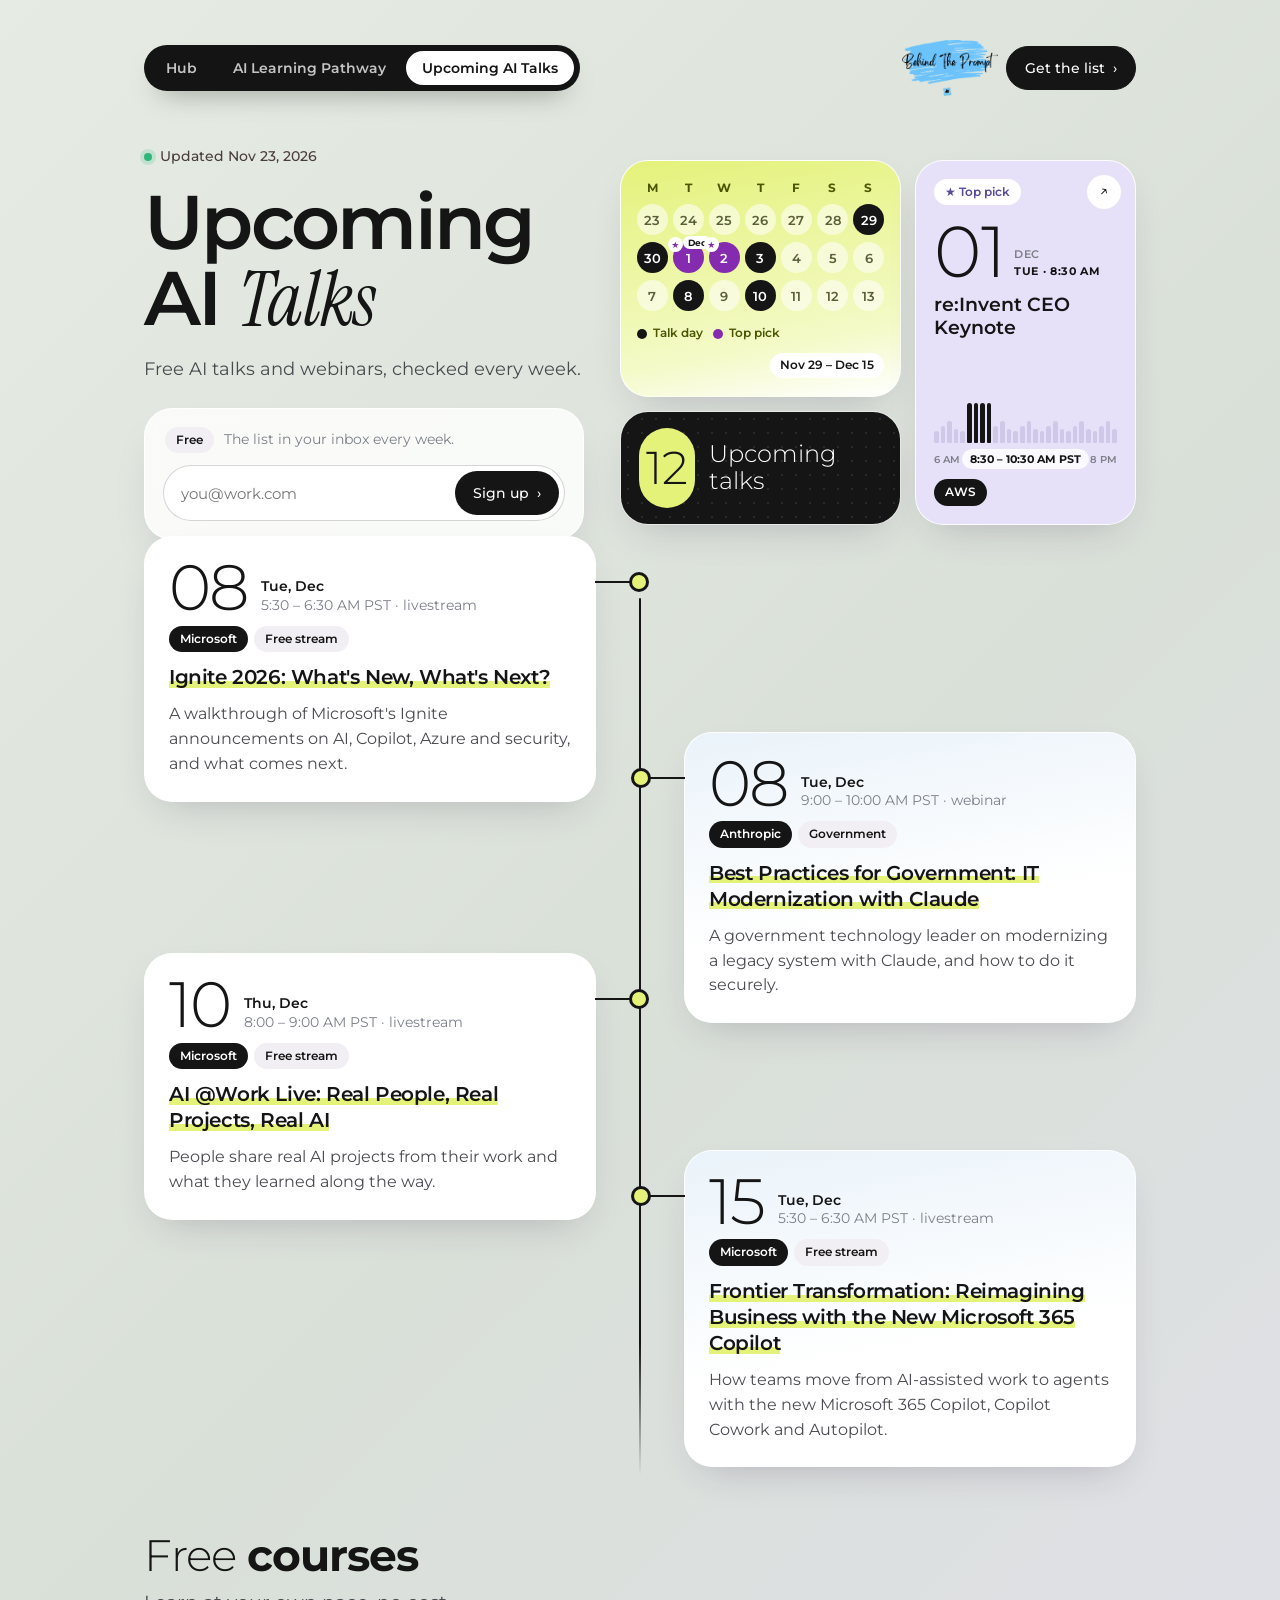
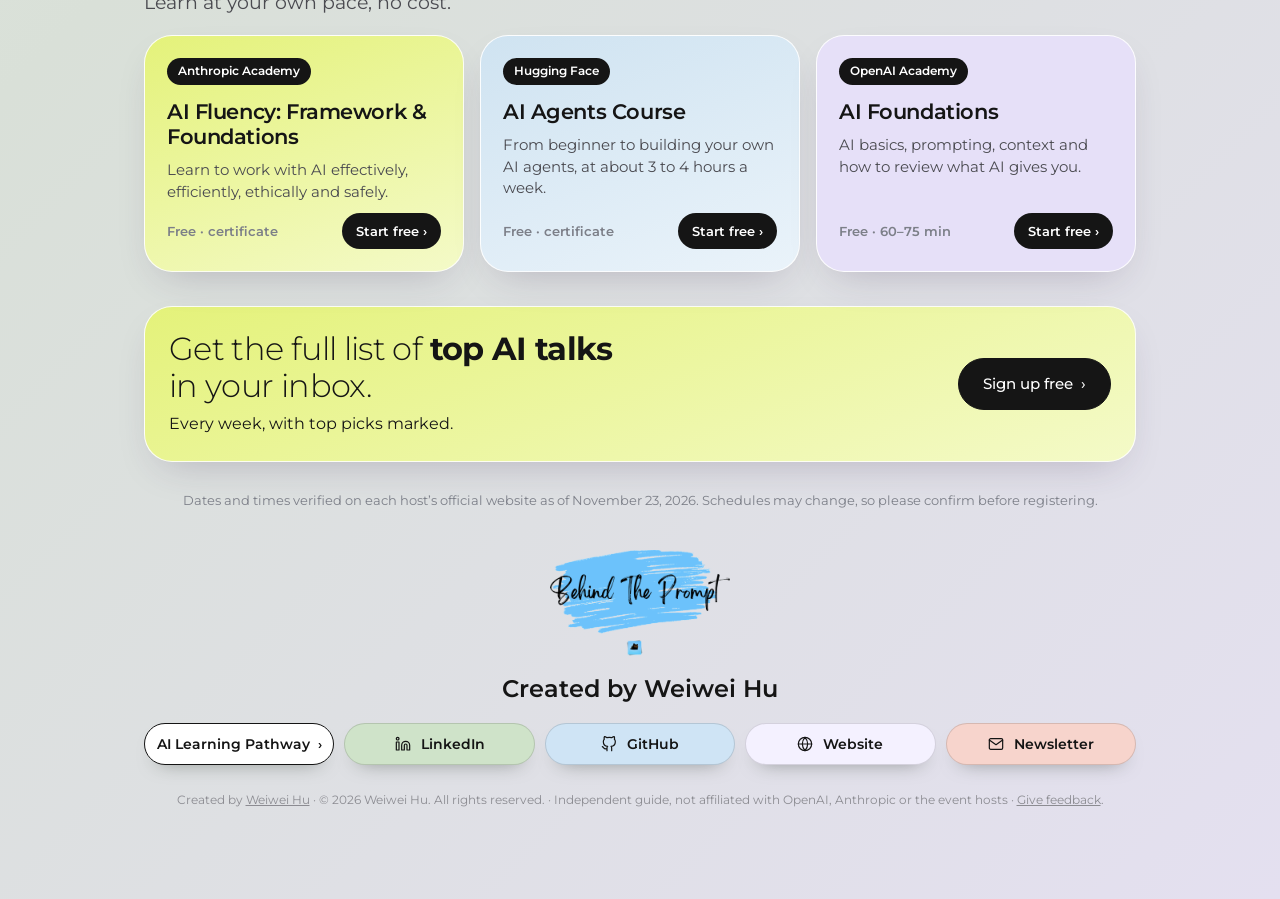
<file: docs/talks/index.html>
<!doctype html>
<html lang="en">
<head>
<meta charset="utf-8">
<meta name="robots" content="index, follow, noai, noimageai">
<meta name="copyright" content="© 2026 Weiwei Hu. All rights reserved.">
<meta name="viewport" content="width=device-width,initial-scale=1">
<title>Upcoming AI Talks · AI Learning Hub</title>
<meta name="description" content="Free AI talks and webinars, checked every week. All times PST. From AI Learning Hub by Weiwei Hu.">
<meta property="og:title" content="Upcoming AI Talks · AI Learning Hub">
<meta property="og:url" content="https://wei-wei-hu.github.io/ai-learning-hub/talks/">
<link rel="canonical" href="https://wei-wei-hu.github.io/ai-learning-hub/talks/">
<meta property="og:description" content="Free AI talks and webinars, checked every week.">
<link rel="icon" href="data:image/svg+xml,%3Csvg xmlns=%22http://www.w3.org/2000/svg%22 viewBox=%220 0 32 32%22%3E%3Crect width=%2232%22 height=%2232%22 rx=%2216%22 fill=%22%23E4F27A%22/%3E%3Ctext x=%2216%22 y=%2221%22 text-anchor=%22middle%22 font-family=%22Georgia,serif%22 font-size=%2214%22 font-weight=%22700%22 fill=%22%23151515%22%3EAI%3C/text%3E%3C/svg%3E">
<link rel="preconnect" href="https://fonts.googleapis.com">
<link rel="preconnect" href="https://fonts.gstatic.com" crossorigin>
<link rel="stylesheet" href="https://fonts.googleapis.com/css2?family=Instrument+Serif:ital@1&family=Montserrat:wght@200;300;400;500;600;700&display=swap">
<style>
:root{
  color-scheme: light;
  /* AI Learning Hub: Upcoming AI Talks */
  --ink:#151515; --text:#4A4A50; --muted:#7C7F88; --line:#E6E2EA; --card:#fff;
  --bg1:#E6ECE3; --bg2:#D9E0D8; --bg3:#E4E0F0;
  /* color blocks from the design references */
  --lime:#E4F27A; --lime-2:#F4FAC8; --lime-ink:#4B5600;
  --lav:#E6E0F8; --lav-ink:#5A4A9A;
  --sage:#D7E6D9; --sage-ink:#2F5A3E;
  --sky:#CFE3F1; --sky-2:#EAF3FA; --sky-ink:#2C5877;
  --slab:Montserrat,system-ui,sans-serif; --body:Montserrat,system-ui,sans-serif; --serif:"Instrument Serif",Georgia,serif;
  --shadow:0 16px 40px -18px rgba(60,40,80,.28);
}
*{box-sizing:border-box}
html{background:var(--bg1);scroll-behavior:smooth}
body{margin:0;min-height:100vh;font-family:var(--body);color:var(--ink);font-size:16px;line-height:1.55;background:linear-gradient(135deg,var(--bg1) 0%,var(--bg2) 45%,var(--bg3) 100%);-webkit-font-smoothing:antialiased}
a{color:inherit}
.wrap{max-width:1104px;margin:0 auto;padding:40px 56px 80px;overflow:hidden}
@media (max-width:900px){.wrap{padding:28px 32px 64px}}
@media (max-width:600px){.wrap{padding-left:16px;padding-right:16px}}
h1,h2,h3{font-family:var(--slab);margin:0;color:var(--ink)}
h1 b,h2 b,h3 b{font-weight:700}

/* nav */
.top{display:flex;justify-content:space-between;align-items:center;gap:12px}
.brand{display:flex;align-items:center;gap:12px;text-decoration:none}
.logo{width:44px;height:44px;border-radius:50%;background:#151515;display:grid;place-items:center;box-shadow:0 6px 18px rgba(0,0,0,.06);flex:none}
.brand .wm{font-family:var(--slab);font-weight:300;font-size:24px;color:var(--ink)}
.brand .wm b{font-weight:700}
.brand .btp{height:56px;width:auto;display:block}
@media (max-width:480px){.brand .btp{height:44px}}
.nav{display:flex;gap:8px;flex-wrap:wrap;justify-content:flex-end}
.pill{display:inline-flex;align-items:center;justify-content:center;gap:8px;height:44px;padding:0 18px;border-radius:999px;font:500 14px var(--body);text-decoration:none;white-space:nowrap;cursor:pointer;background:#fff;color:#151515;border:1px solid #151515;transition:transform .15s}
.pill:hover{transform:translateY(-1px)}
.pill.dark{background:#151515;color:#fff}
.pill.lime{background:var(--lime);border-color:var(--lime)}
.pill.big{height:52px;padding:0 24px;font-size:15px}
.pill i{font-style:normal}
.nav{display:flex;flex-wrap:wrap;justify-content:flex-end;gap:8px}
.nav .short{display:none}
@media (max-width:600px){.brand .wm{display:none}}
@media (max-width:720px){.nav{grid-template-columns:repeat(2,auto)}.nav .long{display:none}.nav .short{display:inline}}
@media (max-width:480px){.nav{gap:6px}.nav .pill{padding:0 11px;font-size:13px;height:40px}}
@media (max-width:720px){.nav .hide-sm{display:none}.brand .wm{font-size:20px}}

/* hero */
.hero{display:grid;grid-template-columns:.92fr 1.08fr;gap:36px;align-items:center;padding:48px 0 30px}
@media (max-width:900px){.hero{grid-template-columns:1fr;gap:28px;padding-top:32px}}
.eyebrow{display:inline-flex;align-items:center;gap:8px;font-size:14px;font-weight:500;color:#4A3C3A;margin:0 0 16px}
.eyebrow .dot{width:8px;height:8px;border-radius:50%;background:#2FB67A;box-shadow:0 0 0 4px rgba(47,182,122,.18)}
.hero h1{font-weight:300;font-size:clamp(44px,7vw,76px);line-height:1.03;letter-spacing:-.01em}
.lede{font-size:18px;color:var(--text);max-width:520px;margin:18px 0 24px}
.signup{display:flex;gap:6px;background:#fff;border:1px solid #151515;padding:5px;border-radius:999px;max-width:500px}
.signup input{flex:1 1 180px;min-width:0;border:0;background:transparent;font:inherit;font-size:16px;padding:0 16px;outline:none}
.signup .pill{border:0}
.signup:focus-within{box-shadow:0 0 0 3px var(--lime)}
@media (max-width:480px){.signup{flex-direction:column;border-radius:26px}.signup input{flex:none;padding:12px 14px}.signup .pill{width:100%}}
.sr{position:absolute;width:1px;height:1px;overflow:hidden;clip:rect(0 0 0 0)}
#signup-msg{margin:10px 4px 0;font-size:15px;color:var(--text)}
.sub-link{display:inline-block;margin-top:14px;font-size:15px;font-weight:600;border-bottom:1.5px solid currentColor;text-decoration:none}

/* hero collage: layered floating cards */
.collage{position:relative;height:400px}
.fc{position:absolute;border-radius:28px;padding:20px;box-shadow:var(--shadow);border:1.5px solid rgba(255,255,255,.9)}
.fc small{display:block;font-size:13px;color:var(--muted)}
.fc .n{font-family:var(--slab);font-weight:300;font-size:84px;line-height:.9;letter-spacing:-.03em}
.fc-a{left:4%;top:0;width:70%;height:260px;background:linear-gradient(160deg,var(--lime) 0%,var(--lime-2) 100%)}
.fc-a .bars{position:absolute;left:20px;right:20px;bottom:18px;display:flex;align-items:flex-end;gap:8px;height:74px}
.fc-a .bars span{flex:1;background:#151515;border-radius:8px 8px 4px 4px;opacity:.85}
.fc-a .bars span.off{background:rgba(21,21,21,.12)}
.fc-a .days{position:absolute;left:20px;right:20px;bottom:-2px;display:flex;gap:8px;font-size:11px;color:var(--lime-ink)}
.fc-a .days b{flex:1;text-align:center;font-weight:600}
.fc-b{right:0;top:28px;width:44%;background:#fff;text-align:center}
.ring{--p:40;width:120px;height:120px;border-radius:50%;margin:8px auto 6px;background:conic-gradient(#151515 calc(var(--p)*1%),var(--sky) 0);display:grid;place-items:center}
.ring::before{content:"";grid-area:1/1;width:92px;height:92px;border-radius:50%;background:#fff}
.ring b{grid-area:1/1;font-family:var(--slab);font-size:30px;font-weight:600}
.fc-c{right:0;left:auto;bottom:0;width:62%;background:var(--lav)}
.fc-c .row{display:flex;align-items:center;gap:12px;margin-top:8px}
.fc-c .num{font-family:var(--slab);font-size:48px;font-weight:300;line-height:.9}
.fc-c b{display:block;font-weight:600;line-height:1.3}
.fc-d{right:2%;bottom:34px;width:38%;background:#151515;color:#fff;background-image:radial-gradient(rgba(255,255,255,.09) 1.5px,transparent 1.5px);background-size:13px 13px}
.fc-d small{color:#B9BCC4}
.fc-d .n{font-size:56px;color:var(--lime)}
.tag{display:inline-flex;align-items:center;gap:6px;font-size:12px;font-weight:600;padding:4px 11px;border-radius:999px;background:#fff;color:var(--ink);white-space:nowrap}
.tag.dark{background:#151515;color:#fff}
.tag.lime{background:var(--lime);color:var(--lime-ink)}
.tag.lav{background:var(--lav);color:var(--lav-ink)}
.tag.sage{background:var(--sage);color:var(--sage-ink)}
.tag.sky{background:var(--sky);color:var(--sky-ink)}
@media (max-width:560px){.collage{height:330px}.fc .n{font-size:64px}.ring{width:96px;height:96px}.ring::before{width:72px;height:72px}.ring b{font-size:24px}.fc-a{left:0;width:82%;height:220px}.fc-b{width:46%}.fc-c{width:80%}.fc-d{width:44%}.fc{padding:16px}}

/* hero tiles: aligned two-tile grid */
.hgrid{display:grid;grid-template-columns:repeat(2,minmax(0,1fr));gap:16px;align-self:center;height:400px}
.ht{border-radius:28px;padding:22px;box-shadow:var(--shadow);border:1.5px solid rgba(255,255,255,.9);display:flex;flex-direction:column;gap:6px;min-height:340px}
.ht .tag{align-self:flex-start}
.ht-num{font-family:var(--slab);font-weight:300;font-size:96px;line-height:.9;letter-spacing:-.04em;margin-top:18px}
.ht-cap{margin:0;font-size:14px;color:var(--text)}
.ht-count{background:linear-gradient(160deg,var(--lime) 0%,var(--lime-2) 100%)}
.ht-count .ht-cap{color:var(--lime-ink)}
.ht-bars{margin-top:auto;display:flex;gap:6px;height:96px;align-items:stretch}
.ht-bars div{flex:1;display:flex;flex-direction:column;justify-content:flex-end;align-items:center;gap:6px}
.ht-bars span{width:100%;border-radius:8px 8px 4px 4px;background:rgba(21,21,21,.12)}
.ht-bars .on span{background:#151515}
.ht-bars b{font-size:11px;font-weight:600;color:var(--lime-ink)}
.ht-next{background:var(--lav)}
.ht-next>.tag{background:#fff;color:var(--lav-ink)}
.ht-title{margin-top:auto;font-family:var(--slab);font-weight:600;font-size:20px;line-height:1.25}
.ht-meta{display:flex;gap:6px;flex-wrap:wrap;margin-top:6px}
.ht-meta .tag{align-self:auto}
@media (max-width:560px){.hgrid{height:auto}.ht{min-height:260px;padding:18px}.ht-num{font-size:68px;margin-top:12px}.ht-title{font-size:17px}.ht-bars{height:70px}}

/* sections */
.sec{display:flex;justify-content:space-between;align-items:flex-end;gap:12px;flex-wrap:wrap;margin:44px 0 18px}
.sec h2{font-weight:300;font-size:clamp(30px,4.5vw,44px);line-height:1.1}
.sec p{margin:0;color:var(--muted);font-size:15px}

/* talk cards */
.talks{display:grid;grid-template-columns:repeat(2,minmax(0,1fr));gap:16px}
@media (max-width:760px){.talks{grid-template-columns:1fr}}
.card{background:var(--card);border-radius:28px;padding:24px;box-shadow:var(--shadow);border:1.5px solid rgba(255,255,255,.9);min-width:0}
.talk{display:grid;gap:12px;align-content:start}
.talk.pick{background:linear-gradient(170deg,var(--lime-2) 0%,#fff 60%)}
.talk.sky{background:linear-gradient(170deg,var(--sky-2) 0%,#fff 60%)}
.when{display:flex;align-items:flex-end;gap:14px}
.when .num{font-family:var(--slab);font-weight:300;font-size:64px;line-height:.82;letter-spacing:-.03em}
.when div{display:grid;font-size:14px;color:var(--muted);line-height:1.3}
.when div b{color:var(--ink);font-weight:600}
.tags{display:flex;gap:6px;flex-wrap:wrap}
.tags .tag{background:#F2EFF4}
.tags .tag.dark{background:#151515}
.tags .tag.lime{background:var(--lime)}
.talk h3{font-size:20px;font-weight:600;line-height:1.3}
.talk h3 a{text-decoration:none;background-image:linear-gradient(var(--lime),var(--lime));background-size:100% 7px;background-repeat:no-repeat;background-position:0 92%}
.talk p{margin:0}
.take{color:var(--text)}
.why{margin-top:12px;padding:12px 16px;border-radius:16px;background:rgba(255,255,255,.7);color:var(--ink);font-size:.95em}
.why b{display:block;font-size:.78em;letter-spacing:.08em;text-transform:uppercase;color:var(--lime-ink);margin-bottom:3px}
.why{font-size:15px;background:rgba(246,240,228,.7);border-radius:18px;padding:12px 14px}
.unv{font-size:14px;color:#8a5a00}
.wide{grid-column:1/-1}

/* hero bento */
.bento{display:grid;grid-template-columns:repeat(6,minmax(0,1fr));gap:16px}
.bento>*{grid-column:span 3}
.bento .s2{grid-column:span 2}.bento .s4{grid-column:span 4}
@media (max-width:860px){.bento>*,.bento .s2,.bento .s4{grid-column:1/-1}}
.blk{border-radius:28px;padding:24px;box-shadow:var(--shadow);border:1.5px solid rgba(255,255,255,.9);display:grid;gap:12px;align-content:start;position:relative;min-width:0}
.blk h3{font-size:24px;font-weight:300;line-height:1.2}
.blk p{margin:0}
.blk .lock{position:absolute;top:20px;right:20px;width:34px;height:34px;border-radius:50%;background:rgba(255,255,255,.85);display:grid;place-items:center}
.b-dark{background:#151515;color:#fff;background-image:radial-gradient(rgba(255,255,255,.08) 1.5px,transparent 1.5px);background-size:14px 14px}
.b-dark h3{color:#fff}.b-dark p{color:#C4C7CE}
.b-dark .lock{background:rgba(255,255,255,.12)}
.cal{display:grid;grid-template-columns:repeat(7,1fr);gap:6px;margin-top:4px}
.cal span{aspect-ratio:1;border-radius:10px;background:rgba(255,255,255,.07);display:grid;place-items:center;font-size:12px;color:#9EA2AA}
.cal span.on{background:var(--lime);color:#151515;font-weight:700}
.b-lime{background:linear-gradient(160deg,var(--lime) 0%,var(--lime-2) 100%)}
.b-lime .big{font-family:var(--slab);font-weight:300;font-size:96px;line-height:.85;letter-spacing:-.03em}
.b-lime .big small{font-size:22px;letter-spacing:0;font-family:var(--body);font-weight:600}
.week{display:flex;gap:6px}
.week span{flex:1;text-align:center;font-size:12px;font-weight:600;padding:8px 0;border-radius:12px;background:rgba(255,255,255,.55)}
.week span.on{background:#151515;color:var(--lime)}
.b-lav{background:var(--lav)}
.recap{background:rgba(255,255,255,.8);border-radius:20px;padding:14px 16px;display:grid;gap:4px}
.recap .meta{font-size:13px;color:var(--lav-ink);font-weight:600}
.recap b{font-family:var(--slab);font-weight:600;font-size:16px;line-height:1.3}
.recap p{font-size:15px;color:var(--text)}
.recap a{font-size:14px;color:var(--lav-ink);font-weight:600}
.b-sage{background:var(--sage)}
.conf{background:rgba(255,255,255,.75);border-radius:20px;padding:16px;display:grid;gap:4px}
.conf .range{font-family:var(--slab);font-weight:300;font-size:34px;line-height:1;letter-spacing:-.02em}
.conf b{font-weight:600}
.conf a{text-decoration:none;border-bottom:1.5px solid currentColor}
.conf p{font-size:15px;color:var(--text)}
.note{font-size:13px;color:var(--muted);margin:0}

/* get the list */
.getlist{display:flex;align-items:center;justify-content:space-between;gap:20px;flex-wrap:wrap;margin-top:34px;background:linear-gradient(160deg,var(--lime) 0%,var(--lime-2) 100%)}
.getlist h2{font-weight:300;font-size:clamp(24px,3vw,32px);line-height:1.15;max-width:22ch}
.getlist .sec-sub{margin:8px 0 0}
.save{display:flex;align-items:center;gap:12px;background:rgba(255,255,255,.7);border-radius:20px;padding:12px 14px}
.save .ring{--p:17;width:58px;height:58px;margin:0;background:conic-gradient(#151515 calc(var(--p)*1%),#fff 0)}
.save .ring::before{width:42px;height:42px;background:#EAF3FA}
.save .ring b{font-size:13px}
.save p{margin:0;font-size:14px;color:var(--text)}

.about{display:grid;grid-template-columns:auto 1fr;gap:18px;align-items:center;margin-top:44px}
@media (max-width:560px){.about{grid-template-columns:1fr}}
.about .logo{width:60px;height:60px}
.about p{margin:0}
footer{font-size:13px;color:var(--muted);text-align:center;padding-top:28px}
/* footer */
.closer{padding:40px 0 10px;text-align:center}
.follow-label{margin:0 0 16px;font-family:var(--slab);font-weight:600;font-size:24px;color:#151515}
.social-row{display:flex;flex-wrap:wrap;gap:12px;justify-content:center;max-width:760px;margin:0 auto}
.social-pill{display:flex;align-items:center;justify-content:center;gap:8px;height:48px;padding:13px 20px;white-space:nowrap;border-radius:999px;background:#151515;color:#fff;font:500 15px var(--body);text-decoration:none;box-shadow:0 10px 22px rgba(0,0,0,.18)}
.social-pill span{width:22px;height:22px;border-radius:50%;background:#fff;color:#151515;display:grid;place-items:center;font-size:13px}
.social-pill:hover{transform:translateY(-1px)}
@media (max-width:680px){.social-row{max-width:360px}}
.foot{margin:26px 0 0;font-size:13px;color:#8C8C92}
.foot.legal{max-width:640px;margin:8px auto 0;font-size:11.5px;line-height:1.5;opacity:.85}
/* timeline */
.talks.tl{display:block;position:relative;padding:8px 0}
.talks.tl::before{content:"";position:absolute;left:50%;top:0;bottom:0;width:2px;margin-left:-1px;background:linear-gradient(#151515 0%,#151515 85%,rgba(21,21,21,0) 100%);border-radius:2px}
.talks.tl .talk{position:relative;width:calc(50% - 44px);margin:0}
.talks.tl .talk+.talk{margin-top:-70px}
.talks.tl .talk:nth-child(odd){margin-right:auto}
.talks.tl .talk:nth-child(even){margin-left:auto}
.talks.tl .talk::before{content:"";position:absolute;top:44px;width:44px;height:2px;background:#151515}
.talks.tl .talk:nth-child(odd)::before{right:-44px}
.talks.tl .talk:nth-child(even)::before{left:-44px}
.talks.tl .talk::after{content:"";position:absolute;top:35px;width:20px;height:20px;border-radius:50%;background:var(--lime);border:3px solid #151515;box-sizing:border-box}
.talks.tl .talk:nth-child(odd)::after{right:-54px}
.talks.tl .talk:nth-child(even)::after{left:-54px}
.talks.tl .talk h3 a::after{content:"";position:absolute;inset:0;border-radius:28px}
.talks.tl .talk{transition:transform .15s,box-shadow .15s}
.talks.tl .talk:hover{transform:translateY(-3px);box-shadow:0 22px 46px -18px rgba(60,40,80,.38)}
.talks.tl .wide{grid-column:auto}
@media (max-width:760px){
  .talks.tl{padding-left:30px}
  .talks.tl::before{left:9px}
  .talks.tl .talk,.talks.tl .talk:nth-child(even),.talks.tl .talk:nth-child(odd){width:100%;margin:0}
  .talks.tl .talk+.talk{margin-top:16px}
  .talks.tl .talk:nth-child(n)::before{left:-21px;right:auto;width:21px}
  .talks.tl .talk:nth-child(n)::after{left:-31px;right:auto}
}
a:focus-visible,button:focus-visible{outline:2px solid #151515;outline-offset:3px}
.sec .sec-sub{margin-top:8px!important;flex-basis:100%;margin:2px 0 0;font-size:19px;color:var(--text);max-width:640px}
[hidden]{display:none!important}
.join{max-width:440px;border-radius:28px;background:rgba(255,255,255,.82);border:1px solid rgba(255,255,255,.9);box-shadow:0 22px 46px -24px rgba(60,40,80,.35);padding:18px;backdrop-filter:blur(6px)}
.join-top{display:flex;align-items:center;gap:10px;margin:0 0 12px 2px}
.join-top .tag{background:#F2EFF4}
.join-k{font-size:14px;color:var(--muted)}
.join .signup{max-width:none;border:1px solid rgba(21,21,21,.18);background:#fff}
.join .signup input{padding:0 12px;font-size:15px}
.join.done{background:#151515;border-color:#151515;color:#fff;padding:24px}
.join-done h3{font-family:var(--slab);font-weight:300;font-size:30px;line-height:1.15;margin:16px 0 0;color:#fff}
.join-done p{margin:8px 0 0;color:#cfcfcf;font-size:15px}
.join-done .pill{margin-top:20px;color:#151515}
#signup-msg{margin:10px 4px 0;font-size:14px}
@media (max-width:480px){.join{padding:14px}.join .signup{flex-direction:row;border-radius:999px}.join .signup input{padding:0 10px}.join .signup .pill{width:auto}}
/* hero bento: calendar, count capsule, top pick (filled weekly from talks.json) */
.bento{display:grid;grid-template-columns:1.12fr .88fr;grid-template-areas:"cal top" "cnt top";gap:14px;align-self:center}
.bento>*{border-radius:28px;box-shadow:var(--shadow);border:1.5px solid rgba(255,255,255,.9)}
.b-cal{grid-area:cal;background:linear-gradient(170deg,var(--lime) 0%,var(--lime-2) 75%,#fff 100%);padding:18px 16px;display:flex;flex-direction:column;gap:7px}
.cal-h,.cal-r{display:grid;grid-template-columns:repeat(7,1fr);gap:5px;text-align:center}
.cal-h b{font-size:12px;color:var(--lime-ink)}
.cal-r span{position:relative;aspect-ratio:1;border-radius:50%;background:rgba(255,255,255,.55);display:grid;place-items:center;font:600 13px var(--body);color:#5b5f3a}
.cal-r span i{position:absolute;top:-6px;right:-7px;font:700 9px var(--body);font-style:normal;background:#fff;color:var(--ink);padding:1px 5px;border-radius:999px}
.cal-r span.on{background:#151515;color:#fff}
.cal-r span.tp{background:#852BAF;color:#fff}
.cal-r span.tp::before{content:"★";position:absolute;top:-5px;left:-5px;width:15px;height:15px;border-radius:50%;background:#fff;color:#852BAF;font-size:9px;line-height:15px;text-align:center}
.cal-k{margin-top:6px;display:flex;gap:10px;flex-wrap:wrap;align-items:center;font-size:12px;font-weight:600;color:var(--lime-ink)}
.cal-k span{display:inline-flex;align-items:center;gap:6px}
.cal-k i{width:10px;height:10px;border-radius:50%;background:#151515}
.cal-k i.k-top{background:#852BAF}
.cal-k .rng{margin-left:auto;background:#fff;color:var(--ink);padding:3px 10px;border-radius:999px}
.b-count{grid-area:cnt;background:#151515;color:#fff;background-image:radial-gradient(rgba(255,255,255,.09) 1.5px,transparent 1.5px);background-size:14px 14px;padding:16px 18px;display:flex;align-items:center;gap:14px}
.cnum{width:56px;height:80px;border-radius:999px;background:var(--lime);color:#151515;display:grid;place-items:center;font:300 46px var(--slab);flex:none}
.clab{font:300 24px/1.1 var(--slab)}
.b-top{grid-area:top;position:relative;background:var(--lav);padding:18px;display:flex;flex-direction:column;gap:10px;color:var(--ink);text-decoration:none;transition:transform .15s,box-shadow .15s}
.b-top:hover{transform:translateY(-3px);box-shadow:0 22px 46px -18px rgba(60,40,80,.38)}
.b-top>.tag{align-self:flex-start;color:var(--lav-ink)}
.b-top>.tag.dark{color:#fff}
.b-arrow{position:absolute;top:14px;right:14px;width:34px;height:34px;border-radius:50%;background:#fff;display:grid;place-items:center;font-size:16px}
.tp-d{display:flex;align-items:flex-end;gap:8px;margin-top:4px}
.tp-d .num{font:300 72px/0.9 var(--slab)}
.tp-d .mo{display:flex;flex-direction:column;font-size:11px;letter-spacing:.06em;color:var(--muted);font-weight:600;padding-bottom:4px}
.tp-d .mo b{color:var(--ink)}
.b-top .ttl{font-family:var(--slab);font-weight:600;font-size:19px;line-height:1.2}
.tbar{margin-top:auto;display:grid;gap:6px}
.tbar .bars{display:flex;align-items:flex-end;gap:2px;height:40px}
.tbar .bars span{flex:1;border-radius:4px 4px 2px 2px;background:rgba(90,74,154,.16)}
.tbar .bars span.on{background:#151515}
.tlab{display:flex;justify-content:space-between;align-items:center;font:600 10px var(--body);color:var(--muted)}
.tlab b{font-size:11px;color:var(--ink);background:rgba(255,255,255,.85);padding:3px 8px;border-radius:999px}
@media (max-width:560px){.bento{grid-template-columns:1fr;grid-template-areas:"cal" "cnt" "top"}.cal-r span{font-size:15px}.cal-h b,.cal-k{font-size:13px}.tp-d .num{font-size:84px}.b-top{min-height:0}}
.courses .sec{display:block;margin-top:56px}
.c-grid{display:grid;grid-template-columns:repeat(auto-fit,minmax(280px,1fr));gap:16px}
.course{position:relative;border-radius:28px;padding:22px;box-shadow:var(--shadow);border:1.5px solid rgba(255,255,255,.9);display:flex;flex-direction:column;gap:10px;color:var(--ink);text-decoration:none;transition:transform .15s,box-shadow .15s;min-height:230px}
.course:hover{transform:translateY(-3px);box-shadow:0 22px 46px -18px rgba(60,40,80,.38)}
.course.k0{background:linear-gradient(160deg,var(--lime) 0%,var(--lime-2) 100%)}
.course.k1{background:linear-gradient(160deg,var(--sky) 0%,var(--sky-2) 100%)}
.course.k2{background:var(--lav)}
.course .tag{align-self:flex-start}
.course h3{font-family:var(--slab);font-weight:600;font-size:21px;line-height:1.2;margin:4px 0 0}
.course p{margin:0;font-size:15px;line-height:1.45;color:var(--text)}
.course .c-foot{margin-top:auto;display:flex;align-items:center;justify-content:space-between;gap:10px;font-size:13px;font-weight:600;color:var(--muted)}
.course .c-go{background:#151515;color:#fff;border-radius:999px;padding:8px 14px;font-size:13px;white-space:nowrap}
@media (max-width:820px){.c-grid{grid-template-columns:1fr}.course{min-height:0}}
.social-pill svg{flex:none;margin-right:2px}
/* ---- hub template (2026-11-23) ---- */
.hubnav{display:flex;align-items:center;gap:4px;background:#141414;border-radius:999px;padding:6px;box-shadow:0 14px 28px -16px rgba(0,0,0,.5)}
.hubnav a{color:rgba(255,255,255,.75);font:600 13.5px var(--body);padding:9px 16px;border-radius:999px;text-decoration:none}
.hubnav a.on{background:#fff;color:#141414}.hubnav a:hover{color:#fff}.hubnav a.on:hover{color:#141414}
.nav{align-items:center}.btplink .btp{height:56px;width:auto;display:block}
.hero h1{font-weight:600;letter-spacing:-.035em;line-height:1}
.hero h1 em{font-family:var(--serif);font-style:italic;font-weight:400;letter-spacing:-.01em}
h2,h3{letter-spacing:-.02em}
@media (max-width:720px){.btplink{display:none}.hubnav a{padding:8px 12px;font-size:13px}.hubnav .lg{display:none}}
.social-row{display:grid!important;grid-template-columns:repeat(5,minmax(0,1fr));gap:10px;max-width:1000px;margin:0 auto}
.social-pill{height:42px!important;padding:0 10px!important;font:600 14px var(--body)!important;color:#141414!important;border:1.5px solid rgba(20,20,20,.14);box-shadow:0 10px 20px -14px rgba(40,50,40,.6)!important;white-space:nowrap;transition:transform .15s,border-color .15s}
.social-pill:hover{transform:translateY(-3px);border-color:#141414}
.social-pill svg{width:16px;height:16px}
.social-row .social-pill:nth-child(1){background:#fff;border-color:#141414}
.social-row .social-pill:nth-child(1) span{background:none!important;color:#141414!important;width:auto!important;height:auto!important}
.social-row .social-pill:nth-child(2){background:#CFE3C9}
.social-row .social-pill:nth-child(3){background:#CFE4F5}
.social-row .social-pill:nth-child(4){background:#F4F1FF}
.social-row .social-pill:nth-child(5){background:#F7D4CC}
.foot{font-size:12px!important;max-width:none!important}
@media (min-width:1100px){.foot{white-space:nowrap}}
@media (max-width:760px){.social-row{grid-template-columns:repeat(2,minmax(0,1fr));max-width:400px}.social-row .social-pill:nth-child(1){grid-column:1/-1}}
</style>
</head>
<body>
<div class="wrap">

  <nav class="top">
    <div class="hubnav" role="navigation" aria-label="Main"><a href="../">Hub</a><a href="../pathway/"><span class="lg">AI Learning </span>Pathway</a><a class="on" href="./"><span class="lg">Upcoming AI </span>Talks</a></div>
    <div class="nav">
      <a class="btplink" href="https://behindprompt.substack.com/" target="_blank" rel="noopener" title="Behind The Prompt newsletter"><img class="btp" src="../assets/behind-the-prompt-logo.png" alt="Behind The Prompt newsletter" width="96" height="56"></a>
      <a class="pill dark" href="#signup">Get the list <i aria-hidden="true">›</i></a>
    </div>
  </nav>

  <header class="hero">
    <div>
      <p class="eyebrow"><span class="dot" aria-hidden="true"></span><!--T:UPDATED-->Updated Nov 23, 2026<!--/T:UPDATED--></p>
      <h1>Upcoming AI <em>Talks</em></h1>
      <p class="lede">Free AI talks and webinars, checked every week.</p>
      <!-- Free signup -->
      <div class="join" id="join">
        <div class="join-form">
          <div class="join-top"><span class="tag">Free</span><span class="join-k">The list in your inbox every week.</span></div>
          <form class="signup" id="signup" novalidate>
            <input type="text" name="website" tabindex="-1" autocomplete="off" aria-hidden="true" style="position:absolute;left:-9999px;width:1px;height:1px">
            <label for="email" class="sr">Your email</label>
            <input id="email" type="email" name="email" placeholder="you@work.com" autocomplete="email" required>
            <button class="pill dark" type="submit">Sign up <i aria-hidden="true">›</i></button>
          </form>
          <p id="signup-msg" role="status" aria-live="polite" hidden></p>
        </div>
        <div class="join-done" id="join-done" hidden>
          <span class="tag lime" id="join-tag">Subscribed</span>
          <h3 id="join-h">You're already subscribed.</h3>
          <p id="join-p" hidden></p>
        </div>
      </div>
    </div>

    <!--T:HERO-->    <div class="bento">
      <div class="b-cal" aria-label="Talk days">
        <div class="cal-h"><b>M</b><b>T</b><b>W</b><b>T</b><b>F</b><b>S</b><b>S</b></div><div class="cal-r"><span class="">23</span><span class="">24</span><span class="">25</span><span class="">26</span><span class="">27</span><span class="">28</span><span class="on">29</span></div><div class="cal-r"><span class="on">30</span><span class="on tp">1<i>Dec</i></span><span class="on tp">2</span><span class="on">3</span><span class="">4</span><span class="">5</span><span class="">6</span></div><div class="cal-r"><span class="">7</span><span class="on">8</span><span class="">9</span><span class="on">10</span><span class="">11</span><span class="">12</span><span class="">13</span></div>
        <div class="cal-k"><span><i></i>Talk day</span><span><i class="k-top"></i>Top pick</span><span class="rng">Nov 29 – Dec 15</span></div>
      </div>
      <div class="b-count"><span class="cnum">12</span><span class="clab">Upcoming<br>talks</span></div>
      <a class="b-top" href="https://aws.amazon.com/events/reinvent/livestream/" target="_blank" rel="noopener">
        <span class="b-arrow" aria-hidden="true">↗</span>
        <span class="tag">★ Top pick</span>
        <div class="tp-d"><span class="num">01</span><span class="mo">DEC<b>TUE · 8:30 AM</b></span></div>
        <div class="ttl">re:Invent CEO Keynote</div>
        <div class="tbar"><div class="bars"><span class="" style="height:30%"></span><span class="" style="height:42%"></span><span class="" style="height:54%"></span><span class="" style="height:36%"></span><span class="" style="height:30%"></span><span class="on" style="height:100%"></span><span class="on" style="height:100%"></span><span class="on" style="height:100%"></span><span class="on" style="height:100%"></span><span class="" style="height:42%"></span><span class="" style="height:54%"></span><span class="" style="height:36%"></span><span class="" style="height:30%"></span><span class="" style="height:42%"></span><span class="" style="height:54%"></span><span class="" style="height:36%"></span><span class="" style="height:30%"></span><span class="" style="height:42%"></span><span class="" style="height:54%"></span><span class="" style="height:36%"></span><span class="" style="height:30%"></span><span class="" style="height:42%"></span><span class="" style="height:54%"></span><span class="" style="height:36%"></span><span class="" style="height:30%"></span><span class="" style="height:42%"></span><span class="" style="height:54%"></span><span class="" style="height:36%"></span></div><div class="tlab"><span>6 AM</span><b>8:30 – 10:30 AM PST</b><span>8 PM</span></div></div>
        <span class="tag dark">AWS</span>
      </a>
    </div>
<!--/T:HERO-->
  </header>

  <!-- ===== WEEKLY LIST: filled from talks.json by talks/build.mjs ===== -->
  <section class="talks tl" id="talks" style="margin-top:28px">
<!--T:LIST-->
    <article class="card talk " data-date="2026-11-29">
      <div class="when"><span class="num">29</span><div><b>Sun, Nov</b>12:00 – 6:00 PM PST · livestream</div></div>
      <div class="tags"><span class="tag dark">AWS</span><span class="tag">Free stream</span></div>
      <h3><a href="https://aws.amazon.com/events/reinvent/livestream/" target="_blank" rel="noopener">Road to re:Invent: Live Hackathon</a></h3>
      <p class="take">A live hackathon tournament the day before re:Invent opens, with Jeff Barr and Swami Sivasubramanian.</p>
    </article>

    <article class="card talk sky" data-date="2026-11-30">
      <div class="when"><span class="num">30</span><div><b>Mon, Nov</b>8:00 AM PST · livestream</div></div>
      <div class="tags"><span class="tag dark">Anthropic</span><span class="tag">Free stream</span></div>
      <h3><a href="https://www.anthropic.com/events/anthropic-at-aws-re-invent-2026" target="_blank" rel="noopener">Anthropic at AWS re:Invent 2026</a></h3>
      <p class="take">Anthropic's sessions and demos from re:Invent in Las Vegas, with a livestream on the event page.</p>
    </article>

    <article class="card talk " data-date="2026-11-30">
      <div class="when"><span class="num">30</span><div><b>Mon, Nov</b>7:30 – 8:45 PM PST · livestream</div></div>
      <div class="tags"><span class="tag dark">AWS</span><span class="tag">Free stream</span></div>
      <h3><a href="https://aws.amazon.com/events/reinvent/livestream/" target="_blank" rel="noopener">re:Invent Developer Keynote</a></h3>
      <p class="take">AWS engineers including Marc Brooker and Clare Liguori on how builders are working with AI agents.</p>
    </article>

    <article class="card talk pick" data-date="2026-12-01">
      <div class="when"><span class="num">01</span><div><b>Tue, Dec</b>8:30 – 10:30 AM PST · livestream</div></div>
      <div class="tags"><span class="tag dark">AWS</span><span class="tag lime">Top pick</span><span class="tag">Free stream</span></div>
      <h3><a href="https://aws.amazon.com/events/reinvent/livestream/" target="_blank" rel="noopener">re:Invent CEO Keynote with Matt Garman</a></h3>
      <p class="take">Amazon's biggest AI announcements of the year, with guests Sam Altman of OpenAI and Tony Xu of DoorDash.</p>
      <p class="why"><b>Why I picked it</b>The year's main AWS AI launches in one sitting, with the heads of AWS and OpenAI on the same stage. Watch it if you make AI platform or budget decisions.</p>
    </article>

    <article class="card talk pick" data-date="2026-12-02">
      <div class="when"><span class="num">02</span><div><b>Wed, Dec</b>8:30 – 10:00 AM PST · livestream</div></div>
      <div class="tags"><span class="tag dark">AWS</span><span class="tag lime">Top pick</span><span class="tag">Free stream</span></div>
      <h3><a href="https://aws.amazon.com/events/reinvent/livestream/" target="_blank" rel="noopener">re:Invent Data and AI Keynote with Swami Sivasubramanian</a></h3>
      <p class="take">How AWS sees data and AI agents coming together, with stories from Delta Air Lines and Cox Automotive. Useful for leaders planning next year.</p>
      <p class="why"><b>Why I picked it</b>Getting company data ready is often the hardest part of an AI project. Here two large companies show how they connected theirs to AI agents. Watch it if you lead a data, analytics or AI team.</p>
    </article>

    <article class="card talk sky" data-date="2026-12-03">
      <div class="when"><span class="num">03</span><div><b>Thu, Dec</b>7:00 AM PST · livestream</div></div>
      <div class="tags"><span class="tag dark">Salesforce</span><span class="tag">Free stream</span></div>
      <h3><a href="https://www.salesforce.com/plus/experience/world_tour_nyc_winter_2026" target="_blank" rel="noopener">Salesforce World Tour New York</a></h3>
      <p class="take">The main keynote streams free on Salesforce+, with news on Agentforce, Slack and Salesforce with Claude. Free registration.</p>
    </article>

    <article class="card talk " data-date="2026-12-03">
      <div class="when"><span class="num">03</span><div><b>Thu, Dec</b>8:30 – 10:00 AM PST · livestream</div></div>
      <div class="tags"><span class="tag dark">AWS</span><span class="tag">Free stream</span></div>
      <h3><a href="https://aws.amazon.com/events/reinvent/livestream/" target="_blank" rel="noopener">re:Invent Technical Innovations Keynote</a></h3>
      <p class="take">Matt Wood and AWS leaders on new chips, security and the technology behind AI at scale.</p>
    </article>

    <article class="card talk sky" data-date="2026-12-03">
      <div class="when"><span class="num">03</span><div><b>Thu, Dec</b>10:15 – 11:15 AM PST · livestream</div></div>
      <div class="tags"><span class="tag dark">OpenAI Academy</span><span class="tag">Education</span></div>
      <h3><a href="https://academy.openai.com/public/clubs/k-12-administrators-and-district-leaders-gcxd3/events/chatgpt-for-teachers-leading-district-wide-adoption-xxfhix3z96" target="_blank" rel="noopener">ChatGPT for Teachers: Leading District-Wide Adoption</a></h3>
      <p class="take">For school and district leaders planning how teachers will use ChatGPT across a whole district.</p>
    </article>

    <article class="card talk " data-date="2026-12-08">
      <div class="when"><span class="num">08</span><div><b>Tue, Dec</b>5:30 – 6:30 AM PST · livestream</div></div>
      <div class="tags"><span class="tag dark">Microsoft</span><span class="tag">Free stream</span></div>
      <h3><a href="https://developer.microsoft.com/en-us/reactor/events/27795/" target="_blank" rel="noopener">Ignite 2026: What's New, What's Next?</a></h3>
      <p class="take">A walkthrough of Microsoft's Ignite announcements on AI, Copilot, Azure and security, and what comes next.</p>
    </article>

    <article class="card talk sky" data-date="2026-12-08">
      <div class="when"><span class="num">08</span><div><b>Tue, Dec</b>9:00 – 10:00 AM PST · webinar</div></div>
      <div class="tags"><span class="tag dark">Anthropic</span><span class="tag">Government</span></div>
      <h3><a href="https://claude.com/resources/webinars/best-practices-for-government-it-modernization-with-claude" target="_blank" rel="noopener">Best Practices for Government: IT Modernization with Claude</a></h3>
      <p class="take">A government technology leader on modernizing a legacy system with Claude, and how to do it securely.</p>
    </article>

    <article class="card talk " data-date="2026-12-10">
      <div class="when"><span class="num">10</span><div><b>Thu, Dec</b>8:00 – 9:00 AM PST · livestream</div></div>
      <div class="tags"><span class="tag dark">Microsoft</span><span class="tag">Free stream</span></div>
      <h3><a href="https://developer.microsoft.com/en-us/reactor/events/27703/" target="_blank" rel="noopener">AI @Work Live: Real People, Real Projects, Real AI</a></h3>
      <p class="take">People share real AI projects from their work and what they learned along the way.</p>
    </article>

    <article class="card talk sky" data-date="2026-12-15">
      <div class="when"><span class="num">15</span><div><b>Tue, Dec</b>5:30 – 6:30 AM PST · livestream</div></div>
      <div class="tags"><span class="tag dark">Microsoft</span><span class="tag">Free stream</span></div>
      <h3><a href="https://developer.microsoft.com/en-us/reactor/events/27796/" target="_blank" rel="noopener">Frontier Transformation: Reimagining Business with the New Microsoft 365 Copilot</a></h3>
      <p class="take">How teams move from AI-assisted work to agents with the new Microsoft 365 Copilot, Copilot Cowork and Autopilot.</p>
    </article>
<!--/T:LIST-->
  </section>
  <!-- ===== END WEEKLY LIST ===== -->

  <section class="courses" id="courses">
    <div class="sec"><h2>Free <b>courses</b></h2><p class="sec-sub">Learn at your own pace, no cost.</p></div>
    <div class="c-grid"><!--T:COURSES-->
      <a class="course k0" href="https://anthropic.skilljar.com/ai-fluency-framework-foundations" target="_blank" rel="noopener">
        <span class="tag dark">Anthropic Academy</span>
        <h3>AI Fluency: Framework &amp; Foundations</h3>
        <p>Learn to work with AI effectively, efficiently, ethically and safely.</p>
        <div class="c-foot"><span>Free · certificate</span><span class="c-go">Start free ›</span></div>
      </a>
      <a class="course k1" href="https://huggingface.co/learn/agents-course/unit0/introduction" target="_blank" rel="noopener">
        <span class="tag dark">Hugging Face</span>
        <h3>AI Agents Course</h3>
        <p>From beginner to building your own AI agents, at about 3 to 4 hours a week.</p>
        <div class="c-foot"><span>Free · certificate</span><span class="c-go">Start free ›</span></div>
      </a>
      <a class="course k2" href="https://academy.openai.com/pages/courses" target="_blank" rel="noopener">
        <span class="tag dark">OpenAI Academy</span>
        <h3>AI Foundations</h3>
        <p>AI basics, prompting, context and how to review what AI gives you.</p>
        <div class="c-foot"><span>Free · 60–75 min</span><span class="c-go">Start free ›</span></div>
      </a>
    <!--/T:COURSES--></div>
  </section>

  <section class="card getlist" id="get">
    <div><h2>Get the full list of <b>top AI talks</b> in your inbox.</h2><p class="sec-sub">Every week, with top picks marked.</p></div>
    <a class="pill dark big" href="#signup">Sign up free <i aria-hidden="true">›</i></a>
  </section>


  <p class="note" style="text-align:center;margin-top:28px">Dates and times verified on each host’s official website as of <!--T:ASOF-->November 23, 2026<!--/T:ASOF-->. Schedules may change, so please confirm before registering.</p>

  <section class="closer">
    <a href="https://behindprompt.substack.com/" target="_blank" rel="noopener"><img src="../assets/behind-the-prompt-logo.png" alt="Behind The Prompt newsletter" width="180" style="display:block;height:auto;margin:0 auto 14px"></a>
    <p class="follow-label">Created by Weiwei Hu</p>
    <div class="social-row"><a class="social-pill" href="../pathway/">AI Learning Pathway <span aria-hidden="true">›</span></a><a class="social-pill" href="https://www.linkedin.com/in/weiweihu/" target="_blank" rel="noopener"><svg aria-hidden="true" width="17" height="17" viewBox="0 0 24 24" fill="none" stroke="currentColor" stroke-width="1.8" stroke-linecap="round" stroke-linejoin="round"><path d="M16 8a6 6 0 0 1 6 6v7h-4v-7a2 2 0 0 0-4 0v7h-4v-7a6 6 0 0 1 6-6z"/><rect x="2" y="9" width="4" height="12"/><circle cx="4" cy="4" r="2"/></svg>LinkedIn</a><a class="social-pill" href="https://github.com/wei-wei-hu/ai-learning-hub" target="_blank" rel="noopener"><svg aria-hidden="true" width="17" height="17" viewBox="0 0 24 24" fill="none" stroke="currentColor" stroke-width="1.8" stroke-linecap="round" stroke-linejoin="round"><path d="M9 19c-5 1.5-5-2.5-7-3m14 6v-3.87a3.37 3.37 0 0 0-.94-2.61c3.14-.35 6.44-1.54 6.44-7A5.44 5.44 0 0 0 20 4.77 5.07 5.07 0 0 0 19.91 1S18.73.65 16 2.48a13.38 13.38 0 0 0-7 0C6.27.65 5.09 1 5.09 1A5.07 5.07 0 0 0 5 4.77a5.44 5.44 0 0 0-1.5 3.78c0 5.42 3.3 6.61 6.44 7A3.37 3.37 0 0 0 9 18.13V22"/></svg>GitHub</a><a class="social-pill" href="https://weiweihu.carrd.co/" target="_blank" rel="noopener"><svg aria-hidden="true" width="17" height="17" viewBox="0 0 24 24" fill="none" stroke="currentColor" stroke-width="1.8" stroke-linecap="round" stroke-linejoin="round"><circle cx="12" cy="12" r="10"/><path d="M2 12h20"/><path d="M12 2a15.3 15.3 0 0 1 4 10 15.3 15.3 0 0 1-4 10 15.3 15.3 0 0 1-4-10 15.3 15.3 0 0 1 4-10z"/></svg>Website</a><a class="social-pill" href="https://behindprompt.substack.com/" target="_blank" rel="noopener"><svg aria-hidden="true" width="17" height="17" viewBox="0 0 24 24" fill="none" stroke="currentColor" stroke-width="1.8" stroke-linecap="round" stroke-linejoin="round"><rect x="2" y="4" width="20" height="16" rx="2"/><path d="m22 6-10 7L2 6"/></svg>Newsletter</a></div>
    <p class="foot">Created by <a href="https://weiweihu.carrd.co/" target="_blank" rel="noopener">Weiwei Hu</a> · © 2026 Weiwei Hu. All rights reserved. · Independent guide, not affiliated with OpenAI, Anthropic or the event hosts · <a href="https://forms.gle/9DdkzDKoyQURQJJZ9" target="_blank" rel="noopener">Give feedback</a>.</p>
  </section>
</div>

<script>
// Signup form address (ends in /exec)
var TALKS = { scriptUrl: "" };
(function(){
  // Hide talks whose date has passed (Pacific time), between weekly rebuilds.
  var today=new Intl.DateTimeFormat('en-CA',{timeZone:'America/Los_Angeles'}).format(new Date());
  document.querySelectorAll('article[data-date]').forEach(function(a){if(a.getAttribute('data-date')<today)a.hidden=true;});
})();
(function(){
  var f=document.getElementById('signup'),m=document.getElementById('signup-msg');
  function say(t,bad){m.hidden=false;m.textContent=t;m.style.color=bad?'#a12':'';}
  function done(st,email){
    var J=document.getElementById('join'),D=document.getElementById('join-done'),H=document.getElementById('join-h'),P=document.getElementById('join-p'),T=document.getElementById('join-tag');
    J.querySelector('.join-form').hidden=true;D.hidden=false;J.classList.add('done');
    if(st==='paid'||st==='free'){H.textContent="You're already subscribed.";}
    else{T.textContent='Free';H.textContent="You're in.";P.textContent='The next list arrives this week.';P.hidden=false;}
  }
  f.addEventListener('submit',function(e){
    e.preventDefault();
    var email=f.email.value.trim(),b=f.querySelector('button');
    if(!/^[^\s@]+@[^\s@]+\.[^\s@]{2,}$/.test(email)){say('Please enter a valid email.',true);return;}
    b.disabled=true;say('Adding you…');
    if(!TALKS.scriptUrl){say('Signups open very soon. Please check back shortly.',true);b.disabled=false;return;}
    fetch(TALKS.scriptUrl,{method:'POST',headers:{'content-type':'text/plain;charset=utf-8'},body:JSON.stringify({action:'subscribe',email:email,website:f.website.value,source:'talks page'})})
      .then(function(r){return r.json().catch(function(){return {ok:false};});})
      .then(function(j){if(j.ok){done(j.status,email);}else{say(j.error||'Something went wrong. Please try again.',true);}})
      .catch(function(){say('Something went wrong. Please try again.',true);})
      .then(function(){b.disabled=false;});
  });
})();
</script>
</body>
</html>
</file>
